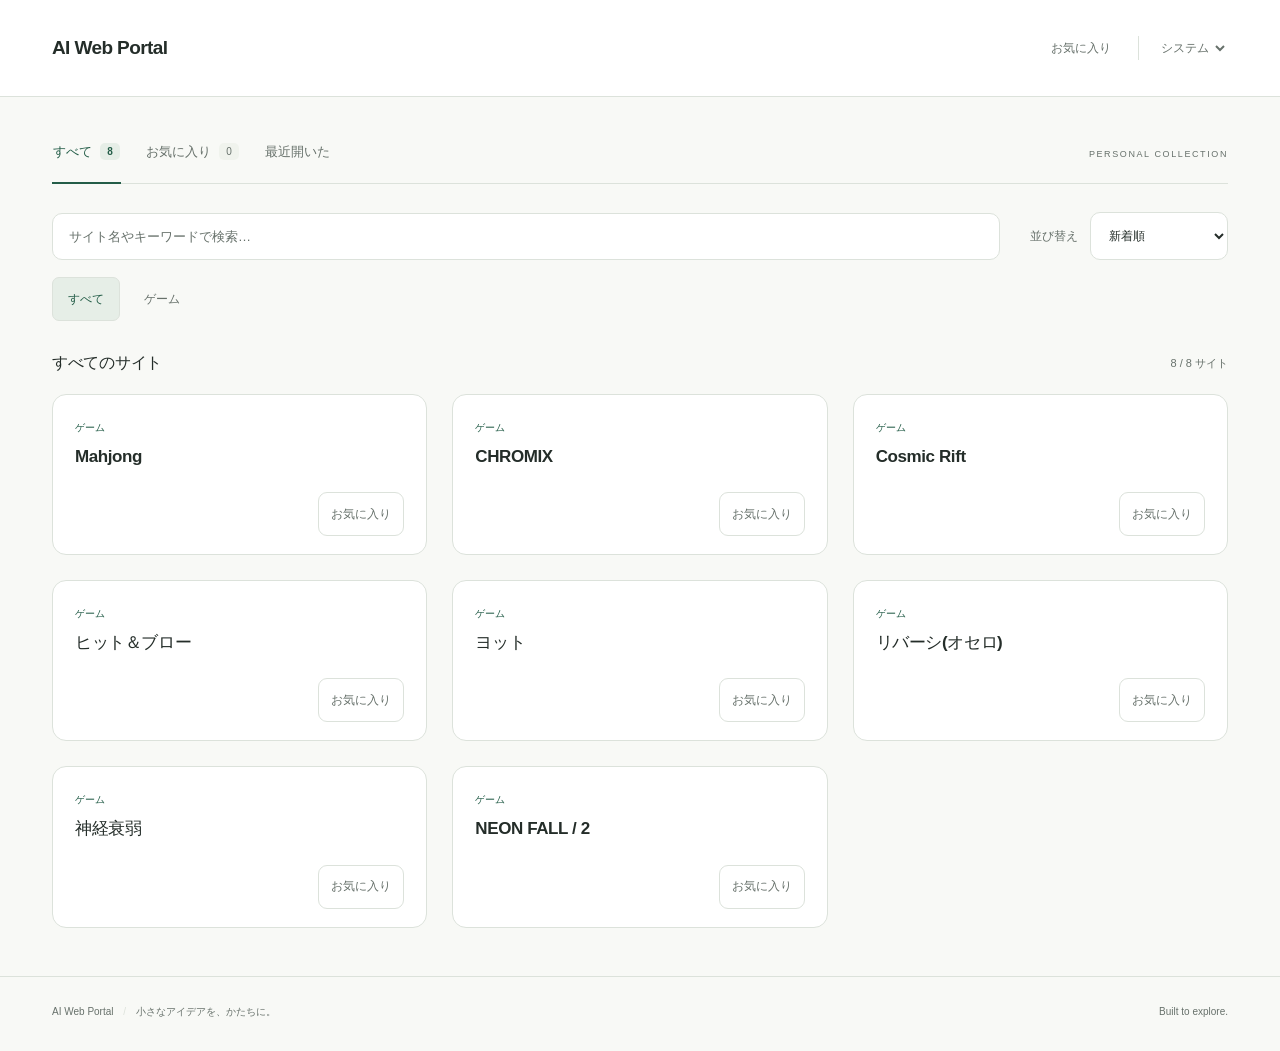
<file: index.html>
<!doctype html>
<html lang="ja">
  <head>
    <meta charset="UTF-8" />
    <meta name="viewport" content="width=device-width, initial-scale=1.0" />
    <meta name="description" content="AIでつくったWebサイト、ツール、ゲームをひとつの場所に。あなたのWebライブラリ。" />
    <meta name="color-scheme" content="light dark" />
    <title>AI Web Portal — Webライブラリ</title>
    <link rel="icon" href="data:," />
    <script>
      // First-paint read only. All writes and validated application reads live in storage.js.
      try {
        const mode = JSON.parse(localStorage.getItem('ai-web-portal:v1:theme'));
        document.documentElement.dataset.theme = ['light', 'dark'].includes(mode) ? mode : 'system';
      } catch { document.documentElement.dataset.theme = 'system'; }
    </script>
    <script type="module" crossorigin src="./assets/index-Ccn6QxGx.js"></script>
    <link rel="stylesheet" crossorigin href="./assets/index-cpfET-GO.css">
  </head>
  <body>
    <a class="skip-link" href="#main">コンテンツへ移動</a>
    <header class="site-header">
      <div class="header-inner">
        <h1 class="brand"><a href="./" aria-label="AI Web Portal ホーム">AI Web Portal</a></h1>
        <div class="header-actions">
          <button id="header-favorites" class="text-button" type="button" aria-label="お気に入りを表示">お気に入り</button>
          <span class="header-divider" aria-hidden="true"></span>
          <label class="theme-control"><span class="sr-only">カラーテーマ</span><select id="theme"><option value="system">システム</option><option value="light">ライト</option><option value="dark">ダーク</option></select></label>
        </div>
      </div>
    </header>
    <main id="main" class="main" tabindex="-1">
      <section class="library" aria-label="Webサイトライブラリ">
        <div class="library-heading">
          <nav class="view-nav" aria-label="ライブラリの表示">
            <button type="button" data-view="all" class="view-button" aria-pressed="true">すべて<span id="all-count" class="count">0</span></button>
            <button type="button" data-view="favorites" class="view-button" aria-pressed="false">お気に入り<span id="favorite-count" class="count">0</span></button>
            <button type="button" data-view="recent" class="view-button" aria-pressed="false">最近開いた</button>
          </nav>
          <span class="library-label">PERSONAL COLLECTION</span>
        </div>
        <div class="toolbar">
          <div class="search-field"><label class="sr-only" for="search">サイト名・説明を検索</label><input id="search" type="search" placeholder="サイト名やキーワードで検索…" autocomplete="off" maxlength="500" /><button id="clear-search" type="button" class="text-button" aria-label="検索文字列をクリア" hidden>クリア</button></div>
          <div class="sort-control"><label for="sort">並び替え</label><select id="sort"><option value="newest">新着順</option><option value="name-asc">名前の昇順</option><option value="name-desc">名前の降順</option><option value="recent">最近開いた順</option></select></div>
        </div>
        <div id="categories" class="categories" role="group" aria-label="カテゴリで絞り込み"></div>
        <div class="results-heading"><h2 id="results-title">すべてのサイト</h2><p id="result-count" role="status" aria-live="polite" aria-atomic="true">読み込み中…</p></div>
        <p id="storage-notice" class="notice" role="status" hidden>ブラウザへの保存が利用できません。お気に入り・履歴・テーマはこのページを開いている間だけ保持されます。</p>
        <div id="site-grid" class="site-grid" aria-label="サイト一覧" aria-busy="true"></div>
        <div id="empty-state" class="empty-state" hidden>
          <h3 id="empty-title">ライブラリは、ここから。</h3>
          <p id="empty-description">最初のサイトを追加すると、ここに表示されます。</p>
          <p id="empty-hint" class="empty-hint"><code>public/sites/サイト名/index.html</code></p>
          <button id="reset-filters" class="secondary-button" type="button" hidden>絞り込みをリセット</button>
          <button id="retry" class="secondary-button" type="button" hidden>もう一度読み込む</button>
        </div>
        <noscript><p class="notice">一覧を表示するにはJavaScriptを有効にしてください。各サイトは、それぞれのURLから直接開くこともできます。</p></noscript>
      </section>
    </main>
    <footer class="site-footer"><span>AI Web Portal<span class="footer-dot"> / </span>小さなアイデアを、かたちに。</span><span>Built to explore.</span></footer>
  </body>
</html>
</file>
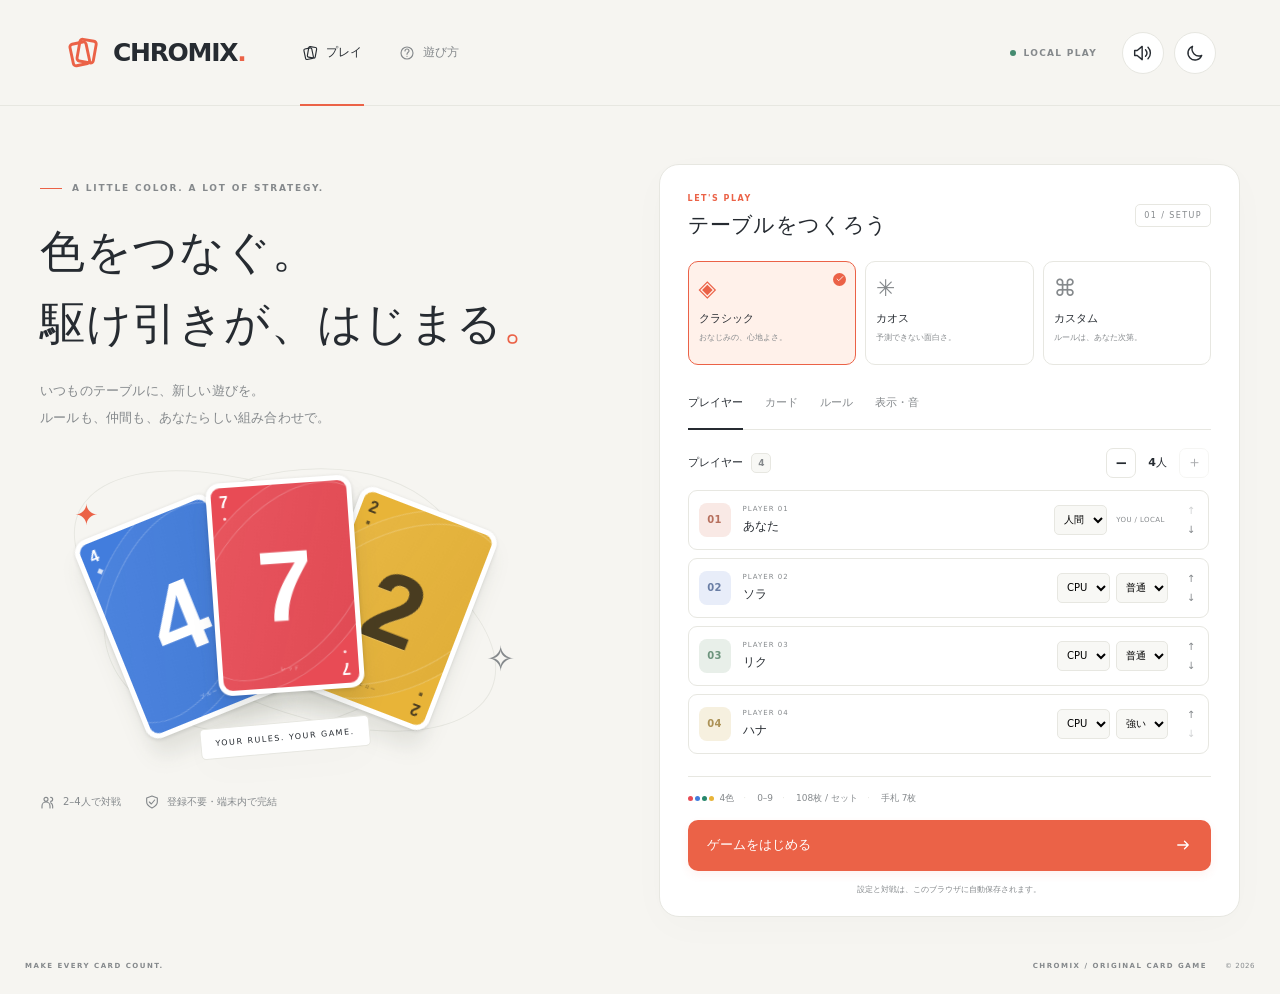
<file: sites/CHROMIX/index.html>
<!doctype html>
<html lang="ja">
<head>
  <meta charset="UTF-8">
  <meta name="viewport" content="width=device-width, initial-scale=1, viewport-fit=cover">
  <meta name="theme-color" content="#f6f5f1">
  <meta name="description" content="色をつなぐ、駆け引きがはじまる。2〜4人で遊べる、自由にカスタマイズできるオリジナルカードゲーム。">
  <title>CHROMIX — 色をつなぐ、駆け引きを楽しむ。</title>
  <link rel="icon" type="image/svg+xml" href="./assets/favicon.svg">
  <link rel="stylesheet" href="./styles.css">
  <script type="module" src="./js/ui.js"></script>
</head>
<body>
  <a class="skip-link" href="#main">メインコンテンツへ</a>
  <div id="app"></div>
  <div id="toast" role="status" aria-live="polite" aria-atomic="true"></div>
  <noscript>CHROMIXを遊ぶには、ブラウザのJavaScriptを有効にしてください。</noscript>
</body>
</html>
</file>
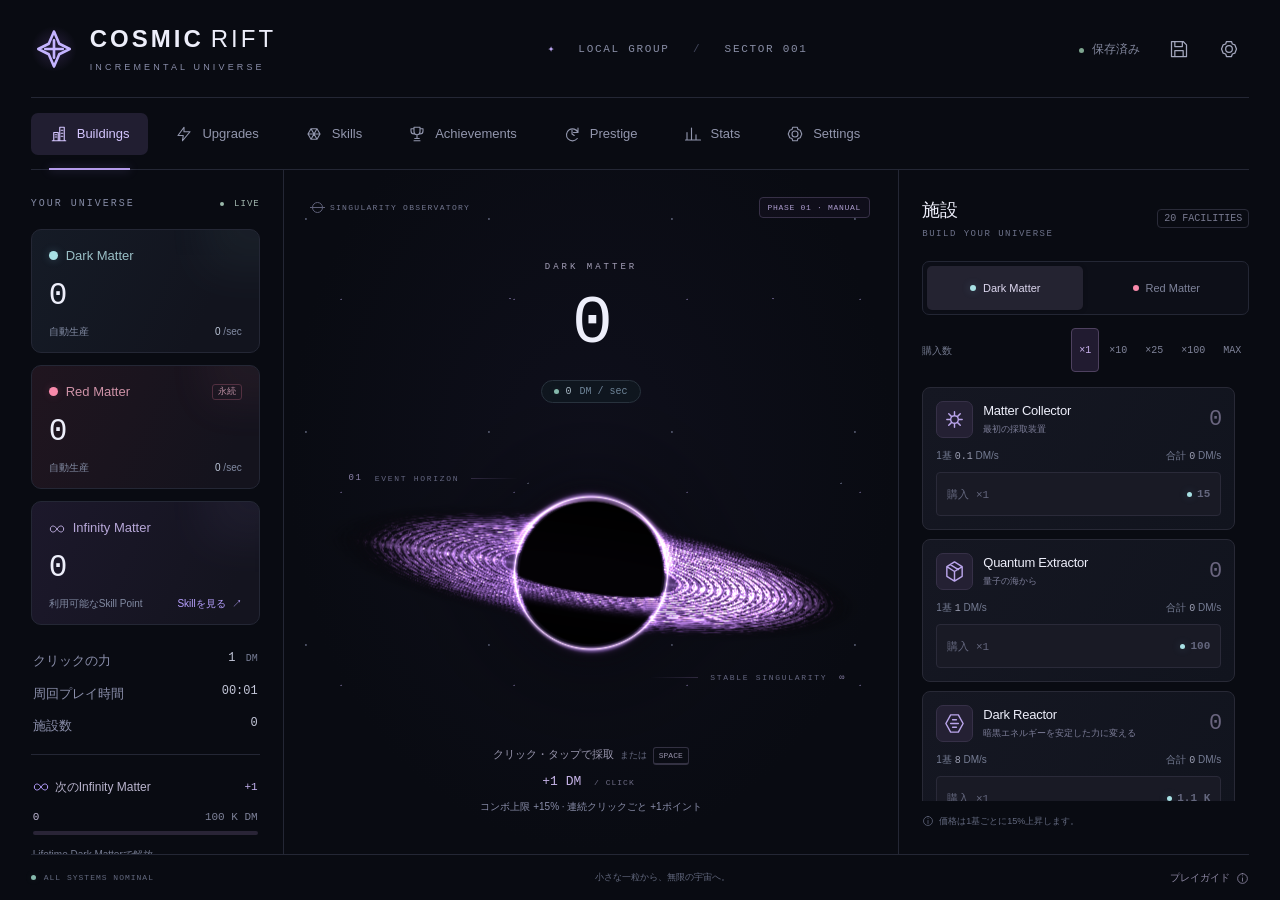
<file: sites/cosmic-rift/index.html>
<!doctype html>
<html lang="ja">
<head>
<meta charset="UTF-8"><meta name="viewport" content="width=device-width,initial-scale=1,viewport-fit=cover">
<meta name="theme-color" content="#090b12"><meta name="description" content="ブラックホールからDark Matterを採取し、銀河、次元、現実そのものを拡張する宇宙Incremental Game。">
<title>COSMIC RIFT — 宇宙の向こうへ</title>
<link rel="icon" href="./favicon.svg" type="image/svg+xml"><link rel="stylesheet" href="./styles.css?v=2.0-ui-quality">
<!-- Keep schema migrations and the facility table on the same release in browser caches. -->
<script type="importmap">{"imports":{
 "./js/rifts.mjs":"./js/rifts.mjs?v=2.0-ui-quality",
 "./js/rift-view.mjs":"./js/rift-view.mjs?v=2.0-ui-quality",
 "./js/infinite-skills.mjs":"./js/infinite-skills.mjs?v=2.0-ui-quality",
 "./js/skills-view.mjs":"./js/skills-view.mjs?v=2.0-ui-quality",
 "./js/prestige.mjs":"./js/prestige.mjs?v=2.0-ui-quality",
 "./js/research.mjs":"./js/research.mjs?v=2.0-ui-quality",
 "./js/shop-ui.mjs":"./js/shop-ui.mjs?v=2.0-ui-quality",
 "./js/upgrades-view.mjs":"./js/upgrades-view.mjs?v=2.0-ui-quality",
 "./js/config.mjs":"./js/config.mjs?v=2.0-ui-quality",
 "./js/number.mjs":"./js/number.mjs?v=2.0-ui-quality",
 "./js/engine.mjs":"./js/engine.mjs?v=2.0-ui-quality",
 "./js/save.mjs":"./js/save.mjs?v=2.0-ui-quality",
 "./js/clock.mjs":"./js/clock.mjs?v=2.0-ui-quality",
 "./js/statistics.mjs":"./js/statistics.mjs?v=2.0-ui-quality",
 "./js/icons.mjs":"./js/icons.mjs?v=2.0-ui-quality",
 "./js/scene.mjs":"./js/scene.mjs?v=2.0-ui-quality"
}}</script>
</head>
<body>
<div class="app-shell">
<header class="app-header">
 <a class="brand" href="./" aria-label="Cosmic Rift ホーム"><span class="brand-mark" data-icon="rift"></span><span>COSMIC<span class="brand-light">RIFT</span><small>INCREMENTAL UNIVERSE</small></span></a>
 <div class="header-coordinate"><span class="tiny-star">✦</span> LOCAL GROUP <span class="coordinate-divider">/</span> SECTOR <span id="sector-number">001</span></div>
 <div class="header-actions"><span class="save-status" id="save-status">自動保存 待機中</span><button id="manual-save" class="icon-button" aria-label="手動セーブ" title="手動セーブ" data-icon="save"></button><button class="icon-button" data-view="settings" aria-label="設定" title="設定" data-icon="settings"></button></div>
</header>
<nav class="navigation" aria-label="ゲームメニュー" id="navigation"></nav>
<div id="save-protection" class="save-protection" role="alert" hidden><p id="save-protection-text"></p><button class="secondary-button" data-action="export">この画面の進行をExport</button><button class="primary-button" data-action="reload-protected">保存済みデータを再読み込み</button></div>
<main class="workspace" id="workspace">
 <aside class="observatory" aria-label="主要ステータス">
  <div class="section-eyebrow">YOUR UNIVERSE <span class="live-label"><i></i> LIVE</span></div>
  <div class="resource-card dark-resource"><div class="resource-label"><span class="matter-dot"></span> Dark Matter</div><strong id="dm-value">0</strong><div class="resource-foot"><span>自動生産</span><span><b id="dps-value">0</b> /sec</span></div></div>
  <div class="resource-card red-resource"><div class="resource-label"><span class="matter-dot"></span> Red Matter <span class="permanent-tag">永続</span></div><strong id="rm-value">0</strong><div class="resource-foot"><span>自動生産</span><span><b id="rmps-value">0</b> /sec</span></div></div>
  <div class="resource-card infinity-resource"><div class="resource-label"><span data-icon="infinity"></span> Infinity Matter</div><strong id="im-value">0</strong><div class="resource-foot"><span>利用可能なSkill Point</span><button class="text-button" data-view="skills">Skillを見る <span>↗</span></button></div></div>
  <div class="telemetry"><div><span>クリックの力</span><b><span id="click-value">1</span> <small>DM</small></b></div><div><span>周回プレイ時間</span><b id="run-time">00:00</b></div><div><span>施設数</span><b id="building-total">0</b></div></div>
  <div class="infinity-goal"><div class="goal-heading"><span data-icon="infinity"></span><b>次のInfinity Matter</b><span>+1</span></div><div class="goal-values"><span id="lifetime-value">0</span><span id="infinity-goal">100 K DM</span></div><div class="progress-track" role="progressbar" aria-label="次のInfinity Matter" aria-valuemin="0" aria-valuemax="100" id="infinity-progress"><i></i></div><p>Lifetime Dark Matterで解放。<br>宇宙を再生しても進行は残ります。</p></div>
  <button class="prestige-hint" data-view="prestige"><span class="prestige-icon" data-icon="prestige"></span><span><b id="prestige-side-title">次の宇宙を、もっと速く。</b><small id="prestige-side-text">1 M DMでPrestigeを解放</small></span><span>↗</span></button>
  <div class="sidebar-bottom"><span>OBSERVATORY ONLINE</span><span>v2.0</span></div>
 </aside>
 <section class="stage" aria-label="ブラックホール観測エリア" id="stage">
  <div class="stage-topline"><span><i class="crosshair"></i> SINGULARITY OBSERVATORY</span><span class="phase-badge" id="phase">PHASE 01 · MANUAL</span></div>
  <div class="matter-readout"><span class="eyebrow">DARK MATTER</span><h1 id="main-dm">0</h1><div class="production-pill"><span class="pulse-dot"></span><span id="main-dps">0</span><span>DM / sec</span></div></div>
  <div class="blackhole-area" id="blackhole-area"><div id="fever-frame" class="fever-frame" aria-hidden="true"></div><div class="orbit-label orbit-label-top"><span>01</span> EVENT HORIZON <i></i></div><button class="blackhole-button" id="blackhole" aria-label="ブラックホールからDark Matterを採取"><canvas id="blackhole-canvas" aria-hidden="true"></canvas><span class="blackhole-focus"></span></button><div class="orbit-label orbit-label-bottom"><i></i> STABLE SINGULARITY <span>∞</span></div><div id="click-popups" aria-hidden="true"></div><button id="rift-button" class="rift-button" aria-label="Cosmic Riftを捕捉" hidden><span class="rift-shape">✧</span><span>COSMIC RIFT</span><small>タップして捕捉</small></button></div>
  <div class="interaction-guide"><span class="click-hint">クリック・タップで採取</span><span class="keyboard-hint">または <kbd>SPACE</kbd></span><div class="click-yield">+<b id="yield-value">1</b> DM <span>/ CLICK</span><span id="combo-label"></span></div></div>
  <p class="combo-spec" id="combo-spec"></p>
  <div class="active-effects" id="active-effects" aria-label="発動中の効果"></div>
  <div class="next-objective" id="next-objective"></div>
  <div class="event-log"><div class="log-title"><span data-icon="stats"></span> TRANSMISSION LOG <span class="log-line"></span></div><div id="event-log"><p><time>00:00</time><span>観測を開始。最初のDark Matterを採取しよう。</span></p></div></div>
  <div class="stage-footer"><span>THE UNIVERSE HAS NO FINISH LINE.</span><span>✧</span></div>
 </section>
 <section class="shop" id="shop" aria-label="施設とゲームメニュー"><div id="shop-content"></div></section>
</main>
<footer class="app-footer"><span><i class="pulse-dot"></i> ALL SYSTEMS NOMINAL</span><span>小さな一粒から、無限の宇宙へ。</span><button class="text-button" id="help-button">プレイガイド <span data-icon="info"></span></button></footer>
</div>
<button class="return-to-hole" id="return-to-hole" data-action="observe" hidden><span data-icon="blackhole"></span><span>ブラックホールへ</span></button>
<div class="toast-stack" id="toasts" role="status" aria-live="polite"></div>
<dialog id="game-dialog"><div class="dialog-top"><span class="eyebrow" id="dialog-eyebrow">OBSERVATORY</span><button class="icon-button" id="dialog-close" aria-label="閉じる" data-icon="close"></button></div><div id="dialog-content"></div></dialog>
<input type="file" id="import-file" accept=".json,application/json" hidden>
<script type="module" src="./js/app.mjs?v=2.0-ui-quality"></script>
<noscript><p class="noscript">このゲームを遊ぶにはJavaScriptを有効にしてください。</p></noscript>
</body></html>
</file>
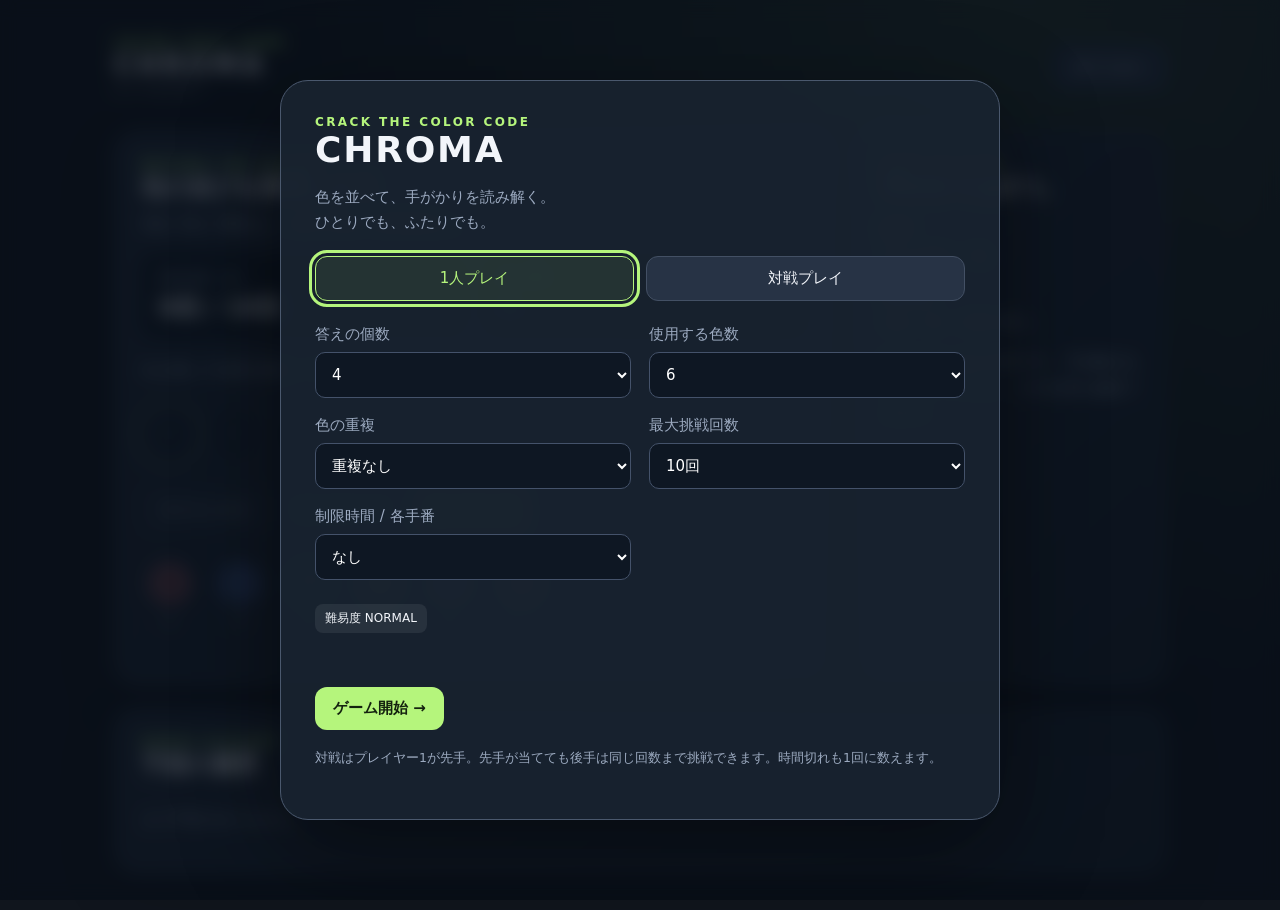
<file: sites/hit-and-blow/index.html>
<!doctype html>
<html lang="ja"><meta charset="utf-8"><meta name="viewport" content="width=device-width,initial-scale=1"><title>CHROMA — ヒット＆ブロー</title>
<style>
:root{color-scheme:dark;--bg:#10151d;--panel:#1a2230;--muted:#9caac0;--accent:#b5f57c}*{box-sizing:border-box}body{margin:0;background:radial-gradient(ellipse at 80% 0,#26352f,transparent 55%),var(--bg);color:#f2f5fa;font:15px system-ui,sans-serif;min-height:100vh}button,select{font:inherit}button{cursor:pointer;border:1px solid #435064;background:#273345;color:inherit;border-radius:12px;padding:12px 18px;transition:background .15s,transform .15s}button:hover:enabled{background:#394b61;transform:translateY(-2px)}button:disabled{opacity:.35;cursor:not-allowed}button:focus-visible,select:focus-visible{outline:3px solid var(--accent);outline-offset:3px}.primary{background:var(--accent);color:#14220f;border:0;font-weight:750}.primary:hover:enabled{background:#d0ffa8}main{max-width:1100px;margin:auto;padding:36px 24px}header{display:flex;align-items:center;justify-content:space-between;margin-bottom:32px}h1{letter-spacing:.15em;margin:0;font-size:26px}h2{margin:0 0 12px}p{line-height:1.7}.eyebrow{color:var(--accent);letter-spacing:.2em;font-size:12px;font-weight:800}.muted,small{color:var(--muted)}.layout{display:grid;grid-template-columns:1fr 310px;gap:22px}.panel{background:linear-gradient(140deg,#202a39,#18212d);border:1px solid #354053;border-radius:24px;padding:26px;box-shadow:0 16px 60px #0002}.stats{display:flex;gap:12px;flex-wrap:wrap;margin:20px 0}.stat{background:#0f1722;padding:14px 18px;border-radius:14px;flex:1;min-width:110px}.stat strong{display:block;font-size:24px;margin-top:5px}.slots{display:flex;gap:10px;flex-wrap:wrap;margin:22px 0;min-height:60px}.slot{width:56px;height:56px;border:2px dashed #566174;border-radius:50%;padding:4px;background:#101824;display:grid;place-items:center}.slot.selected{outline:2px solid var(--accent);outline-offset:4px}.chip{width:44px;height:44px;border-radius:50%;display:grid;place-items:center;background:var(--c);color:var(--ink);font-weight:800;border:2px solid #ffffff65;box-shadow:inset 0 -5px 8px #0003,0 4px 8px #0003}.palette{display:flex;gap:12px;flex-wrap:wrap;margin:22px 0}.colorbtn{padding:7px;border:0;background:transparent;display:flex;flex-direction:column;align-items:center;gap:7px;font-size:12px}.actions{display:flex;gap:10px;flex-wrap:wrap}.history{max-height:440px;overflow:auto;padding-right:4px}.row{padding:15px 0;border-bottom:1px solid #364152;display:flex;align-items:center;gap:14px;flex-wrap:wrap;animation:appear .3s ease}.row .chip{width:30px;height:30px;font-size:11px}.sequence{display:flex;gap:6px;flex-wrap:wrap}.score{margin-left:auto;font-weight:800;white-space:nowrap}.hit{color:var(--accent)}.blow{color:#8dbdff}.badge{padding:6px 10px;background:#ffffff12;border-radius:8px;font-size:12px}.overlay{position:fixed;inset:0;background:#070e18b8;backdrop-filter:blur(9px);display:flex;align-items:center;justify-content:center;padding:24px;z-index:10;overflow:auto}.dialog{width:min(720px,100%);max-height:94vh;overflow:auto;background:#192330ee;border:1px solid #4a586d;border-radius:28px;padding:34px;box-shadow:0 30px 100px #0007}.dialog h2{font-size:36px;letter-spacing:.05em}.settings{display:grid;grid-template-columns:repeat(2,1fr);gap:18px;margin:24px 0}label{display:flex;flex-direction:column;gap:8px;color:var(--muted)}select{padding:12px;border-radius:10px;background:#0e1723;color:#fff;border:1px solid #44526a}.modes{display:flex;gap:12px;margin-top:20px}.modes button{flex:1}.modes .active{border-color:var(--accent);color:var(--accent);background:#b5f57c15}.error{color:#ffb3a9;min-height:24px}.hidden{display:none!important}.pop{animation:pop .25s ease}.success{animation:glow .6s ease}.timerlow{color:#ffac9d}@keyframes pop{from{transform:translateY(16px) scale(.7);opacity:0}to{transform:none;opacity:1}}@keyframes appear{from{transform:translateY(-8px);opacity:0}to{transform:none;opacity:1}}@keyframes glow{50%{box-shadow:0 0 45px #b5f57c66}}@media(max-width:760px){main{padding:20px 14px}.layout{grid-template-columns:1fr}.dialog{padding:24px}.panel{padding:20px}.slot{width:48px;height:48px}.slot .chip{width:36px;height:36px}.settings{gap:12px}.dialog h2{font-size:28px}}@media(prefers-reduced-motion:reduce){*{animation:none!important;transition:none!important}}
</style>
<main><header><div><div class="eyebrow">COLOR LOGIC GAME</div><h1>CHROMA</h1><small>ヒット＆ブロー</small></div><button id="exit">タイトルへ</button></header><div class="layout"><section class="panel" id="board"><div class="eyebrow" id="phase">DECODE THE COLORS</div><h2 id="turn">色の並びを推理しよう</h2><div class="muted" id="summary">4個 / 6色 / 重複なし / 最大10回</div><div class="stats"><div class="stat"><small>挑戦回数 / 残り</small><strong id="attempts">—</strong></div><div class="stat"><small>残り時間</small><strong id="timer">—</strong></div></div><p id="hint" class="muted">色を選んで、隠された組み合わせを解読。</p><div class="slots" id="slots"></div><div class="actions"><button id="remove">選択色を削除</button><button id="clear">すべてクリア</button><button class="primary" id="submit">予想を確定</button></div><div class="palette" id="palette"></div><div id="feedback" aria-live="polite"></div></section><aside class="panel"><div class="eyebrow">HOW TO PLAY</div><h2>手がかりは2つ。</h2><p><b class="hit">HIT</b><br><span class="muted">色も位置も一致。</span></p><p><b class="blow">BLOW</b><br><span class="muted">色は一致、位置が違う。</span></p><p class="muted">駒の番号は色の目印です。予想欄の丸をクリックすると、その位置を編集できます。</p><div id="players"></div></aside></div><section class="panel" style="margin-top:22px"><div class="eyebrow">GUESS HISTORY</div><h2 id="historyTitle">予想の履歴</h2><div id="history" class="history"><p class="muted">ここに推理の記録が並びます。</p></div></section></main>
<div class="overlay" id="overlay"><div class="dialog" id="dialog"></div></div>
<script>
'use strict';
const COLORS=[['赤','#f16b72','#251016'],['青','#537be7','#fff'],['緑','#4cb889','#10251c'],['黄','#f0d664','#30280d'],['紫','#a67dde','#22152d'],['オレンジ','#f5a259','#33200d'],['水色','#6cd9e5','#0d2930'],['ピンク','#f3a8d4','#31142a'],['白','#ecf0f6','#27303c'],['黒','#252934','#fff']];
const $=id=>document.getElementById(id);let cfg={mode:'solo',length:4,colors:6,repeat:false,max:10,time:0};let game=null,draft=[],selected=0,phase='title',locked=false,deadline=0,interval=null,token=0;
// Count exact matches first, then intersect only the unmatched color frequencies.
function judge(answer,guess){let hit=0,a={},g={};for(let i=0;i<answer.length;i++){if(answer[i]===guess[i])hit++;else{a[answer[i]]=(a[answer[i]]||0)+1;g[guess[i]]=(g[guess[i]]||0)+1}}let blow=0;for(const c in g)blow+=Math.min(g[c],a[c]||0);return{hit,blow}}
function randomAnswer(c){let pool=Array.from({length:c.colors},(_,i)=>i),out=[];for(let i=0;i<c.length;i++){const n=Math.floor(Math.random()*pool.length);out.push(pool[n]);if(!c.repeat)pool.splice(n,1)}return out}
function chip(c,cls=''){const [name,color,ink]=COLORS[c];return `<span class="chip ${cls}" style="--c:${color};--ink:${ink}" title="${name}" aria-label="${name}">${c+1}</span>`}
function sequence(a){return `<div class="sequence">${a.map(c=>chip(c)).join('')}</div>`}
function summary(){return `${cfg.length}個 / ${cfg.colors}色 / ${cfg.repeat?'重複あり':'重複なし'} / ${cfg.max?'最大'+cfg.max+'回':'回数無制限'} / ${cfg.time?cfg.time+'秒/手番':'時間制限なし'}`}
function difficulty(){let possibilities=1;for(let i=0;i<cfg.length;i++)possibilities*=cfg.repeat?cfg.colors:Math.max(1,cfg.colors-i);let score=Math.log10(possibilities)+(cfg.repeat?.35:0)+(cfg.max?Math.max(-.6,(10-cfg.max)*.12):-.8)+(cfg.time?Math.max(0,(90-cfg.time)/100):0);return score<2.5?'EASY':score<4?'NORMAL':score<6?'HARD':'EXTREME'}
function stopTimer(){clearInterval(interval);interval=null;deadline=0}
function hideOverlay(){$('overlay').classList.add('hidden');$('board').inert=false}
function overlay(html){$('board').inert=true;$('dialog').innerHTML=html;$('overlay').classList.remove('hidden');$('dialog').querySelector('button,select')?.focus()}
function title(){token++;stopTimer();game=null;phase='title';locked=false;draft=[];render();overlay(`<div class="eyebrow">CRACK THE COLOR CODE</div><h2>CHROMA</h2><p class="muted">色を並べて、手がかりを読み解く。<br>ひとりでも、ふたりでも。</p><div class="modes"><button data-mode="solo">1人プレイ</button><button data-mode="duel">対戦プレイ</button></div><div class="settings">${selectHTML('length','答えの個数',[3,4,5,6,7,8],cfg.length)}${selectHTML('colors','使用する色数',[4,5,6,7,8,10],cfg.colors)}${selectHTML('repeat','色の重複',[[0,'重複なし'],[1,'重複あり']],+cfg.repeat)}${selectHTML('max','最大挑戦回数',[[5,'5回'],[8,'8回'],[10,'10回'],[12,'12回'],[15,'15回'],[0,'無制限']],cfg.max)}${selectHTML('time','制限時間 / 各手番',[[0,'なし'],[30,'30秒'],[60,'60秒'],[90,'90秒'],[120,'120秒']],cfg.time)}</div><div class="actions"><span class="badge" id="difficulty"></span></div><p class="error" id="error" aria-live="polite"></p><button class="primary" id="start">ゲーム開始 →</button><p class="muted"><small>対戦はプレイヤー1が先手。先手が当てても後手は同じ回数まで挑戦できます。時間切れも1回に数えます。</small></p>`);document.querySelectorAll('[data-mode]').forEach(b=>{b.onclick=()=>{cfg.mode=b.dataset.mode;updateSettings()}});document.querySelectorAll('.settings select').forEach(s=>s.onchange=()=>{cfg[s.id]=s.id==='repeat'?!!Number(s.value):Number(s.value);updateSettings()});$('start').onclick=start;updateSettings()}
function selectHTML(id,label,values,val){return `<label>${label}<select id="${id}">${values.map(v=>{const [n,text]=Array.isArray(v)?v:[v,v];return `<option value="${n}" ${n===val?'selected':''}>${text}</option>`}).join('')}</select></label>`}
function updateSettings(){document.querySelectorAll('[data-mode]').forEach(b=>b.classList.toggle('active',b.dataset.mode===cfg.mode));$('difficulty').textContent='難易度 '+difficulty();const invalid=!cfg.repeat&&cfg.length>cfg.colors;$('error').textContent=invalid?'重複なしでは、使用色数を答えの個数以上にしてください。':'';$('start').disabled=invalid}
function start(){token++;stopTimer();game={answers:[null,null],hist:[[],[]],solved:[false,false],player:0,started:0,elapsed:0};locked=false;draft=[];selected=0;if(cfg.mode==='solo'){game.answers[1]=randomAnswer(cfg);game.started=Date.now();hideOverlay();beginTurn()}else{handoff('プレイヤー1へ','相手に画面が見えないことを確認して、秘密の色を設定してください。',()=>setup(0))}}
function handoff(titleText,text,fn){stopTimer();phase='handoff';draft=[];render();$('history').innerHTML='<p class="muted">交代後に現在のプレイヤーの履歴が表示されます。</p>';overlay(`<div class="eyebrow">PASS THE SCREEN</div><h2>${titleText}</h2><p class="muted">${text}</p><button class="primary" id="ready">準備できた →</button>`);$('ready').onclick=()=>{hideOverlay();fn()}}
function setup(p){phase='setup';game.player=p;draft=[];selected=0;locked=false;render()}
function beginTurn(){phase='play';draft=[];selected=0;locked=false;render();if(cfg.time){deadline=Date.now()+cfg.time*1000;tick();interval=setInterval(tick,100)}}
function tick(){if(phase!=='play'||locked)return;const remain=Math.max(0,deadline-Date.now());$('timer').textContent=(remain/1000).toFixed(1)+'s';$('timer').classList.toggle('timerlow',remain<10000);if(remain<=0)resolveGuess(true)}
function editable(){return !locked&&(phase==='setup'||phase==='play')}
function add(c){if(!editable())return;if(phase==='play'&&deadline&&Date.now()>=deadline){resolveGuess(true);return}if(!cfg.repeat&&draft.some((v,i)=>v===c&&i!==selected))return;draft[selected]=c;const next=draft.findIndex(v=>v===undefined);selected=next>=0?next:Math.min(cfg.length-1,selected+1);renderEditor(true)}
function renderEditor(animate=false){$('slots').innerHTML=Array.from({length:cfg.length},(_,i)=>`<button class="slot ${i===selected?'selected':''}" data-slot="${i}" aria-label="${i+1}番目${draft[i]===undefined?' 未選択':' '+COLORS[draft[i]][0]}">${draft[i]===undefined?'<span class="muted">'+(i+1)+'</span>':chip(draft[i],animate?'pop':'')}</button>`).join('');document.querySelectorAll('[data-slot]').forEach(b=>{b.disabled=!editable();b.onclick=()=>{selected=Number(b.dataset.slot);renderEditor()}});$('palette').innerHTML=COLORS.slice(0,cfg.colors).map((c,i)=>`<button class="colorbtn" data-color="${i}" ${!editable()||(!cfg.repeat&&draft.some((v,j)=>v===i&&j!==selected))?'disabled':''}>${chip(i)}<span>${c[0]}</span></button>`).join('');document.querySelectorAll('[data-color]').forEach(b=>b.onclick=()=>add(Number(b.dataset.color)));$('submit').disabled=!editable()||Array.from({length:cfg.length},(_,i)=>draft[i]).some(v=>v===undefined);$('remove').disabled=!editable()||draft[selected]===undefined;$('clear').disabled=!editable()||!draft.some(v=>v!==undefined);$('submit').textContent=phase==='setup'?'秘密の色を決定':'予想を確定'}
function render(){const p=game?.player||0;$('summary').textContent=summary();$('phase').textContent=phase==='setup'?'SET YOUR SECRET':'DECODE THE COLORS';$('turn').textContent=phase==='setup'?`プレイヤー${p+1}：秘密の色を設定`:phase==='play'?(cfg.mode==='duel'?`プレイヤー${p+1}の手番`:'隠された色を推理しよう'):phase==='result'?'ゲーム終了':'色の並びを推理しよう';$('hint').textContent=phase==='setup'?'相手が当てる答えを作成します。決定すると画面から隠れます。':'丸を選んで位置を指定 → 下の色をクリック。すべて埋めたら確定。';const n=game?.hist[p].length||0;$('attempts').textContent=`${n}回 / ${cfg.max?Math.max(0,cfg.max-n)+'回':'∞'}`;$('timer').textContent=phase==='play'&&cfg.time?cfg.time+'s':'—';$('timer').classList.remove('timerlow');$('feedback').innerHTML='';$('players').innerHTML=cfg.mode==='duel'&&game?`<p class="muted">P1：${game.hist[0].length}回　P2：${game.hist[1].length}回</p>`:'';renderEditor();renderHistory()}
function renderHistory(){const p=game?.player||0;$('historyTitle').textContent=cfg.mode==='duel'?`プレイヤー${p+1}の予想履歴`:'予想の履歴';const hist=game?.hist[p]||[];$('history').innerHTML=hist.length?hist.map((r,i)=>`<div class="row"><small>${i+1}回目</small>${r.timeout?'<span class="muted">時間切れ（失敗）</span>':sequence(r.guess)}<div class="score">${r.timeout?'—':`<span class="hit">${r.hit} HIT</span>　<span class="blow">${r.blow} BLOW</span>`}</div></div>`).reverse().join(''):'<p class="muted">まだ予想がありません。</p>';$('history').scrollTop=0}
function submit(){if(!editable()||Array.from({length:cfg.length},(_,i)=>draft[i]).some(v=>v===undefined))return;if(phase==='setup'){game.answers[game.player]=draft.slice();if(game.player===0)handoff('設定完了。プレイヤー2へ','秘密の色を隠しました。プレイヤー1は画面から目を離してください。',()=>setup(1));else handoff('両者の設定が完了','プレイヤー1へ交代してください。準備できたら第1ラウンドを開始します。',()=>{game.player=0;game.started=Date.now();beginTurn()});return}resolveGuess(!!deadline&&Date.now()>=deadline)}
function resolveGuess(timeout){if(phase!=='play'||locked)return;locked=true;stopTimer();hideOverlay();const p=game.player;const r=timeout?{timeout:true,guess:[]}:{...judge(game.answers[1-p],draft),guess:draft.slice(),timeout:false};game.hist[p].push(r);game.solved[p]=r.hit===cfg.length;renderEditor();renderHistory();$('feedback').innerHTML=timeout?'<p class="error">時間切れ。この手番は失敗です。</p>':`<p class="pop score"><span class="hit">${r.hit} HIT</span>　<span class="blow">${r.blow} BLOW</span>${game.solved[p]?'　✦ 正解！':''}</p>`;if(game.solved[p])$('board').classList.add('success');const current=token;setTimeout(()=>{if(current!==token)return;$('board').classList.remove('success');if(cfg.mode==='solo'){if(game.solved[0]||(cfg.max&&game.hist[0].length>=cfg.max))finish();else beginTurn();return}if(p===1&&(game.solved.some(Boolean)||(cfg.max&&game.hist[1].length>=cfg.max))){finish();return}game.player=1-p;handoff(`プレイヤー${game.player+1}へ`,game.solved[0]?'先手が正解しました。後手にも同じ回数の挑戦があります。':'画面を交代してください。準備完了から制限時間が始まります。',beginTurn)},700)}
function finish(){stopTimer();phase='result';locked=true;game.elapsed=Date.now()-game.started;render();let text;if(cfg.mode==='solo')text=`<div class="eyebrow">${game.solved[0]?'CODE CRACKED':'GAME OVER'}</div><h2>${game.solved[0]?'CLEAR ✦':'FAILED'}</h2><p>正解</p>${sequence(game.answers[1])}<p>挑戦回数：${game.hist[0].length}回<br>経過時間：${formatTime(game.elapsed)}</p>`;else{const winner=game.solved[0]===game.solved[1]?'引き分け':`プレイヤー${game.solved[0]?1:2}の勝ち`;text=`<div class="eyebrow">MATCH RESULT</div><h2>${winner}</h2><p>プレイヤー1の秘密（プレイヤー2が推理）</p>${sequence(game.answers[0])}<p>プレイヤー2の秘密（プレイヤー1が推理）</p>${sequence(game.answers[1])}<p>P1：${game.hist[0].length}回 / P2：${game.hist[1].length}回<br>経過時間：${formatTime(game.elapsed)}</p>`}overlay(text+`<p class="muted">${summary()}</p><div class="actions"><button class="primary" id="again">同じ設定でもう一度</button><button id="change">設定を変更して遊ぶ</button><button id="back">タイトルへ戻る</button></div>`);$('again').onclick=start;$('change').onclick=title;$('back').onclick=title}
function formatTime(ms){let s=Math.floor(ms/1000);return `${Math.floor(s/60)}分${s%60}秒`}
$('submit').onclick=submit;$('remove').onclick=()=>{if(editable()){delete draft[selected];renderEditor()}};$('clear').onclick=()=>{if(editable()){draft=[];selected=0;renderEditor()}};$('exit').onclick=()=>{if(phase==='title'||phase==='result'){title();return}overlay('<h2>ゲームを終了？</h2><p class="muted">現在のゲームの記録は破棄されます。制限時間はこの確認中も進みます。</p><div class="actions"><button id="cancel">続ける</button><button id="quit">タイトルへ戻る</button></div>');$('cancel').onclick=hideOverlay;$('quit').onclick=title};document.addEventListener('keydown',e=>{if(!$('overlay').classList.contains('hidden')||!editable())return;if(e.key==='Enter'){e.preventDefault();submit()}else if(e.key==='Backspace'){e.preventDefault();delete draft[selected];renderEditor()}});title();
</script></html>
</file>
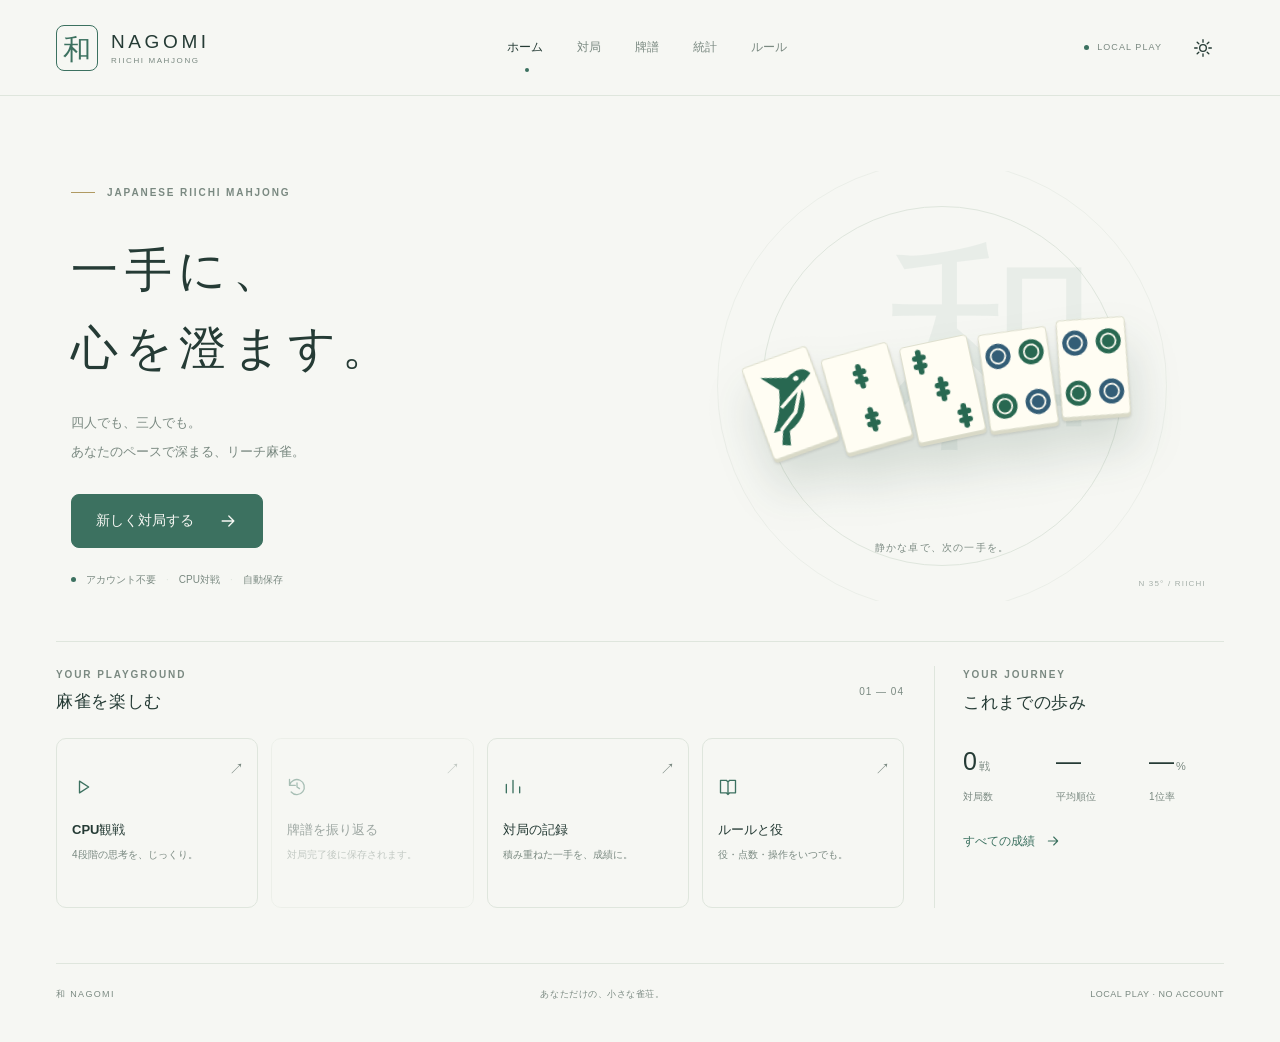
<file: sites/Mahjong/index.html>
<!doctype html>
<html lang="ja">
<head>
  <meta charset="UTF-8"><meta name="viewport" content="width=device-width, initial-scale=1, viewport-fit=cover">
  <meta name="theme-color" content="#142c28"><meta name="description" content="和 NAGOMI — ブラウザだけで楽しむリーチ麻雀。四麻・三麻、CPU対戦、牌譜と統計。">
  <title>和 NAGOMI — リーチ麻雀</title>
  <link rel="stylesheet" href="./assets/styles.css">
</head>
<body><div id="app"></div><dialog id="modal" aria-label="メニュー"></dialog><div id="toast" role="status" aria-live="polite"></div><script type="module" src="./assets/main.js"></script></body>
</html>
</file>
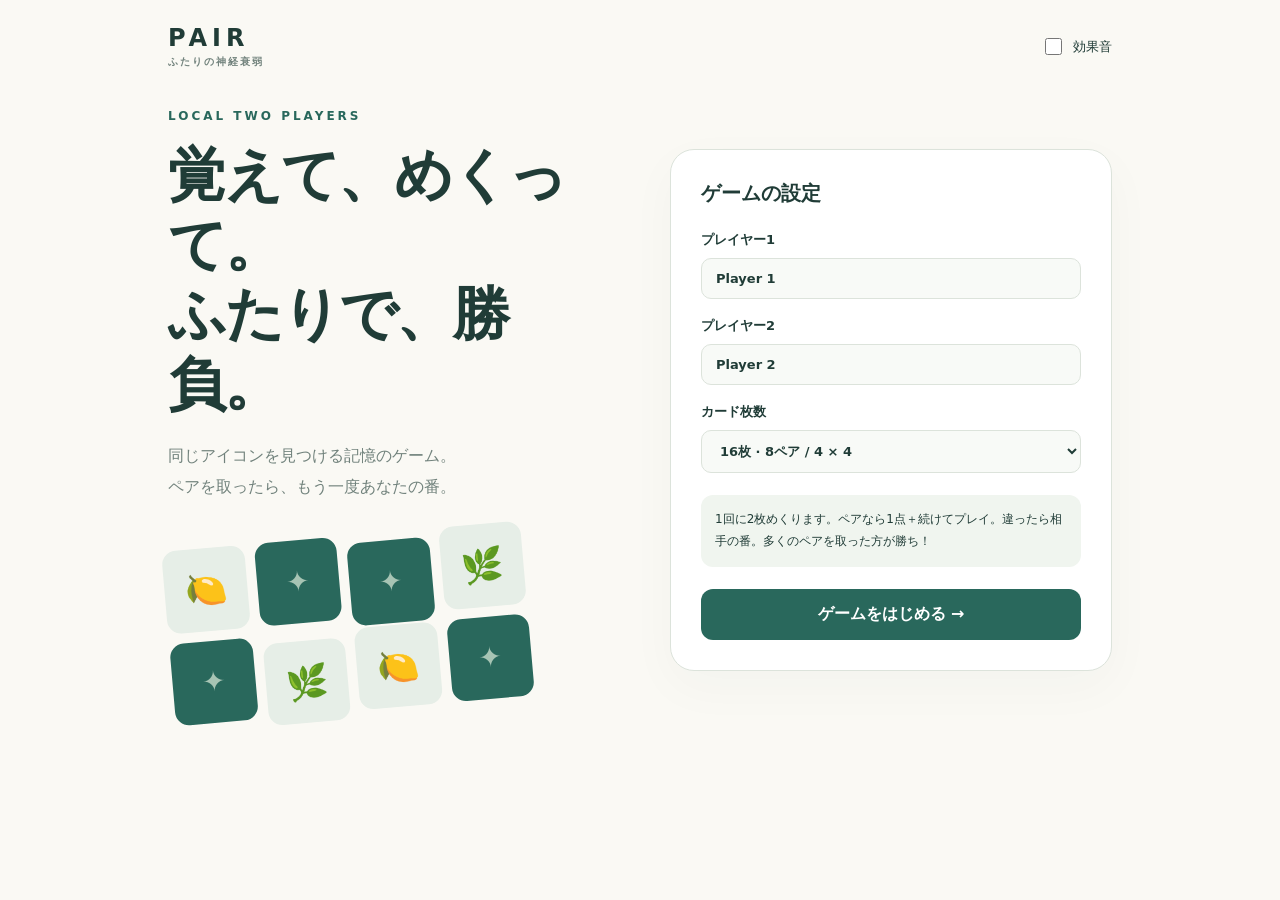
<file: sites/memory-pairs/index.html>
<!doctype html>
<html lang="ja">
<head>
<meta charset="utf-8"><meta name="viewport" content="width=device-width,initial-scale=1">
<meta name="color-scheme" content="light dark">
<title>PAIR — ふたりの神経衰弱</title>
<script>
// Share the portal preference; otherwise follow the operating system.
function syncTheme(){
  let theme='system';
  try{const saved=JSON.parse(localStorage.getItem('ai-web-portal:v1:theme'));if(saved==='light'||saved==='dark')theme=saved}catch{}
  document.documentElement.dataset.theme=theme;
}
syncTheme();
window.addEventListener('storage',event=>{if(event.key==='ai-web-portal:v1:theme'||event.key===null)syncTheme()});
window.addEventListener('pageshow',syncTheme);
</script>
<meta name="description" content="1台で遊ぶ2人用神経衰弱。外部通信なしで遊べます。">
<link rel="icon" href="data:image/svg+xml,%3Csvg xmlns='http://www.w3.org/2000/svg' viewBox='0 0 64 64'%3E%3Crect width='64' height='64' rx='16' fill='%23204c46'/%3E%3Ctext x='32' y='45' text-anchor='middle' font-size='40' fill='white'%3E✦%3C/text%3E%3C/svg%3E">
<style>
:root{color-scheme:light;--ink:#203c37;--muted:#71827c;--green:#29685c;--p1:#277769;--p2:#ac673d;--paper:#faf9f4;--line:#dce3db;--surface:#fff;--primary:#29685c;--card-back:#29685c;--sample:#e6eee7;--field:#f8faf7;--soft:#f0f5ef;--player:#edf1eb;--card-line:#dce5da;--matched1:#e7f1e9;--matched2:#faf0e7;--result:#f1f5ee;--backdrop:#18382e88;--shadow:#203c3708;--dialog-shadow:#143d3733}*{box-sizing:border-box}body{margin:0;background:var(--paper);color:var(--ink);font-family:system-ui,-apple-system,"Segoe UI",sans-serif}button,input,select{font:inherit}button{cursor:pointer}button:focus-visible,input:focus-visible,select:focus-visible{outline:3px solid #cfaa57;outline-offset:4px}button:disabled{cursor:default}button.primary{background:var(--primary);color:white;border:0;border-radius:12px;padding:15px 24px;font-weight:750}button.secondary{background:var(--surface);border:1px solid var(--line);border-radius:12px;padding:12px 18px;color:var(--ink)}button:hover:not(:disabled){filter:brightness(.97)}[hidden]{display:none!important}.shell{max-width:1000px;margin:auto;padding:24px 28px}header{display:flex;align-items:center;justify-content:space-between;gap:16px;margin-bottom:26px}.brand{font-size:24px;letter-spacing:5px;font-weight:850}.brand small{display:block;font-size:10px;letter-spacing:2px;color:var(--muted);margin-top:3px}.sound{font-size:13px;display:flex;align-items:center;gap:8px}.sound input{accent-color:var(--green);width:17px;height:17px}.intro{display:grid;grid-template-columns:1fr 1fr;gap:60px;align-items:center;min-height:70vh}.eyebrow{font-size:12px;letter-spacing:3px;font-weight:750;color:var(--green)}h1{font-size:clamp(36px,5vw,58px);line-height:1.2;letter-spacing:-2px;margin:18px 0 22px}p{line-height:1.9;color:var(--muted)}.decoration{display:grid;grid-template-columns:repeat(4,1fr);gap:10px;max-width:360px;margin-top:34px;transform:rotate(-5deg)}.sample{aspect-ratio:1;border-radius:14px;display:grid;place-items:center;background:var(--sample);font-size:34px} .sample.back{background:var(--card-back);color:#a7c4b4;font-size:28px}.sample:nth-child(3n){transform:translateY(8px)}.panel{background:var(--surface);border:1px solid var(--line);padding:30px;border-radius:24px;box-shadow:0 16px 50px var(--shadow)}.panel h2{font-size:20px;margin:0 0 24px}.field{display:block;margin:18px 0;font-size:13px;font-weight:700}.field input,.field select{display:block;width:100%;margin-top:9px;background:var(--field);border:1px solid var(--line);padding:12px 14px;border-radius:10px;color:var(--ink)}.rule{font-size:12px;line-height:1.8;background:var(--soft);padding:14px;border-radius:12px;margin:22px 0}.wide{width:100%}.players{display:grid;grid-template-columns:1fr 1fr;gap:16px}.player{border:2px solid transparent;background:var(--player);border-radius:16px;padding:16px 20px;display:flex;justify-content:space-between;align-items:center;transition:.3s;min-width:0}.player[data-player="1"]{--accent:var(--p2)}.player[data-player="0"]{--accent:var(--p1)}.player.active{border-color:var(--accent);background:var(--surface);box-shadow:0 4px 18px var(--shadow)}.player.winner{transform:scale(1.025);box-shadow:0 0 25px #d1b75e66}.player .name{font-weight:750;overflow-wrap:anywhere}.tag{color:var(--accent);font-size:11px;font-weight:750;display:block;margin-bottom:4px}.points{font-size:30px;font-weight:800;white-space:nowrap;margin-left:12px}.points small{font-size:12px;font-weight:500;margin-left:5px}.statusbar{display:flex;justify-content:space-between;align-items:center;margin:22px 0 18px;gap:14px;flex-wrap:wrap}.status{font-size:14px;font-weight:700;overflow-wrap:anywhere}.stats{display:flex;gap:16px;color:var(--muted);font-size:12px}.stats b{color:var(--ink);font-variant-numeric:tabular-nums}.board{display:grid;grid-template-columns:repeat(var(--cols),minmax(0,1fr));gap:clamp(5px,1.3vw,12px);width:min(100%,var(--board-width));margin:auto}.card{position:relative;aspect-ratio:1/.95;padding:0;border:0;background:none;border-radius:12px;perspective:900px;min-width:0;-webkit-tap-highlight-color:transparent}.inner{position:absolute;inset:0;transform-style:preserve-3d;transition:transform .38s cubic-bezier(.2,.7,.2,1)}.card.flipped .inner{transform:rotateY(180deg)}.face{position:absolute;inset:0;display:grid;place-items:center;border-radius:clamp(7px,1.3vw,13px);backface-visibility:hidden;-webkit-backface-visibility:hidden}.backface{background:var(--card-back);color:#a9c7b8;box-shadow:0 3px 0 #1d4f45}.backface:before{content:"";position:absolute;inset:8px;border:1px solid #ffffff24;border-radius:7px}.backface span{font-size:clamp(15px,3vw,29px)}.frontface{transform:rotateY(180deg);background:var(--surface);border:1px solid var(--card-line);font-size:clamp(22px,4.6vw,47px);box-shadow:0 2px 5px var(--shadow)}.card.matched .frontface{background:var(--matched1);border:2px solid var(--p1)}.card.owner1 .frontface{background:var(--matched2);border-color:var(--p2)}.card.matched .frontface:after{content:"✓";position:absolute;right:5px;top:3px;font-size:12px;color:var(--p1)}.card.owner1 .frontface:after{color:var(--p2)}.card.success{animation:pop .5s ease}.board.finished .card{animation:glow .8s ease}.gamefooter{display:flex;align-items:center;justify-content:space-between;gap:16px;margin-top:24px;color:var(--muted);font-size:12px}.gamefooter button{font-size:12px}.legend{display:flex;gap:14px}.dot{display:inline-block;width:8px;height:8px;border-radius:50%;background:var(--p1);margin-right:5px}.dot.two{background:var(--p2)}dialog{background:var(--surface);border:1px solid var(--line);border-radius:24px;padding:32px;max-width:460px;width:calc(100% - 32px);color:var(--ink);box-shadow:0 24px 100px var(--dialog-shadow)}dialog::backdrop{background:var(--backdrop);backdrop-filter:blur(5px)}.result{text-align:center}.result h2{font-size:30px;overflow-wrap:anywhere;margin:14px 0 24px}.resulticon{font-size:45px}.resultscores{display:grid;grid-template-columns:1fr 1fr;gap:12px}.resultscore{background:var(--result);padding:16px 8px;border-radius:14px;overflow-wrap:anywhere}.resultscore strong{display:block;font-size:30px;margin-top:8px}.resultmeta{font-size:13px;color:var(--muted);margin:20px 0}.actions{display:grid;gap:10px}.subtle{background:none;border:0;padding:10px;color:var(--muted);font-size:13px}@keyframes pop{50%{transform:scale(1.06);filter:drop-shadow(0 0 8px #b5d990)}}@keyframes glow{50%{filter:drop-shadow(0 0 10px #d8ba60);transform:scale(1.025)}}@media(max-width:700px){.shell{padding:18px 16px}.intro{grid-template-columns:1fr;gap:26px;min-height:0}.decoration{display:none}h1{font-size:38px;margin-bottom:14px}.intro p{margin-bottom:0}.panel{padding:23px}.player{padding:12px}.points{font-size:24px}.stats{gap:10px}.gamefooter{align-items:flex-start}.legend{flex-direction:column;gap:5px}header{margin-bottom:20px}}@media(prefers-reduced-motion:reduce){.inner{transition-duration:.01ms}.card.success,.board.finished .card{animation:none}.player{transition:none}}

/* Retain green card backs and distinguish each player’s matched pairs. */
:root[data-theme="dark"]{color-scheme:dark;--ink:#e5eee8;--muted:#a9bbaf;--green:#91d5b9;--p1:#7ed6b8;--p2:#f0b183;--paper:#121b17;--line:#3c5143;--surface:#1e2e25;--primary:#29685c;--card-back:#29685c;--sample:#2b4132;--field:#15231b;--soft:#273c2e;--player:#23352a;--card-line:#4c6453;--matched1:#244c3b;--matched2:#503b2a;--result:#293d30;--backdrop:#060e0ac9;--shadow:#00000024;--dialog-shadow:#00000070}
@media(prefers-color-scheme:dark){:root:not([data-theme="light"]):not([data-theme="dark"]){color-scheme:dark;--ink:#e5eee8;--muted:#a9bbaf;--green:#91d5b9;--p1:#7ed6b8;--p2:#f0b183;--paper:#121b17;--line:#3c5143;--surface:#1e2e25;--primary:#29685c;--card-back:#29685c;--sample:#2b4132;--field:#15231b;--soft:#273c2e;--player:#23352a;--card-line:#4c6453;--matched1:#244c3b;--matched2:#503b2a;--result:#293d30;--backdrop:#060e0ac9;--shadow:#00000024;--dialog-shadow:#00000070}}
</style>
</head>
<body>
<main class="shell">
<header><div class="brand">PAIR<small>ふたりの神経衰弱</small></div><label class="sound"><input id="sound" type="checkbox">効果音</label></header>
<section id="title" class="intro">
<div><div class="eyebrow">LOCAL TWO PLAYERS</div><h1>覚えて、めくって。<br>ふたりで、勝負。</h1><p>同じアイコンを見つける記憶のゲーム。<br>ペアを取ったら、もう一度あなたの番。</p><div class="decoration" aria-hidden="true"><div class="sample">🍋</div><div class="sample back">✦</div><div class="sample back">✦</div><div class="sample">🌿</div><div class="sample back">✦</div><div class="sample">🌿</div><div class="sample">🍋</div><div class="sample back">✦</div></div></div>
<form id="setup" class="panel"><h2>ゲームの設定</h2><label class="field">プレイヤー1<input id="name1" maxlength="24" value="Player 1" autocomplete="off"></label><label class="field">プレイヤー2<input id="name2" maxlength="24" value="Player 2" autocomplete="off"></label><label class="field">カード枚数<select id="count"><option value="8">8枚 · 4ペア / 4 × 2</option><option value="12">12枚 · 6ペア / 4 × 3</option><option value="16" selected>16枚 · 8ペア / 4 × 4</option><option value="20">20枚 · 10ペア / 5 × 4</option><option value="24">24枚 · 12ペア / 6 × 4</option><option value="30">30枚 · 15ペア / 6 × 5</option><option value="36">36枚 · 18ペア / 6 × 6</option><option value="48">48枚 · 24ペア / 8 × 6</option></select></label><div class="rule">1回に2枚めくります。ペアなら1点＋続けてプレイ。違ったら相手の番。多くのペアを取った方が勝ち！</div><button class="primary wide" type="submit">ゲームをはじめる →</button></form>
</section>
<section id="game" hidden aria-label="ゲーム盤面">
<div class="players"><div class="player" data-player="0"><div><span class="tag">PLAYER 1</span><span class="name" id="p1name"></span></div><div class="points"><span id="score1">0</span><small>ペア</small></div></div><div class="player" data-player="1"><div><span class="tag">PLAYER 2</span><span class="name" id="p2name"></span></div><div class="points"><span id="score2">0</span><small>ペア</small></div></div></div>
<div class="statusbar"><div id="status" class="status" role="status" aria-live="polite"></div><div class="stats"><span>残り <b id="remaining">0</b> ペア</span><span><b id="cardsCount">0</b> 枚</span><span><b id="moves">0</b> 手</span><span>⏱ <b id="time">00:00</b></span></div></div>
<div class="board" id="board" aria-label="カード"></div><div class="gamefooter"><div class="legend"><span><i class="dot"></i>Player 1 の取得カード</span><span><i class="dot two"></i>Player 2 の取得カード</span></div><button id="leave" class="secondary">ゲームを終了する</button></div>
</section>
</main>
<dialog id="result" class="result" aria-labelledby="resultTitle"><div class="eyebrow">GAME COMPLETE</div><div class="resulticon" id="resultIcon">🏆</div><h2 id="resultTitle"></h2><div class="resultscores"><div class="resultscore"><span id="rName1"></span><strong id="rScore1"></strong>ペア</div><div class="resultscore"><span id="rName2"></span><strong id="rScore2"></strong>ペア</div></div><div id="resultMeta" class="resultmeta"></div><div class="actions"><button id="again" class="primary">同じ設定でもう一度遊ぶ</button><button id="change" class="secondary">設定を変更して遊ぶ</button><button id="home" class="subtle">タイトルへ戻る</button></div></dialog>
<dialog id="confirm" aria-labelledby="confirmTitle"><h2 id="confirmTitle">ゲームを終了しますか？</h2><p>進行中の得点はリセットされます。</p><div class="actions"><button id="cancelLeave" class="primary">ゲームを続ける</button><button id="confirmLeave" class="secondary">終了してタイトルへ</button></div></dialog>
<script>
'use strict';
// 状態管理と表示処理を分け、すべての遅延処理をゲームごとに破棄する。
const $=id=>document.getElementById(id);
const LAYOUT={8:[4,2],12:[4,3],16:[4,4],20:[5,4],24:[6,4],30:[6,5],36:[6,6],48:[8,6]};
const ICONS=['🐱','🐶','🐼','🦊','🐸','🐵','🐧','🦋','🐢','🐬','🍎','🍋','🍇','🍓','🍒','🍉','🥑','🥕','🍄','🍩','🍕','🍦','🌻','🌷','🌵','🌿','⭐','🌙','☀️','🌈','🔥','❄️','🚀','🚲','⚽','🎸','🎈','💎','🔔','🎁'];
let state=null,settings=null,timers=new Set(),clock=null,audio=null;
const FLIP=400;
function later(fn,ms){const id=setTimeout(()=>{timers.delete(id);fn();},ms);timers.add(id);}
function clearTasks(){timers.forEach(clearTimeout);timers.clear();clearInterval(clock);}
function shuffle(items){const a=[...items];for(let i=a.length-1;i>0;i--){const j=Math.floor(Math.random()*(i+1));[a[i],a[j]]=[a[j],a[i]];}return a;}
function formatTime(ms){const n=Math.floor(ms/1000);return `${String(Math.floor(n/60)).padStart(2,'0')}:${String(n%60).padStart(2,'0')}`;}
function tone(kind){if(!$('sound').checked)return;try{audio??=new(window.AudioContext||window.webkitAudioContext)();audio.resume().catch(()=>{});const notes=kind==='win'?[523,659,784,1047]:kind==='pair'?[659,880]:[420];notes.forEach((freq,i)=>{const o=audio.createOscillator(),g=audio.createGain(),t=audio.currentTime+i*.11;o.type='sine';o.frequency.value=freq;g.gain.setValueAtTime(0,t);g.gain.linearRampToValueAtTime(.055,t+.01);g.gain.exponentialRampToValueAtTime(.001,t+.16);o.connect(g);g.connect(audio.destination);o.start(t);o.stop(t+.18);});}catch{}}
function setStatus(text){$('status').textContent=text;}
function updateScores(){state.scores.forEach((n,i)=>$('score'+(i+1)).textContent=n);$('remaining').textContent=state.count/2-state.scores[0]-state.scores[1];$('moves').textContent=state.moves;document.querySelectorAll('.player').forEach((el,i)=>el.classList.toggle('active',i===state.turn));}
function setCard(index,faceUp){const c=state.cards[index];c.open=faceUp;const el=$('board').children[index];el.classList.toggle('flipped',faceUp);el.setAttribute('aria-label',faceUp?`カード${index+1}：${c.icon}${c.owner!==null?'、取得済み':''}`:`カード${index+1}：裏向き`);el.setAttribute('aria-pressed',String(faceUp));}
function syncControls(){[...$('board').children].forEach((el,i)=>el.disabled=state.locked||state.ended||state.cards[i].open||state.cards[i].owner!==null);}
function start(config){clearTasks();settings={...config,names:[...config.names]};$('result').close();$('confirm').close();const symbols=shuffle(ICONS).slice(0,config.count/2);state={names:[...config.names],count:config.count,cards:shuffle(symbols.flatMap(icon=>[{icon,open:false,owner:null},{icon,open:false,owner:null}])),scores:[0,0],turn:0,selected:[],moves:0,locked:false,ended:false,start:performance.now(),elapsed:0};$('title').hidden=true;$('game').hidden=false;$('board').classList.remove('finished');document.querySelectorAll('.player').forEach(el=>el.classList.remove('winner'));state.names.forEach((name,i)=>$('p'+(i+1)+'name').textContent=name);$('cardsCount').textContent=state.count;$('board').style.setProperty('--cols',LAYOUT[state.count][0]);$('board').style.setProperty('--board-width',Math.min(820,LAYOUT[state.count][0]*116)+'px');$('board').replaceChildren();state.cards.forEach((c,i)=>{const el=document.createElement('button');el.type='button';el.className='card';el.setAttribute('aria-label',`カード${i+1}：裏向き`);el.setAttribute('aria-pressed','false');el.innerHTML='<span class="inner"><span class="face backface" aria-hidden="true"><span>✦</span></span><span class="face frontface" aria-hidden="true"></span></span>';// 裏向きの間はDOMにもアイコンを置かない。
el.addEventListener('click',()=>choose(i));$('board').append(el);});updateScores();setStatus(`${state.names[0]} の番 · 1枚目をめくってください`);$('time').textContent='00:00';clock=setInterval(()=>{if(state&&!state.ended)$('time').textContent=formatTime(performance.now()-state.start);},250);syncControls();$('board').children[0].focus();}
function choose(index){if(!state||state.ended||state.locked)return;const card=state.cards[index];if(card.open||card.owner!==null||state.selected.length>=2)return;$('board').children[index].querySelector('.frontface').textContent=card.icon;setCard(index,true);tone('flip');state.selected.push(index);if(state.selected.length===1){setStatus(`${state.names[state.turn]} の番 · 2枚目をめくってください`);syncControls();return;}state.locked=true;state.moves++;updateScores();syncControls();setStatus('2枚のカードを確認中…');later(judge,FLIP);}
function judge(){const [a,b]=state.selected;const matched=state.cards[a].icon===state.cards[b].icon;if(matched){state.scores[state.turn]++;[a,b].forEach(i=>{state.cards[i].owner=state.turn;const el=$('board').children[i];el.classList.add('matched','success','owner'+state.turn);setCard(i,true);});tone('pair');updateScores();const complete=state.scores[0]+state.scores[1]===state.count/2;if(complete){finish();return;}setStatus(`ペア成立！ ${state.names[state.turn]} が続けてプレイ`);later(()=>{[a,b].forEach(i=>$('board').children[i].classList.remove('success'));state.selected=[];state.locked=false;syncControls();focusNext();},500);}else{setStatus('ペアではありません · 次は相手の番');later(()=>{[a,b].forEach(i=>setCard(i,false));later(()=>{[a,b].forEach(i=>$('board').children[i].querySelector('.frontface').textContent='');state.selected=[];state.turn=1-state.turn;state.locked=false;updateScores();setStatus(`${state.names[state.turn]} の番 · 1枚目をめくってください`);syncControls();focusNext();},FLIP);},1000);}}
function focusNext(){const next=[...$('board').children].find(el=>!el.disabled);if(next)next.focus({preventScroll:true});}
function finish(){state.ended=true;state.locked=true;state.elapsed=performance.now()-state.start;clearInterval(clock);$('time').textContent=formatTime(state.elapsed);syncControls();const winner=state.scores[0]===state.scores[1]?-1:state.scores[0]>state.scores[1]?0:1;setStatus(winner<0?'全ペア取得！ 引き分けです':`全ペア取得！ ${state.names[winner]} の勝利！`);$('board').classList.add('finished');if(winner>=0)document.querySelectorAll('.player')[winner].classList.add('winner');tone('win');later(()=>{$('resultTitle').textContent=winner<0?'引き分け':`${state.names[winner]} の勝利！`;$('resultIcon').textContent=winner<0?'🤝':'🏆';state.names.forEach((name,i)=>{$('rName'+(i+1)).textContent=name;$('rScore'+(i+1)).textContent=state.scores[i];});$('resultMeta').textContent=`${state.count}枚 / ${state.moves}手 / プレイ時間 ${formatTime(state.elapsed)}`;$('result').showModal();},1100);}
function title(focusSettings=false){clearTasks();state=null;$('result').close();$('confirm').close();$('game').hidden=true;$('title').hidden=false;if(settings){$('name1').value=settings.names[0];$('name2').value=settings.names[1];$('count').value=settings.count;}(focusSettings?$('name1'):$('setup').querySelector('button')).focus();}
$('setup').addEventListener('submit',e=>{e.preventDefault();const count=Number($('count').value);if(!Number.isInteger(count)||count%2||!LAYOUT[count])return;start({names:[$('name1').value.trim()||'Player 1',$('name2').value.trim()||'Player 2'],count});});
$('again').onclick=()=>start(settings);$('change').onclick=()=>title(true);$('home').onclick=()=>title();$('leave').onclick=()=>$('confirm').showModal();$('cancelLeave').onclick=()=>$('confirm').close();$('confirmLeave').onclick=()=>title();$('result').addEventListener('cancel',e=>e.preventDefault());
</script>
</body>
</html>
</file>
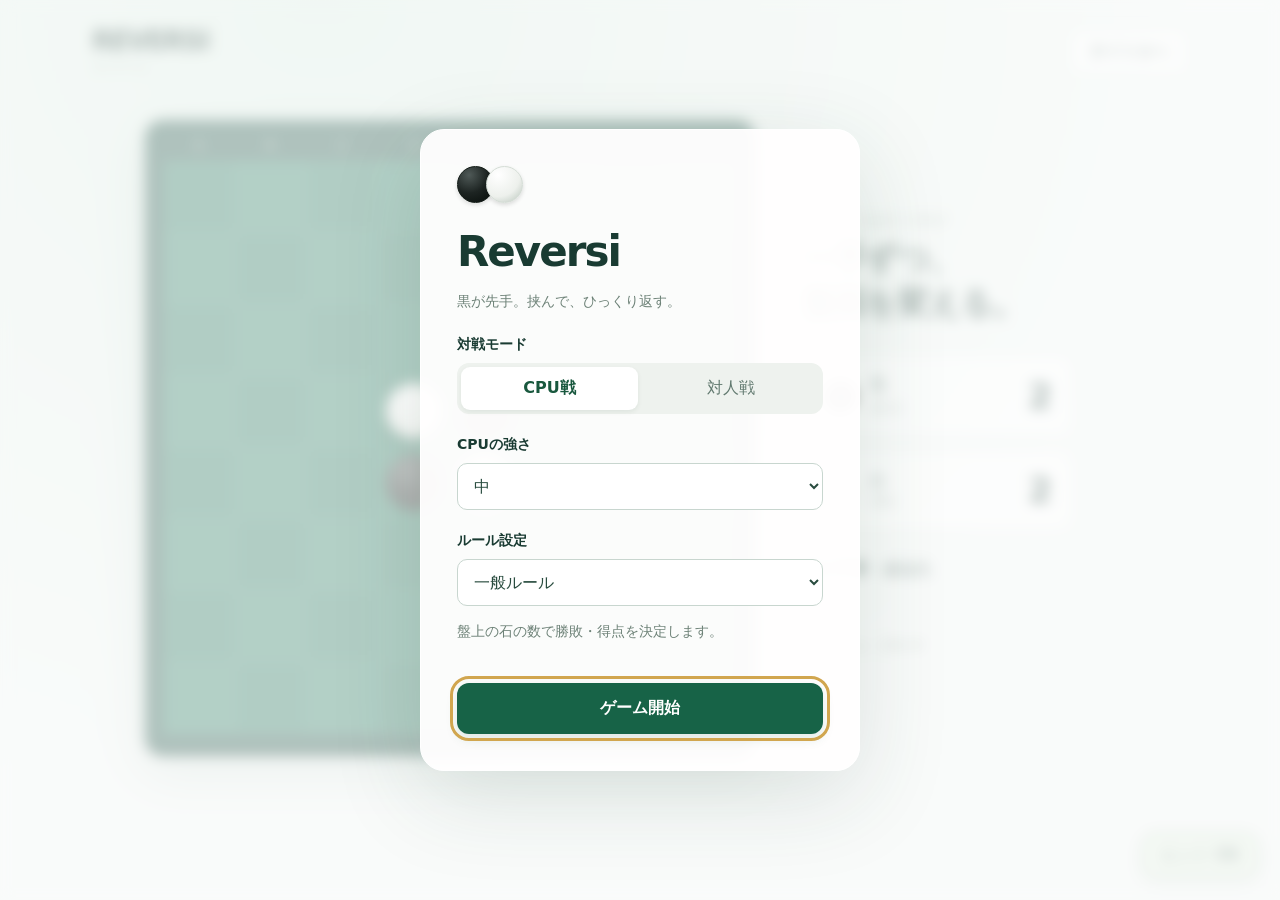
<file: sites/reversi/index.html>
<!doctype html>
<html lang="ja"><head><meta charset="UTF-8"><meta name="viewport" content="width=device-width,initial-scale=1"><meta name="description" content="オフラインで遊べる、CPU4段階・ローカル対戦対応のリバーシ。"><meta name="color-scheme" content="light dark"><title>Reversi — リバーシ</title>
<script>
// Share the portal preference; otherwise follow the operating system.
function syncTheme(){
  let theme='system';
  try{const saved=JSON.parse(localStorage.getItem('ai-web-portal:v1:theme'));if(saved==='light'||saved==='dark')theme=saved}catch{}
  document.documentElement.dataset.theme=theme;
}
syncTheme();
window.addEventListener('storage',event=>{if(event.key==='ai-web-portal:v1:theme'||event.key===null)syncTheme()});
window.addEventListener('pageshow',syncTheme);
</script>
<link rel="icon" href="data:image/svg+xml,%3Csvg xmlns='http://www.w3.org/2000/svg' viewBox='0 0 64 64'%3E%3Crect width='64' height='64' rx='14' fill='%230e624b'/%3E%3Ccircle cx='32' cy='32' r='22' fill='%23151b1a'/%3E%3C/svg%3E">
<style>
:root{color-scheme:light;--ink:#193b32;--paper:#eef3f1;--glow:#d5e8de;--muted:#61796f;--secondary-text:#294c3f;--border:#c8d6cf;--quiet:#ffffff90;--eyebrow:#71877d;--card-border:#d3ddd6;--card:#ffffff7a;--active-border:#377e5a;--active-ring:#377e5a16;--surface:#fff;--detail:#6d8277;--hint-bg:#e0eddf;--hint-border:#62926a;--overlay:#ffffffa8;--dialog:#fffefef2;--dialog-border:#fff;--shadow:#254b3425;--segmented:#eef2ee;--selected:#19583e;--result:#edf2ed;--gather-clear:#eef3f100;--gather:#eef3f1f0;font-family:system-ui,-apple-system,"Noto Sans JP",sans-serif;color:var(--ink);background:var(--paper);font-size:16px;--green:#146c52;--line:#ffffff19}*{box-sizing:border-box}body{margin:0;min-height:100vh;background:radial-gradient(ellipse at 25% 0%,var(--glow),transparent 65%),var(--paper)}button,select{font:inherit}button{cursor:pointer}button:focus-visible,select:focus-visible{outline:3px solid #d1a64f;outline-offset:4px}button:disabled{cursor:default}header{max-width:1160px;margin:auto;padding:26px 32px;display:flex;align-items:center;justify-content:space-between} .brand{font-weight:800;letter-spacing:-1px;font-size:26px}.brand small{display:block;letter-spacing:3px;font-size:12px;font-weight:500;color:var(--muted);margin-top:3px}.quiet{border:1px solid var(--border);background:var(--quiet);color:var(--secondary-text);border-radius:12px;padding:11px 18px}main{max-width:1050px;margin:18px auto 35px;padding:0 30px;display:grid;grid-template-columns:minmax(300px,610px) 270px;gap:48px;align-items:center}.board-shell{padding:18px;border-radius:18px;background:#154d3e;box-shadow:0 22px 50px #164b3328,0 4px 0 #0a372b;position:relative}.board{display:grid;grid-template-columns:repeat(8,1fr);aspect-ratio:1;border:1px solid var(--line);position:relative}.cell{padding:0;position:relative;background:#20755a;border:0;border-right:1px solid var(--line);border-bottom:1px solid var(--line);display:flex;align-items:center;justify-content:center;perspective:650px;min-width:0}.cell:nth-child(16n+1),.cell:nth-child(16n+3),.cell:nth-child(16n+5),.cell:nth-child(16n+7),.cell:nth-child(16n+10),.cell:nth-child(16n+12),.cell:nth-child(16n+14),.cell:nth-child(16n+16){background:#1c6e54}.cell.legal:hover{background:#39886a}.stone{width:79%;height:79%;border-radius:50%;position:relative;transform-style:preserve-3d;transition:transform .52s cubic-bezier(.3,.05,.25,1);pointer-events:none}.face{position:absolute;inset:0;border-radius:50%;backface-visibility:hidden;box-shadow:0 3px 5px #0005}.black{background:radial-gradient(circle at 32% 23%,#4f5957,#1d2422 50%,#080e0b 95%);border:1px solid #121b16}.white{background:radial-gradient(circle at 32% 23%,#fff,#edf0ec 60%,#b7c4ba);border:1px solid #d5ddd6}.face.white{transform:rotateY(180deg)}.stone.is-white{transform:rotateY(180deg)}.placed{animation:place .3s ease-out}@keyframes place{from{scale:.65;opacity:.2}to{scale:1;opacity:1}}.marker{width:18%;height:18%;border-radius:50%;background:#d8edb456;box-shadow:0 0 0 1px #ddedc330;pointer-events:none}.last:after{content:"";position:absolute;bottom:9%;width:5px;height:5px;border-radius:50%;background:#e9c87c}.coordinates{display:flex;justify-content:space-around;color:#bed4c6;font-size:12px;padding:0 0 8px}.side .eyebrow{font-size:12px;letter-spacing:2px;color:var(--eyebrow)}.side h1{font-size:32px;letter-spacing:-1px;margin:10px 0 28px}.score-card{padding:20px;border:1px solid var(--card-border);border-radius:16px;background:var(--card);display:flex;gap:14px;align-items:center;margin-bottom:12px;transition:.25s}.score-card.active{border-color:var(--active-border);box-shadow:0 0 0 2px var(--active-ring);background:var(--surface)}.chip{width:32px;height:32px;border-radius:50%;box-shadow:0 2px 4px #0002;flex:none}.score-card strong{font-size:34px;margin-left:auto;font-variant-numeric:tabular-nums}.score-card small{display:block;font-size:12px;color:var(--muted);margin-top:3px}.status{min-height:65px;margin:24px 0 14px;font-weight:650;line-height:1.7}.sub{font-size:13px;color:var(--detail);line-height:1.8}.hint{position:fixed;right:22px;bottom:22px;z-index:5;box-shadow:0 5px 20px #23473315}.hint[aria-pressed="true"]{background:var(--hint-bg);border-color:var(--hint-border)}.overlay{position:fixed;inset:0;z-index:20;background:var(--overlay);backdrop-filter:blur(7px);display:flex;align-items:center;justify-content:center;padding:22px;overflow:auto}.overlay[hidden]{display:none}.dialog{width:440px;max-width:100%;padding:36px;background:var(--dialog);border:1px solid var(--dialog-border);border-radius:24px;box-shadow:0 25px 90px var(--shadow)}.dialog .logo{display:flex;gap:0;margin-bottom:24px}.logo .chip{width:37px;height:37px}.logo .chip+ .chip{margin-left:-8px}.dialog h2{font-size:42px;letter-spacing:-2px;margin:0 0 4px}.dialog p{color:var(--detail);line-height:1.7;font-size:14px}.field{margin-top:22px}.field>label{display:block;font-size:14px;font-weight:650;margin-bottom:9px}.segmented{display:flex;padding:4px;background:var(--segmented);border-radius:12px;gap:4px}.segmented button{flex:1;border:0;background:transparent;border-radius:9px;padding:11px;color:var(--muted)}.segmented button[aria-pressed="true"]{background:var(--surface);color:var(--selected);box-shadow:0 2px 5px #133c2012;font-weight:700}select{width:100%;padding:12px;border:1px solid var(--border);border-radius:10px;background:var(--surface);color:var(--secondary-text)}.primary{background:#176347;color:white;border:0;border-radius:12px;padding:15px;width:100%;font-weight:700;margin-top:25px;box-shadow:0 5px 12px #17634721}.primary:hover{background:#104e36}.result-scores{display:flex;gap:12px;margin:26px 0 18px}.result-scores>div{flex:1;text-align:center;background:var(--result);border-radius:14px;padding:18px 8px}.result-scores strong{font-size:40px;display:block}.result-scores small{font-size:12px;display:block;line-height:1.7}.dialog .secondary{width:100%;margin-top:10px}.result-title{font-size:34px!important;letter-spacing:-1px!important}.toast{position:fixed;top:24px;left:50%;transform:translateX(-50%);background:#183d2f;color:white;padding:14px 22px;border-radius:12px;z-index:30;box-shadow:0 6px 20px #0002;max-width:90%;text-align:center}.toast[hidden]{display:none}.gather-stage{position:fixed;inset:0;pointer-events:none;z-index:10;background:var(--gather-clear);transition:background .8s}.gather-stage.settled{background:var(--gather)}.flying{position:fixed;border-radius:50%;box-shadow:0 3px 8px #0003;z-index:2}.gather-label{position:absolute;left:50%;transform:translateX(-50%);font-size:18px;font-weight:700;opacity:0;transition:opacity .5s;white-space:nowrap}.settled .gather-label{opacity:1}.thinking:after{content:"";display:inline-block;width:6px;height:6px;border-radius:50%;background:#438f68;margin-left:9px;animation:pulse 1s infinite}@keyframes pulse{50%{opacity:.2}}@media(max-width:800px){header{padding:18px 22px}main{margin:8px auto 80px;padding:0 18px;max-width:610px;grid-template-columns:1fr;gap:24px}.side{display:grid;grid-template-columns:1fr 1fr;gap:12px}.side .eyebrow,.side h1{display:none}.score-card{padding:12px;margin:0}.score-card strong{font-size:28px}.status{grid-column:1/-1;margin:0;min-height:28px;text-align:center}.sub{grid-column:1/-1;text-align:center}.board-shell{padding:12px}.hint{bottom:14px;right:14px}.dialog{padding:26px}.overlay{align-items:safe center}}@media(prefers-reduced-motion:reduce){.stone{transition-duration:.18s}.placed{animation:none}}

/* Preserve the green board and black/white stones in both themes. */
:root[data-theme="dark"]{color-scheme:dark;--ink:#e3eee8;--paper:#111b17;--glow:#203e30;--muted:#a8bdb0;--secondary-text:#d6e7dc;--border:#465e4e;--quiet:#273c32;--eyebrow:#a4bfae;--card-border:#3b5243;--card:#1c2c24;--active-border:#88c6a0;--active-ring:#88c6a026;--surface:#2b4335;--detail:#b0c5b7;--hint-bg:#31503b;--hint-border:#88bd96;--overlay:#08120dc4;--dialog:#1b2b23fa;--dialog-border:#3b5444;--shadow:#00000070;--segmented:#122219;--selected:#a4e2bc;--result:#273e30;--gather-clear:#111b1700;--gather:#111b17f0}
@media(prefers-color-scheme:dark){:root:not([data-theme="light"]):not([data-theme="dark"]){color-scheme:dark;--ink:#e3eee8;--paper:#111b17;--glow:#203e30;--muted:#a8bdb0;--secondary-text:#d6e7dc;--border:#465e4e;--quiet:#273c32;--eyebrow:#a4bfae;--card-border:#3b5243;--card:#1c2c24;--active-border:#88c6a0;--active-ring:#88c6a026;--surface:#2b4335;--detail:#b0c5b7;--hint-bg:#31503b;--hint-border:#88bd96;--overlay:#08120dc4;--dialog:#1b2b23fa;--dialog-border:#3b5444;--shadow:#00000070;--segmented:#122219;--selected:#a4e2bc;--result:#273e30;--gather-clear:#111b1700;--gather:#111b17f0}}
</style></head><body>
<header><div class="brand">REVERSI<small>リバーシ</small></div><button class="quiet" id="home">タイトルへ</button></header>
<main><section class="board-shell" aria-label="リバーシ盤"><div class="coordinates" aria-hidden="true"><span>A</span><span>B</span><span>C</span><span>D</span><span>E</span><span>F</span><span>G</span><span>H</span></div><div class="board" id="board"></div></section><aside class="side"><div class="eyebrow">BLACK GOES FIRST</div><h1>一手ずつ、<br>盤面を変える。</h1><div class="score-card" id="blackCard"><span class="chip black"></span><div>黒<small id="blackName">あなた</small></div><strong id="blackCount">2</strong></div><div class="score-card" id="whiteCard"><span class="chip white"></span><div>白<small id="whiteName">CPU</small></div><strong id="whiteCount">2</strong></div><div class="status" id="status" role="status" aria-live="polite">黒の手番です</div><div class="sub" id="gameInfo">一般ルール · CPU 中</div></aside></main>
<button class="quiet hint" id="hint" aria-pressed="true">ヒント ON</button>
<div class="overlay" id="title"><section class="dialog" role="dialog" aria-modal="true" aria-labelledby="titleHeading"><div class="logo" aria-hidden="true"><span class="chip black"></span><span class="chip white"></span></div><h2 id="titleHeading">Reversi</h2><p>黒が先手。挟んで、ひっくり返す。</p><div class="field"><label>対戦モード</label><div class="segmented" id="modes"><button data-mode="cpu" aria-pressed="true">CPU戦</button><button data-mode="local" aria-pressed="false">対人戦</button></div></div><div class="field" id="difficultyField"><label for="difficulty">CPUの強さ</label><select id="difficulty"><option value="weak">弱</option><option value="medium" selected>中</option><option value="strong">強</option><option value="expert">最強</option></select></div><div class="field"><label for="rule">ルール設定</label><select id="rule"><option value="normal">一般ルール</option><option value="tournament">大会ルール</option></select><p id="ruleHelp">盤上の石の数で勝敗・得点を決定します。</p></div><button class="primary" id="start">ゲーム開始</button></section></div>
<div class="overlay" id="result" hidden><section class="dialog" role="dialog" aria-modal="true" aria-labelledby="resultHeading"><div class="eyebrow">GAME OVER</div><h2 class="result-title" id="resultHeading"></h2><div class="result-scores" id="resultScores"></div><p id="resultInfo"></p><button class="primary" id="again">もう一度遊ぶ</button><button class="quiet secondary" id="back">タイトルへ戻る</button></section></div><div class="toast" id="toast" role="status" hidden></div>
<script>
'use strict';
// Pure rules shared by the UI and an inline Blob worker. Black=1, white=-1.
function engineFactory(){
 const dirs=[[-1,-1],[-1,0],[-1,1],[0,-1],[0,1],[1,-1],[1,0],[1,1]],corners=[0,7,56,63];
 function initial(){let b=Array(64).fill(0);b[27]=b[36]=-1;b[28]=b[35]=1;return b}
 function flips(b,i,p){if(b[i])return [];let all=[],r=i>>3,c=i%8;for(const [dr,dc] of dirs){let y=r+dr,x=c+dc,run=[];while(y>=0&&y<8&&x>=0&&x<8&&b[y*8+x]===-p){run.push(y*8+x);y+=dr;x+=dc}if(run.length&&y>=0&&y<8&&x>=0&&x<8&&b[y*8+x]===p)all.push(...run)}return all}
 function moves(b,p){let out=[];for(let i=0;i<64;i++)if(!b[i]){let f=flips(b,i,p);if(f.length)out.push({i,f})}return out}
 function apply(b,m,p){let n=b.slice();n[m.i]=p;for(let i of m.f)n[i]=p;return n}
 function counts(b){let black=0,white=0;for(let v of b){if(v===1)black++;if(v===-1)white++}return {black,white,empty:64-black-white}}
 function scores(b,rule){let c=counts(b),winner=Math.sign(c.black-c.white);return {...c,winner,blackScore:c.black+(rule==='tournament'&&winner===1?c.empty:0),whiteScore:c.white+(rule==='tournament'&&winner===-1?c.empty:0)}}
 // Conservative stable-disc estimate: corners and uninterrupted same-color edge runs.
 function stable(b,p){let set=new Set();for(let k of corners)if(b[k]===p){set.add(k);let r=k>>3,c=k%8;for(let [dr,dc] of [[r===0?1:-1,0],[0,c===0?1:-1]]){let y=r+dr,x=c+dc;while(y>=0&&y<8&&x>=0&&x<8&&b[y*8+x]===p){set.add(y*8+x);y+=dr;x+=dc}}}return set.size}
 function evaluate(b,p){let c=counts(b),progress=(64-c.empty)/64,score=0,front=0;for(let i=0;i<64;i++){let v=b[i]*p;if(!v)continue;let r=i>>3,col=i%8;score+=v*((r===0||r===7||col===0||col===7)?7:1);if(dirs.some(([dr,dc])=>r+dr>=0&&r+dr<8&&col+dc>=0&&col+dc<8&&!b[(r+dr)*8+col+dc]))front+=v}
 for(let k of corners){score+=b[k]*p*145;if(!b[k]){let r=k>>3,c0=k%8,dr=r===0?1:-1,dc=c0===0?1:-1;score-=45*p*(b[k+dr*8]+b[k+dc]);score-=85*p*b[k+dr*8+dc]}}
 let my=moves(b,p).length,opp=moves(b,-p).length;score+=16*(my-opp)-front*(1-progress)*10+22*(stable(b,p)-stable(b,-p));score+=(c.black-c.white)*p*(c.empty<14?14:progress*3-2);if(!opp&&my)score+=65;return score}
 function choose(b,p,level,budget=1650){let ms=moves(b,p);if(!ms.length)return {move:null,depth:0};if(level==='weak')return {move:ms[Math.floor(Math.random()*ms.length)].i,depth:0};let start=performance.now(),deadline=start+budget,nodes=0,completed=0,best=ms[0].i;const timeout={};
 function terminal(board,player){let c=counts(board);return (c.black-c.white)*player*10000}
 function ordered(board,player,list){return list.map(m=>({...m,rank:evaluate(apply(board,m,player),player)})).sort((a,b)=>b.rank-a.rank)}
 function search(board,player,depth,alpha,beta){if((++nodes&127)===0&&performance.now()>deadline)throw timeout;let list=moves(board,player);if(!list.length){if(!moves(board,-player).length)return terminal(board,player);return -search(board,-player,depth,-beta,-alpha)}if(depth<=0)return evaluate(board,player);let value=-Infinity;for(let m of ordered(board,player,list)){value=Math.max(value,-search(apply(board,m,player),-player,depth-1,-beta,-alpha));alpha=Math.max(alpha,value);if(alpha>=beta)break}return value}
 if(level==='medium'){let ranked=ms.map(m=>{let n=apply(b,m,p),replies=moves(n,-p);let value=evaluate(n,p)+m.f.length*3;if(replies.length)value-=Math.max(...replies.map(o=>evaluate(apply(n,o,-p),-p)))*.35;return {i:m.i,value}}).sort((a,b)=>b.value-a.value);return {move:ranked[0].i,depth:2}}
 let empty=counts(b).empty,maxDepth=level==='strong'?4:(empty<=12?empty:8);let list=ordered(b,p,ms);
 for(let depth=1;depth<=maxDepth;depth++){let candidate=best,value=-Infinity,alpha=-Infinity;try{for(let m of list){if(performance.now()>deadline)throw timeout;let s=-search(apply(b,m,p),-p,depth-1,-Infinity,-alpha);if(s>value){value=s;candidate=m.i}alpha=Math.max(alpha,s)}best=candidate;completed=depth;list.sort((a,z)=>(z.i===best)-(a.i===best))}catch(e){if(e!==timeout)throw e;break}}
 return {move:best,depth:completed,nodes,ms:performance.now()-start,exact:completed>=empty}}
 return {initial,flips,moves,apply,counts,scores,choose};
}
const E=engineFactory(),$=id=>document.getElementById(id),names={weak:'弱',medium:'中',strong:'強',expert:'最強'};
let board=E.initial(),turn=1,phase='title',mode='cpu',difficulty='medium',rule='normal',hint=true,last=-1,epoch=0,worker=null,stage=null,toastTimer;
const cells=Array.from({length:64},(_,i)=>{let el=document.createElement('button');el.className='cell';el.setAttribute('aria-label',`${String.fromCharCode(65+i%8)}${(i>>3)+1}`);el.onclick=()=>humanMove(i);$('board').append(el);return el});
function stone(p){let el=document.createElement('span');el.className='stone'+(p===-1?' is-white':'');el.innerHTML='<span class="face black"></span><span class="face white"></span>';return el}
function render(){let legal=new Set(phase==='play'?E.moves(board,turn).map(m=>m.i):[]);cells.forEach((el,i)=>{let s=el.querySelector('.stone');if(board[i]){if(!s){s=stone(board[i]);el.replaceChildren(s)}if(phase!=='animating')s.classList.toggle('is-white',board[i]===-1)}else{el.replaceChildren();if(hint&&legal.has(i)){let mark=document.createElement('span');mark.className='marker';el.append(mark)}}el.classList.toggle('legal',legal.has(i)&&hint);el.classList.toggle('last',i===last);el.disabled=phase!=='play'||(mode==='cpu'&&turn===-1);el.setAttribute('aria-label',`${String.fromCharCode(65+i%8)}${(i>>3)+1} ${board[i]===1?'黒':board[i]===-1?'白':hint&&legal.has(i)?'着手可能':'空き'}`)});let c=E.counts(board);$('blackCount').textContent=c.black;$('whiteCount').textContent=c.white;$('blackCard').classList.toggle('active',turn===1&&['play','thinking','animating'].includes(phase));$('whiteCard').classList.toggle('active',turn===-1&&['play','thinking','animating'].includes(phase));$('blackName').textContent=mode==='cpu'?'あなた':'プレイヤー1';$('whiteName').textContent=mode==='cpu'?'CPU':'プレイヤー2';$('gameInfo').textContent=`${rule==='normal'?'一般ルール':'大会ルール'} · ${mode==='cpu'?'CPU '+names[difficulty]:'ローカル対人戦'}`;$('status').classList.toggle('thinking',phase==='thinking');$('status').textContent=phase==='thinking'?'CPU思考中…':phase==='finished'?'対局終了':`${turn===1?'黒':'白'}の手番${mode==='cpu'&&turn===1?' · あなた':''}`}
const wait=ms=>new Promise(resolve=>setTimeout(resolve,ms));
function cancel(){epoch++;if(worker){worker.terminate();worker=null}if(stage){stage.remove();stage=null}clearTimeout(toastTimer);$('toast').hidden=true}
function toast(text){$('toast').textContent=text;$('toast').hidden=false;clearTimeout(toastTimer);toastTimer=setTimeout(()=>$('toast').hidden=true,1900)}
function start(){cancel();cells.forEach(el=>el.replaceChildren());board=E.initial();turn=1;last=-1;difficulty=$('difficulty').value;rule=$('rule').value;phase='play';$('title').hidden=true;$('result').hidden=true;render();$('hint').focus()}
function title(){cancel();phase='title';cells.forEach(el=>el.replaceChildren());board=E.initial();last=-1;turn=1;render();$('result').hidden=true;$('title').hidden=false;$('start').focus()}
function humanMove(i){if(phase!=='play'||(mode==='cpu'&&turn===-1))return;let f=E.flips(board,i,turn);if(!f.length){toast('相手の石を挟めるマスに置いてください');return}play({i,f})}
async function play(m){let token=epoch,p=turn;phase='animating';render();board=E.apply(board,m,p);last=m.i;cells[m.i].replaceChildren(stone(p));cells[m.i].firstChild.classList.add('placed');await wait(110);if(token!==epoch)return;let animations=[];for(let i of m.f){let s=cells[i].querySelector('.stone'),distance=Math.max(Math.abs((i>>3)-(m.i>>3)),Math.abs(i%8-m.i%8));animations.push((async()=>{await wait((distance-1)*45);if(token===epoch)s.classList.toggle('is-white',p===-1)})())}await Promise.all(animations);await wait(550);if(token!==epoch)return;turn=-p;advance(token)}
async function advance(token){let c=E.counts(board);if(!c.empty||!c.black||!c.white||(!E.moves(board,turn).length&&!E.moves(board,-turn).length)){finish();return}if(!E.moves(board,turn).length){phase='passing';render();toast(`${turn===1?'黒':'白'}は置ける場所がないためパス`);await wait(1400);if(token!==epoch)return;turn=-turn}phase='play';render();if(mode==='cpu'&&turn===-1)cpuTurn(token)}
async function cpuTurn(token){phase='thinking';render();let started=performance.now(),answer;
 try{answer=await new Promise((resolve,reject)=>{let source=`const E=(${engineFactory.toString()})();onmessage=e=>{try{postMessage(E.choose(e.data.board,e.data.turn,e.data.level,e.data.budget))}catch(err){postMessage({error:String(err)})}}`;let url=URL.createObjectURL(new Blob([source],{type:'text/javascript'}));try{worker=new Worker(url)}finally{URL.revokeObjectURL(url)}let current=worker;current.onmessage=e=>{current.terminate();if(worker===current)worker=null;e.data.error?reject(Error(e.data.error)):resolve(e.data)};current.onerror=()=>{current.terminate();if(worker===current)worker=null;reject(Error('worker'))};current.postMessage({board,turn,level:difficulty,budget:difficulty==='strong'?650:1650})})}catch(e){if(token!==epoch)return;await wait(50);answer=E.choose(board,turn,difficulty==='weak'?'weak':'medium',100)}
 await wait(Math.max(0,480-performance.now()+started));if(token!==epoch||phase!=='thinking')return;let f=E.flips(board,answer.move,turn);if(f.length)play({i:answer.move,f});else advance(token)}
async function finish(){phase='finished';render();const token=epoch,final=E.scores(board,rule);await wait(900);if(token!==epoch)return;stage=document.createElement('div');stage.className='gather-stage';document.body.append(stage);let w=innerWidth,h=innerHeight,size=Math.min(39,(w-44)/16,(h-140)/10),gap=size*.18,cols=16,gridW=cols*(size+gap)-gap;let tally={1:0,'-1':0},fliers=[];for(let i=0;i<64;i++)if(board[i]){let p=board[i],rect=cells[i].querySelector('.stone').getBoundingClientRect(),n=tally[p]++,x=(w-gridW)/2+(n%cols)*(size+gap),y=(p===1?h*.19:h*.56)+Math.floor(n/cols)*(size+gap),el=document.createElement('div');el.className='flying '+(p===1?'black':'white');Object.assign(el.style,{left:rect.left+'px',top:rect.top+'px',width:rect.width+'px',height:rect.height+'px'});stage.append(el);cells[i].querySelector('.stone').style.visibility='hidden';fliers.push(el.animate([{transform:'translate(0,0)',width:rect.width+'px',height:rect.height+'px'},{transform:`translate(${x-rect.left}px,${y-rect.top}px)`,width:size+'px',height:size+'px'}],{duration:1100,delay:n*8,easing:'cubic-bezier(.25,.1,.15,1)',fill:'forwards'}).finished)}for(let p of [1,-1]){let el=document.createElement('div');el.className='gather-label';el.style.top=(p===1?h*.19-40:h*.56-40)+'px';el.textContent=`${p===1?'黒':'白'} · ${p===1?final.black:final.white}石`;stage.append(el)}stage.classList.add('settled');await Promise.all(fliers);await wait(1350);if(token!==epoch)return;$('resultHeading').textContent=final.winner===0?'引き分け':`${final.winner===1?'黒':'白'}の勝ち`;$('resultScores').replaceChildren();for(let [label,count,score,p] of [['黒',final.black,final.blackScore,1],['白',final.white,final.whiteScore,-1]]){let d=document.createElement('div');d.innerHTML=`${label}<strong>${score}</strong><small>${rule==='tournament'&&final.winner===p&&final.empty?`盤上${count}石 + 空き${final.empty}マス<br>= ${score}点`:`盤上${count}石`}</small>`;$('resultScores').append(d)}$('resultInfo').textContent=`${rule==='normal'?'一般ルール':'大会ルール'} · ${mode==='cpu'?'CPU戦 / 難易度 '+names[difficulty]:'ローカル対人戦'}${rule==='tournament'&&final.winner===0&&final.empty?' · 引き分けのため空きマスの加算なし':''}`;$('result').hidden=false;$('again').focus()}
$('modes').onclick=e=>{let value=e.target.dataset.mode;if(!value)return;mode=value;for(let b of $('modes').children)b.setAttribute('aria-pressed',String(b.dataset.mode===mode));$('difficultyField').hidden=mode==='local'};$('rule').onchange=()=>$('ruleHelp').textContent=$('rule').value==='normal'?'盤上の石の数で勝敗・得点を決定します。':'盤上の石数で勝者を決め、残った空きマスを勝者の得点に加えます。';$('hint').onclick=()=>{hint=!hint;$('hint').setAttribute('aria-pressed',String(hint));$('hint').textContent='ヒント '+(hint?'ON':'OFF');render()};$('start').onclick=start;$('again').onclick=start;$('home').onclick=title;$('back').onclick=title;
// Keep keyboard focus inside the currently visible modal.
document.addEventListener('keydown',e=>{if(e.key!=='Tab')return;let modal=!$('title').hidden?$('title'):!$('result').hidden?$('result'):null;if(!modal)return;let list=[...modal.querySelectorAll('button,select')].filter(el=>el.getClientRects().length);let first=list[0],last=list.at(-1);if(e.shiftKey&&(document.activeElement===first||!modal.contains(document.activeElement))){e.preventDefault();last.focus()}else if(!e.shiftKey&&(document.activeElement===last||!modal.contains(document.activeElement))){e.preventDefault();first.focus()}});
render();$('start').focus();
</script></body></html>
</file>
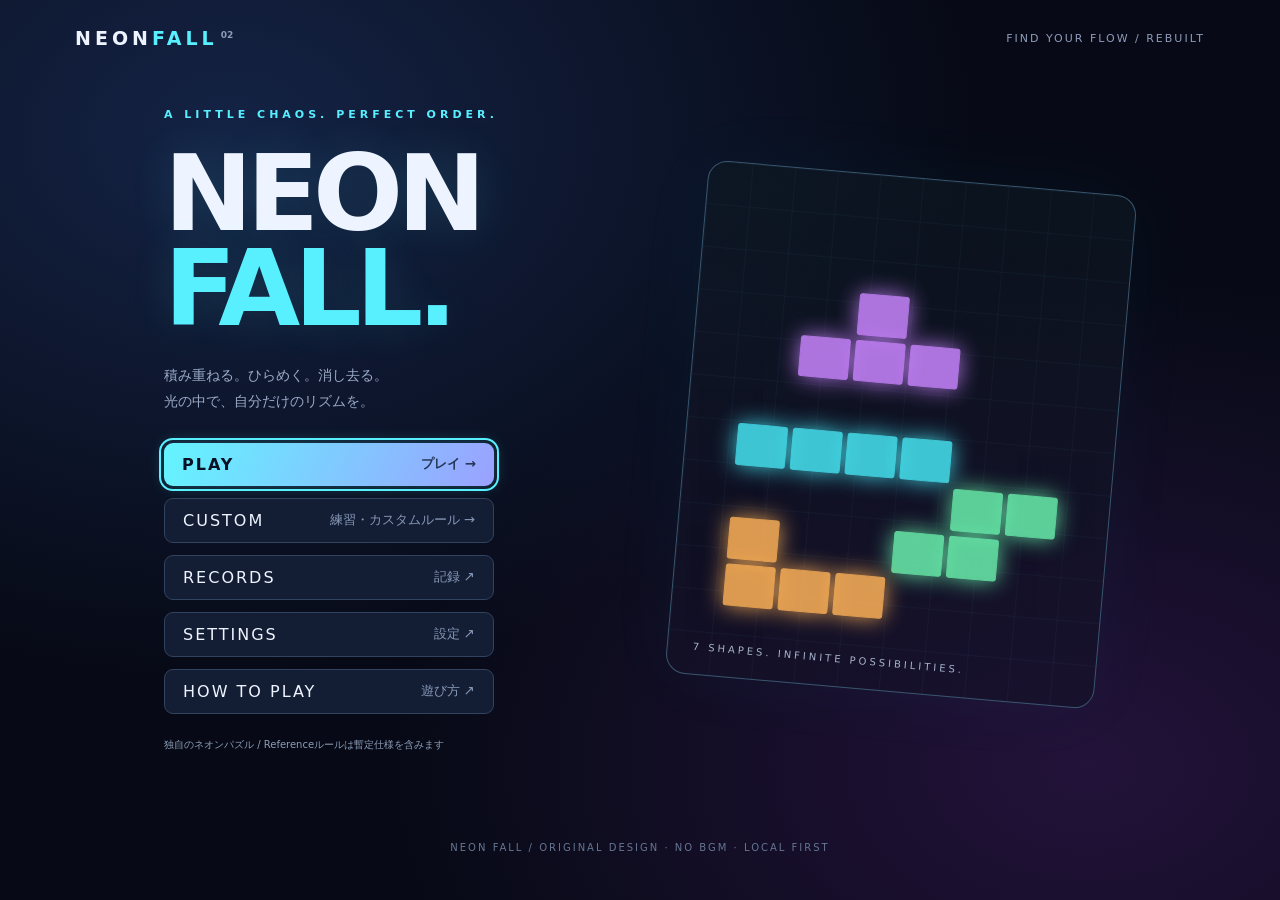
<file: sites/tetris/index.html>
<!doctype html>
<html lang="ja">
  <head>
    <meta charset="UTF-8" />
    <meta
      name="viewport"
      content="width=device-width,initial-scale=1,viewport-fit=cover"
    />
    <meta name="theme-color" content="#080b19" />
    <meta
      name="description"
      content="NEON FALL — original neon puzzle. Marathon, Sprint, Ultra and guided practice."
    />
    <title>NEON FALL / 2</title>
    <script type="module" crossorigin src="./assets/index-BV7kly1Z.js"></script>
    <link rel="stylesheet" crossorigin href="./assets/index-N0wkBAMF.css">
  </head>
  <body>
    <header>
      <a class="wordmark" href="#" id="brand"
        >NEON<span>FALL</span><sup> 02</sup></a
      >
      <div class="tag">FIND YOUR FLOW / REBUILT</div>
    </header>
    <div id="storageNote" class="storage-note" role="status" hidden>
      保存が利用できません。記録・設定はこのタブ内のみ保持されます。
    </div>
    <main>
      <section id="bigbang" class="screen" hidden>
        <button class="back quiet" data-page="modes">← 基本モード</button>
        <div class="eyebrow">CHAIN THE PUZZLES</div>
        <h2>BIG BANG</h2>
        <p class="info">
          10ステージをシャッフル。専用ミノが繰り返し出現し、1ライン以上消す限り同じ盤面を継続。消せなかったときだけ次ステージへ進みます。HOLD禁止。
        </p>
        <div id="bigbangCards" class="cards"></div>
        <p class="info" id="bigbangCatalog"></p>
        <ol id="bigbangStageList" class="info"></ol>
        <h3>BIG BANG RECORDS</h3>
        <label
          >記録の形式
          <select id="bigbangRecordFormat"></select
        ></label>
        <p class="info" id="bigbangBest"></p>
        <div id="bigbangHistory"></div>
        <p class="info">
          BIG BANGの記録は端末内に別保存します。従来の履歴JSONには含まれません。
        </p>
      </section>
      <section id="tower" class="screen" hidden>
        <button class="back quiet" data-page="modes">← 基本モード</button>
        <div class="eyebrow">FIFTY FLOORS / ONE CLIMBER</div>
        <h2>TETRI TOWER</h2>
        <p class="info">
          50階をソロ攻略。5階クリアで次区間が解放。中断・失敗・再読み込み後は、解放済みチェックポイントから空盤面で再開します。通常フロアは盤面・HOLD・NEXTを継続。ボス/PC専用盤面の間は通常盤面を退避し、次の通常フロアで復元します。
        </p>
        <div class="tower-select">
          <label
            >難易度
            <select id="towerDifficulty"></select></label
          ><label
            >開始地点
            <select id="towerCheckpoint"></select></label
          ><button id="towerStart" class="primary">登る →</button>
        </div>
        <p id="towerRecords" class="info"></p>
        <ol
          id="towerMap"
          class="tower-map"
          aria-label="Tetri Tower 全50階のミッション"
        ></ol>
      </section>
      <section id="home" class="screen">
        <div class="hero">
          <div>
            <div class="eyebrow">A LITTLE CHAOS. PERFECT ORDER.</div>
            <h1>NEON<br /><span>FALL.</span></h1>
            <p class="lead">
              積み重ねる。ひらめく。消し去る。<br />光の中で、自分だけのリズムを。
            </p>
            <div class="menu">
              <button class="primary" data-page="modes">
                PLAY <small>プレイ →</small></button
              ><button data-page="practice">
                CUSTOM <small>練習・カスタムルール →</small></button
              ><button data-page="records">RECORDS <small>記録 ↗</small></button
              ><button data-page="settings">
                SETTINGS <small>設定 ↗</small></button
              ><button data-page="help">
                HOW TO PLAY <small>遊び方 ↗</small>
              </button>
            </div>
            <p class="reference-note">
              独自のネオンパズル / Referenceルールは暫定仕様を含みます
            </p>
          </div>
          <div class="art" aria-hidden="true">
            <div class="tiles" id="artTiles"></div>
            <div class="artnote">7 SHAPES. INFINITE POSSIBILITIES.</div>
          </div>
        </div>
      </section>
      <section id="modes" class="screen" hidden>
        <button class="back quiet" data-page="home">← MAIN MENU</button>
        <div class="eyebrow">CHOOSE YOUR PACE</div>
        <h2>基本モード</h2>
        <p class="info">ゲームルール固定。操作・音・表示設定は変更できます。</p>
        <div class="cards" id="modeCards"></div>
      </section>
      <section id="practice" class="screen" hidden>
        <button class="back quiet" data-page="home">← MAIN MENU</button>
        <div class="eyebrow">ONE MOVE CLOSER</div>
        <h2>カスタムモード</h2>
        <p class="info">
          回転の仕上げを繰り返すガイド付きドリル。表示された手順で回転し、固定してください。
        </p>
        <details class="panel custom-rules">
          <summary>カスタムルール設定</summary>
          <p class="info">
            この画面の練習・カスタムプレイ専用。基本モードには適用されません。Lock
            Delayは固定です。
          </p>
          <div id="customRules"></div>
        </details>
        <button id="customPlay" class="primary">CUSTOM RULE PLAY →</button>
        <div class="cards" id="practiceCards"></div>
      </section>
      <section id="settings" class="screen" hidden>
        <button class="back quiet" id="settingsBack">← BACK</button>
        <div class="eyebrow">MAKE IT YOURS</div>
        <h2>SETTINGS</h2>
        <div class="tabs" role="tablist" aria-label="設定カテゴリ">
          <button
            id="basicTab"
            class="primary"
            role="tab"
            aria-selected="true"
            aria-controls="basicSettings"
          >
            基本設定</button
          ><button
            id="advancedTab"
            role="tab"
            aria-selected="false"
            aria-controls="advancedSettings"
          >
            詳細設定
          </button>
        </div>
        <p class="info">
          操作・音・表示設定は自動保存。ゲームルール設定はカスタムモード画面に集約されています。
        </p>
        <div id="basicSettings" role="tabpanel" aria-labelledby="basicTab">
          <div class="setting">
            <label for="controlPreset">操作プリセット</label
            ><select id="controlPreset">
              <option value="default">DEFAULT</option>
              <option value="wasd">WASD</option>
              <option value="custom">CUSTOM</option>
            </select>
          </div>
          <div id="keySettings"></div>
          <p id="keyNotice" class="info" role="status"></p>
          <button id="cancelBinding" hidden>キャンセル</button>
          <div id="basicOptions"></div>
        </div>
        <div
          id="advancedSettings"
          role="tabpanel"
          aria-labelledby="advancedTab"
          hidden
        ></div>
        <button id="resetSettings" class="danger">RESET SETTINGS</button>
      </section>
      <section id="records" class="screen" hidden>
        <button class="back quiet" data-page="home">← MAIN MENU</button>
        <div class="eyebrow">YOUR PERSONAL BEST</div>
        <h2>RECORDS</h2>
        <label
          >ルール
          <select id="recordPreset">
            <option value="reference">
              BASIC / FIXED（過去のREFERENCE含む）
            </option>
            <option value="custom">CUSTOM</option>
          </select></label
        >
        <button class="quiet" data-page="bigbang">BIG BANG RECORDS →</button>
        <div id="recordGrid" class="records"></div>
        <h3>PLAY HISTORY</h3>
        <div class="table-wrap">
          <table>
            <thead>
              <tr>
                <th>日時</th>
                <th>モード</th>
                <th>ルール</th>
                <th>スコア</th>
                <th>時間</th>
                <th>ライン</th>
                <th>終了</th>
              </tr>
            </thead>
            <tbody id="history"></tbody>
          </table>
        </div>
        <div class="toolbar">
          <button id="export">JSON EXPORT</button
          ><label class="file-button"
            >JSON IMPORT
            <input id="import" type="file" accept="application/json,.json"
          /></label>
        </div>
        <p id="recordMessage" class="info" role="status"></p>
      </section>
      <section id="help" class="screen" hidden>
        <button class="back quiet" data-page="home">← MAIN MENU</button>
        <div class="eyebrow">GET INTO THE FLOW</div>
        <h2>HOW TO PLAY</h2>
        <dl class="instructions">
          <dt>01 — ラインをそろえる</dt>
          <dd>
            横10マスを埋めると消去。7-Bagで7種類が1個ずつ。SRS回転、5
            NEXT、HOLD、Ghostを活用しましょう。
          </dd>
          <dt>02 — キーボード</dt>
          <dd>
            ← →：移動 / ↓：Soft Drop / Space：Hard Drop<br />Z：左回転 /
            X・↑：右回転 / A：180°回転（WASDではQ） / C・Shift：HOLD /
            Esc：Pause<br />設定から複数キーを自由に割り当て可能。長押しは独自DAS/ARR。次ミノ前の回転・HOLDは予約されます。180°回転は独自キック仕様です。回転の同時予約は最後の方向を優先、HOLD→回転の順に適用。長押し回転は1回です。
          </dd>
          <dt>03 — タッチ</dt>
          <dd>
            盤面左/右半分をタップして左/右回転。横スワイプで移動、下へゆっくりドラッグでSoft
            Drop。初期設定は上フリックでHard
            Drop。設定で高速下フリックにも変更可能。HOLD枠と画面ボタンも使えます。
          </dd>
          <dt>04 — モード</dt>
          <dd>
            MARATHONは150ライン、SPRINTは40ライン、ULTRAは180秒。ENDLESSは5ラインごとに加速し固定猶予も短縮。TETRI
            TOWERは全50階。BIG
            BANGは固定パズルの連続スコアアタック（HOLD禁止）。CUSTOMはフリー・回転・全消し練習とカスタムルール。
          </dd>
          <dt>05 — ボーナスと暫定仕様</dt>
          <dd>
            TetrisとT-Spin系消去を続けるとB2B。連続消去でCombo、全消しでPerfect
            Clear。通常100/300/500/800×Level、T-Spin 400/800/1200/1600、Mini
            100/200/400。PC 800/1200/1800/2000を加算。Lock
            500ms（EndlessはLv6以降段階的に短縮）・最大15リセット、ARE
            120ms・追加ライン消去待機0ms。これらは公式未確認の暫定値です。
          </dd>
          <dt>06 — 保存</dt>
          <dd>
            設定と履歴は端末内IndexedDBへ保存。CUSTOMルール記録は別集計。記録はJSONでバックアップできます。タブ非表示・フォーカス喪失時は自動Pause。
          </dd>
        </dl>
      </section>
      <section id="game" hidden>
        <div id="bigbangHud" class="tower-hud" hidden>
          <strong id="bigbangStatus"></strong><span id="bigbangProgress"></span>
          <small id="bigbangPieces"></small>
        </div>
        <div id="towerHud" class="tower-hud" hidden>
          <strong id="towerFloor"></strong><span id="towerMission"></span>
          <div id="towerProgress" role="status"></div>
          <small id="towerLimit"></small>
        </div>
        <div class="game-top">
          <b id="modeLabel"></b><button id="pauseBtn">Ⅱ PAUSE</button>
        </div>
        <div class="arena">
          <aside class="side">
            <button class="panel hold" id="holdBtn">
              <span class="panel-label" id="holdLabel">HOLD</span
              ><canvas id="hold" class="mini" aria-label="HOLDミノ"></canvas>
            </button>
            <div class="panel">
              <div class="stat">
                <span>SCORE</span><strong class="accent" id="score">0</strong>
              </div>
              <div class="stat">
                <span>TIME</span><strong class="time" id="time">0:00</strong>
              </div>
              <div class="stat">
                <span>LINES</span><strong id="lines">0</strong>
              </div>
              <div class="stat" id="levelStat">
                <span>LEVEL</span><strong id="level">1</strong>
              </div>
            </div>
            <div id="detailStats" class="panel info"></div>
          </aside>
          <div class="board-wrap">
            <canvas
              id="board"
              tabindex="-1"
              class="board"
              aria-label="テトリス盤面 10列20行"
            ></canvas>
            <div id="toast" class="toast" role="status"></div>
            <div id="countdown" class="countdown" hidden></div>
          </div>
          <aside class="side">
            <div class="panel next">
              <div class="panel-label" id="nextLabel">NEXT / 5</div>
              <canvas id="next0" class="mini"></canvas
              ><canvas id="next1" class="mini"></canvas
              ><canvas id="next2" class="mini"></canvas
              ><canvas id="next3" class="mini"></canvas
              ><canvas id="next4" class="mini"></canvas>
            </div>
            <div class="info" id="ruleBadge"></div>
          </aside>
        </div>
        <div class="touchbar" id="touchbar">
          <button data-action="hold" aria-label="ホールド">H</button
          ><button data-action="ccw" aria-label="左回転">↶</button
          ><button data-action="left" aria-label="左移動">←</button
          ><button data-action="soft" aria-label="ソフトドロップ">↓</button
          ><button data-action="right" aria-label="右移動">→</button
          ><button data-action="cw" aria-label="右回転">↷</button
          ><button data-action="half" aria-label="180度回転">180°</button
          ><button data-action="hard" aria-label="ハードドロップ">⤓</button>
        </div>
        <div class="game-help" id="gameHelp"></div>
        <div class="practice-tools" id="practiceTools" hidden>
          <button id="resetDrill">盤面をリセット</button
          ><button id="nextDrill">次のドリル →</button>
        </div>
      </section>
    </main>
    <footer>NEON FALL / ORIGINAL DESIGN · NO BGM · LOCAL FIRST</footer>
    <div
      class="modal"
      id="overlay"
      hidden
      role="dialog"
      aria-modal="true"
      aria-labelledby="dialogTitle"
    >
      <div class="dialog" tabindex="-1">
        <div class="eyebrow" id="dialogEyebrow"></div>
        <h2 id="dialogTitle"></h2>
        <div id="resultBody"></div>
        <div class="menu" id="pauseMenu">
          <button class="primary" id="resume">RESUME</button
          ><button id="restart">RESTART</button
          ><button id="inGameSettings">SETTINGS</button
          ><button id="quit">MAIN MENU</button>
        </div>
        <div class="menu" id="quitMenu" hidden>
          <button id="cancelQuit" class="primary">キャンセル</button>
          <button id="confirmQuit" class="danger">終了する</button>
        </div>
        <div class="menu" id="resultMenu" hidden>
          <button class="primary" id="retry">RETRY</button
          ><button id="resultHome">MAIN MENU</button>
        </div>
      </div>
    </div>
  </body>
</html>
</file>
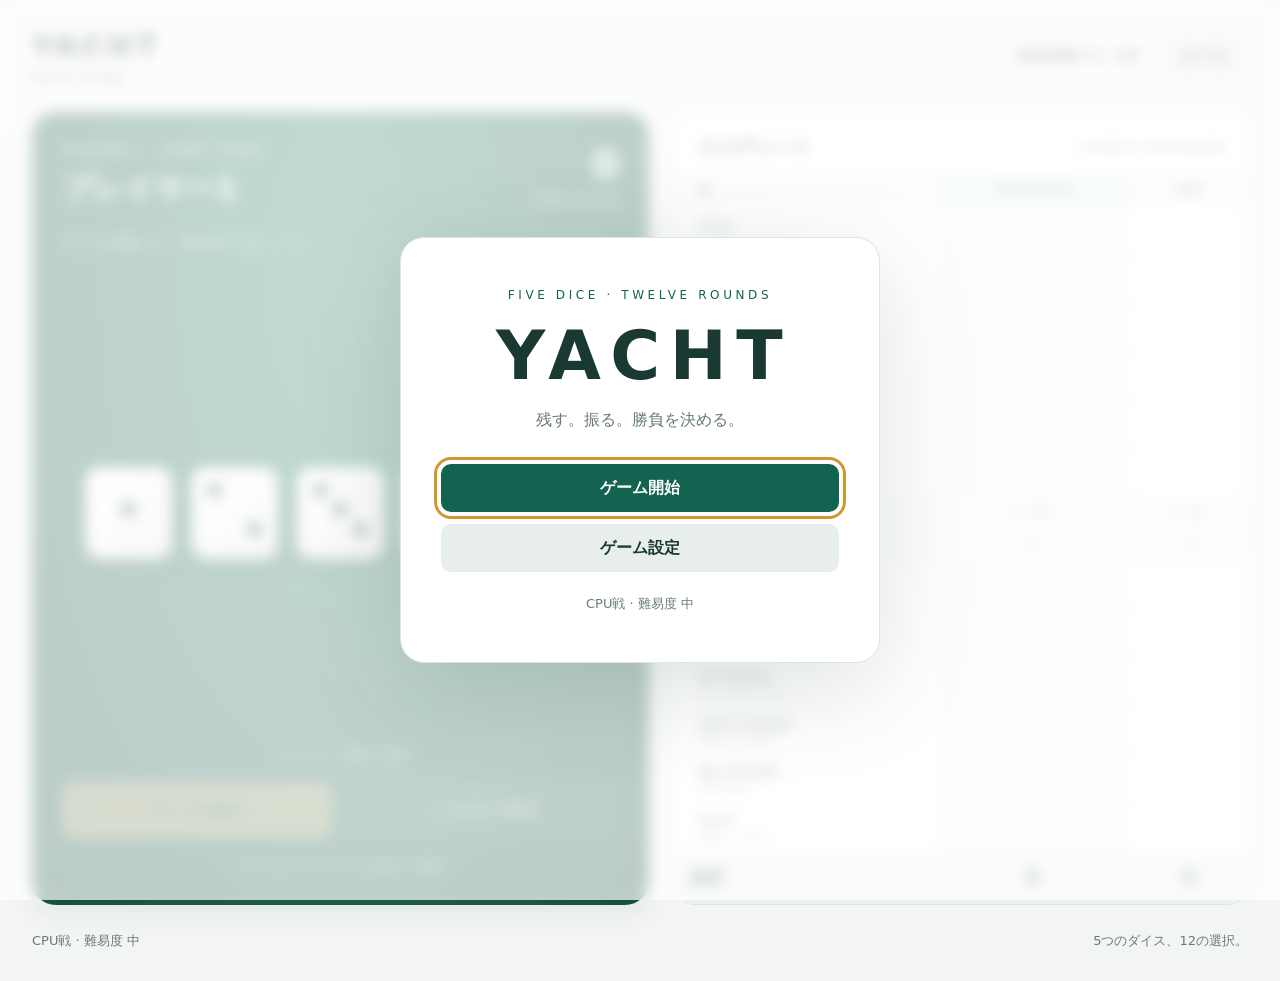
<file: sites/yacht/index.html>
<!doctype html>
<html lang="ja"><head><meta charset="utf-8"><meta name="viewport" content="width=device-width,initial-scale=1"><meta name="color-scheme" content="light dark"><title>YACHT — Dice Club</title>
<script>
// Share the portal preference; otherwise follow the operating system.
function syncTheme(){
  let theme='system';
  try{const saved=JSON.parse(localStorage.getItem('ai-web-portal:v1:theme'));if(saved==='light'||saved==='dark')theme=saved}catch{}
  document.documentElement.dataset.theme=theme;
}
syncTheme();
window.addEventListener('storage',event=>{if(event.key==='ai-web-portal:v1:theme'||event.key===null)syncTheme()});
window.addEventListener('pageshow',syncTheme);
</script>
<style>
[hidden]{display:none!important}:root{color-scheme:light;--ink:#193932;--green:#12634f;--gold:#f4ce76;--paper:#f3f5f4;--muted:#687b75;--surface:#fff;--secondary:#e7eeeb;--border:#dce5df;--line:#edf1ee;--head:#f5f8f6;--active-head:#e7f4ec;--active-cell:#f4faf6;--candidate:#e6f2eb;--zero-bg:#eff2ef;--zero-text:#72837b;--dash:#bcc8c0;--role:#84928b;--subtotal-text:#647c6f;--subtotal-bg:#f7f9f7;--grand:#edf4ef;--overlay:#ffffffb8;--modal-shadow:#153c3225;--field-border:#ccd9d0;--field:#f8faf8;--rank:#f0f5f1;--primary:#12634f}*{box-sizing:border-box}body{margin:0;background:var(--paper);color:var(--ink);font:16px/1.5 system-ui,-apple-system,"Segoe UI",sans-serif}button,input,select{font:inherit}button{cursor:pointer;border:0;border-radius:10px;padding:12px 20px;font-weight:700;transition:background .2s,transform .2s}button:focus-visible,input:focus-visible,select:focus-visible{outline:3px solid #d3972e;outline-offset:4px}button:disabled{cursor:default;opacity:.42}button.primary{background:var(--primary);color:white}button.secondary{background:var(--secondary);color:var(--ink)}button:hover:not(:disabled){filter:brightness(1.07)}header{max-width:1320px;margin:auto;padding:25px 32px;display:flex;align-items:center;justify-content:space-between}.brand{font-size:29px;font-weight:900;letter-spacing:.16em}.brand small{font-size:12px;letter-spacing:.2em;color:var(--muted);display:block}.top-right{display:flex;align-items:center;gap:20px}.round{letter-spacing:.1em;font-size:14px;font-weight:700}main{max-width:1320px;padding:0 32px 30px;margin:auto;display:grid;grid-template-columns:minmax(0,1fr) minmax(420px,.93fr);gap:26px}.table{background:radial-gradient(ellipse at 50% 20%,#237b63,#104738);color:white;border-radius:24px;padding:30px;box-shadow:inset 0 0 0 8px #ffffff08,0 12px 25px #163f3110;min-height:550px;display:flex;flex-direction:column;position:relative;overflow:hidden}.eyebrow{font-size:12px;letter-spacing:.18em;font-weight:700;color:#b1d5c6}.turnhead{display:flex;justify-content:space-between;gap:15px}.turnhead h1{font-size:30px;margin:6px 0;overflow-wrap:anywhere}.total{text-align:right;white-space:nowrap}.total strong{font-size:38px;display:block;line-height:1.2}.total span{color:#b1d5c6;font-size:13px}.status{min-height:48px;color:#d1e6dc;margin:14px 0 0;font-size:15px}.dice-zone{margin:auto 0;padding:44px 0 48px;position:relative}.dice-row{height:86px;position:relative;margin:auto;max-width:510px}.die{position:absolute;width:17%;height:86px;padding:0;background:transparent;transition:left .42s cubic-bezier(.2,.8,.2,1);border-radius:15px;color:var(--ink);opacity:1!important}.face{width:100%;aspect-ratio:1;max-height:86px;background:linear-gradient(140deg,#fff,#e7eee8);border:3px solid transparent;border-radius:15px;box-shadow:0 7px 0 #cad6cf,0 12px 18px #032b3660;display:grid;grid-template-columns:repeat(3,1fr);grid-template-rows:repeat(3,1fr);padding:15%;gap:9%;transition:transform .18s,border-color .18s}.pip{border-radius:50%;background:#234c3f;opacity:0}.pip.on{opacity:1}.held .face{border-color:var(--gold);transform:translateY(-13px);box-shadow:0 7px 0 #c59e4c,0 15px 24px #032b3660}.hold-label{display:block;color:var(--gold);font-size:12px;letter-spacing:.1em;margin-top:16px;opacity:0}.held .hold-label{opacity:1}.rolling .face{animation:toss .42s ease-in-out infinite}@keyframes toss{0%,100%{transform:translateY(0) rotate(-7deg)}50%{transform:translateY(-24px) rotate(12deg)}}.roll-dots{text-align:center;color:#b1d5c6;font-size:14px;margin:0 0 16px}.roll-dots b{color:var(--gold);letter-spacing:8px;margin-right:10px}.actions{display:flex;gap:12px}.actions button{flex:1;padding:15px 8px}.table .primary{background:var(--gold);color:#244334}.table .secondary{background:#ffffff16;color:white;border:1px solid #ffffff30}.tip{text-align:center;color:#9fc2b4;font-size:13px;margin:18px 0 0}.side{background:var(--surface);border:1px solid var(--border);border-radius:20px;overflow:hidden}.sheethead{padding:20px 22px 12px;display:flex;justify-content:space-between;align-items:center}.sheethead h2{font-size:19px;margin:0}.sheethead span{font-size:12px;color:var(--muted)}.sheetwrap{overflow-x:auto}table{border-collapse:collapse;width:100%;font-size:14px}th,td{padding:7px 12px;text-align:center;border-bottom:1px solid var(--line)}th:first-child,td:first-child{text-align:left;padding-left:22px}thead th{background:var(--head);color:var(--muted);font-size:13px;max-width:125px;overflow-wrap:anywhere}th.active{color:var(--green);background:var(--active-head)}td.active{background:var(--active-cell)}td button{padding:3px 5px;min-width:44px;border-radius:6px;background:var(--candidate);color:var(--green);font-size:15px}td button.zero{background:var(--zero-bg);color:var(--zero-text)}td button:disabled{opacity:.7}td.used{font-weight:700}.dash{color:var(--dash)}.role-sub{font-size:11px;color:var(--role);display:block;line-height:1.1}.subtotal{font-size:12px;color:var(--subtotal-text);background:var(--subtotal-bg)}.grand{font-weight:800;font-size:19px;background:var(--grand)}.grand td{padding:12px}.under{grid-column:1/-1;color:var(--muted);font-size:13px;display:flex;justify-content:space-between;gap:15px}.overlay{position:fixed;inset:0;background:var(--overlay);backdrop-filter:blur(7px);z-index:10;display:flex;align-items:center;justify-content:center;padding:20px;overflow:auto}.overlay[hidden]{display:none}.modal{width:min(480px,100%);background:var(--surface);box-shadow:0 25px 100px var(--modal-shadow);border:1px solid var(--border);border-radius:24px;padding:36px;max-height:94dvh;overflow:auto}.titlecard{text-align:center;padding:48px 40px}.titlecard h1{font-size:68px;letter-spacing:.14em;margin:8px -8px 8px 0;line-height:1.3}.titlecard .kicker{font-size:12px;letter-spacing:.3em;color:var(--green)}.titlecard p{color:var(--muted);margin:8px 0 32px}.stack{display:grid;gap:12px}.setting-title{margin:0 0 22px;font-size:24px}label{display:block;font-size:14px;font-weight:700;margin-bottom:16px}input,select{display:block;width:100%;border:1px solid var(--field-border);background:var(--field);color:var(--ink);border-radius:8px;padding:11px;margin-top:6px}fieldset{padding:0;border:0;margin:0}.setting-note{font-size:13px;color:var(--muted);margin:0 0 22px}.result-modal{width:min(820px,100%)}.result-title{font-size:30px;margin:8px 0 24px}.rank-row{display:flex;gap:16px;align-items:center;border-radius:12px;background:var(--rank);padding:16px;margin:10px 0}.rank-row strong{font-size:25px;margin-left:auto}.rank-row .name{overflow-wrap:anywhere}.rank-row small{display:block;color:var(--muted)}.rank{font-size:23px;color:var(--green);font-weight:800}.result-actions{display:flex;flex-wrap:wrap;gap:10px;margin-top:25px}details{margin-top:22px}summary{cursor:pointer;font-weight:700}.rules{font-size:14px;color:var(--muted)}@media(max-width:1000px){main{grid-template-columns:1fr}.table{min-height:440px}.side{width:100%}.under{flex-wrap:wrap}}@media(max-width:550px){header{padding:18px}main{padding:0 12px 20px;gap:16px}.table{padding:24px 18px;min-height:420px}.brand{font-size:24px}.top-right{gap:8px}.round{font-size:12px}.top-right button{padding:9px}.die{height:65px}.dice-row{height:65px}.face{border-radius:12px}.turnhead h1{font-size:25px}.modal{padding:26px}.titlecard h1{font-size:53px}th,td{padding:7px 6px}th:first-child,td:first-child{padding-left:12px}.role-sub{max-width:105px}.sheethead span{display:none}.result-actions button{width:100%}}@media(prefers-reduced-motion:reduce){.die{transition-duration:.08s}.rolling .face{animation:none}}

/* Keep the ivory dice and green felt recognizable in both themes. */
:root[data-theme="dark"]{color-scheme:dark;--ink:#e3eee8;--green:#8ad7b4;--paper:#111b17;--muted:#a5b9ae;--surface:#1b2922;--secondary:#2b3e33;--border:#3b5143;--line:#304338;--head:#22342a;--active-head:#2d4939;--active-cell:#223b2d;--candidate:#345841;--zero-bg:#304137;--zero-text:#b3c3b8;--dash:#849c8d;--role:#a3b8ab;--subtotal-text:#b5cbbc;--subtotal-bg:#1e3025;--grand:#2b4434;--overlay:#08120dcc;--modal-shadow:#00000070;--field-border:#496151;--field:#14231b;--rank:#273c2f;--primary:#176b51}
@media(prefers-color-scheme:dark){:root:not([data-theme="light"]):not([data-theme="dark"]){color-scheme:dark;--ink:#e3eee8;--green:#8ad7b4;--paper:#111b17;--muted:#a5b9ae;--surface:#1b2922;--secondary:#2b3e33;--border:#3b5143;--line:#304338;--head:#22342a;--active-head:#2d4939;--active-cell:#223b2d;--candidate:#345841;--zero-bg:#304137;--zero-text:#b3c3b8;--dash:#849c8d;--role:#a3b8ab;--subtotal-text:#b5cbbc;--subtotal-bg:#1e3025;--grand:#2b4434;--overlay:#08120dcc;--modal-shadow:#00000070;--field-border:#496151;--field:#14231b;--rank:#273c2f;--primary:#176b51}}
</style></head><body>
<header><div class="brand">YACHT<small>DICE CLUB</small></div><div class="top-right"><span class="round" id="round">ROUND 1 / 12</span><button class="secondary" id="rulesBtn">ルール</button></div></header>
<main id="board"><section class="table"><div class="turnhead"><div><div class="eyebrow" id="turnLabel">YOUR TURN</div><h1 id="playerName">プレイヤー1</h1></div><div class="total"><strong id="total">0</strong><span>TOTAL SCORE</span></div></div><p class="status" id="status" aria-live="polite"></p><div class="dice-zone"><div class="dice-row" id="dice"></div></div><div class="roll-dots" id="rollCount"></div><div class="actions"><button class="primary" id="rollBtn">ダイスを振る</button><button class="secondary" id="confirmBtn">この出目で確定</button></div><p class="tip">ダイスをクリックしてHOLD・解除</p></section><section class="side"><div class="sheethead"><h2>スコアシート</h2><span>緑の数字は今回の得点候補</span></div><div class="sheetwrap" id="sheet"></div></section><div class="under"><span id="modeLabel">CPU戦 · 中</span><span id="lastMove">5つのダイス、12の選択。</span></div></main>
<div class="overlay" id="titleOverlay"><div class="modal titlecard"><div class="kicker">FIVE DICE · TWELVE ROUNDS</div><h1>YACHT</h1><p>残す。振る。勝負を決める。</p><div class="stack"><button class="primary" id="startBtn">ゲーム開始</button><button class="secondary" id="settingsBtn">ゲーム設定</button></div><p id="titleSummary" style="font-size:13px;margin:22px 0 0"></p></div></div>
<div class="overlay" id="settingsOverlay" hidden><form class="modal" id="settingsForm"><h2 class="setting-title">ゲーム設定</h2><label>ゲームモード<select id="mode"><option value="cpu">CPU戦</option><option value="local">ローカル対人戦</option></select></label><label id="difficultyField">CPU難易度<select id="difficulty"><option value="0">弱</option><option value="1" selected>中</option><option value="2">強</option><option value="3">最強</option></select></label><label id="countField" hidden>プレイヤー人数<select id="count"><option>2</option><option>3</option><option>4</option></select></label><fieldset id="names"></fieldset><p class="setting-note" id="difficultyNote"></p><div class="stack"><button class="primary" type="submit">この設定で遊ぶ</button><button class="secondary" type="button" id="settingsBack">戻る</button></div></form></div>
<div class="overlay" id="resultOverlay" hidden><div class="modal result-modal"><div class="eyebrow" style="color:var(--green)">FINAL SCORE</div><h2 class="result-title" id="resultTitle">スコア集計中…</h2><p id="resultMode"></p><div id="ranking" aria-live="polite"></div><details id="resultDetails" hidden><summary>各役の最終スコア</summary><div class="sheetwrap" id="resultSheet"></div></details><div class="result-actions" id="resultActions" hidden><button class="primary" id="againBtn">同じ設定でもう一度</button><button class="secondary" id="changeBtn">設定を変更して遊ぶ</button><button class="secondary" id="titleBtn">タイトルへ戻る</button></div></div></div>
<div class="overlay" id="rulesOverlay" hidden><div class="modal"><h2 class="setting-title">遊び方</h2><div class="rules"><p>各ターンは最大3回。残すダイスをHOLDして振り直し、出目を確定したらスコアシートの未使用役を選びます。条件を満たさない役には0点を記入できます。</p><p>Ones〜Sixes：指定の目の合計。上段63点以上で35点ボーナス。</p><p>Choice：全ダイスの合計。Four of a Kind：同じ目4個以上で全合計。Full House：3個＋別の目2個で全合計（5個同一は不可）。</p><p>Little Straight：4連続以上で15点。Big Straight：5連続で30点。Yacht：5個同一で50点。</p><p>全員が1ターン終えると1ラウンド。12ラウンドの合計点で競います。同点首位は引き分けです。</p></div><button class="primary" id="closeRules">閉じる</button></div></div>
<script>
'use strict';
const $=id=>document.getElementById(id), levels=['弱','中','強','最強'];
const roles=['Ones','Twos','Threes','Fours','Fives','Sixes','Choice','Four of a Kind','Full House','Little Straight','Big Straight','Yacht'];
const descriptions=['1の合計','2の合計','3の合計','4の合計','5の合計','6の合計','すべての目の合計','同じ目4個以上','同じ目3個＋2個','4個以上の連続','5個の連続','5個すべて同じ'];
const scoreFns=Array.from({length:6},(_,i)=>(d,c)=>c[i+1]*(i+1)).concat([(d,c,s)=>s,(d,c,s)=>Math.max(...c)>=4?s:0,(d,c,s)=>c.includes(3)&&c.includes(2)?s:0,(d,c)=>[1,2,3].some(n=>[0,1,2,3].every(k=>c[n+k]))?15:0,(d,c)=>[1,2].some(n=>[0,1,2,3,4].every(k=>c[n+k]))?30:0,(d,c)=>c.includes(5)?50:0]);
function scores(d){const c=Array(7).fill(0);d.forEach(v=>c[v]++);const s=d.reduce((a,b)=>a+b,0);return scoreFns.map(f=>f(d,c,s));}
function upper(p){return p.scores.slice(0,6).reduce((a,b)=>a+(b??0),0)}function bonus(p){return upper(p)>=63?35:0}function total(p){return p.scores.reduce((a,b)=>a+(b??0),0)+bonus(p)}
let config={mode:'cpu',difficulty:1,count:2,names:['プレイヤー1','プレイヤー2','プレイヤー3','プレイヤー4']};
let players=[],current=0,round=1,rolls=0,phase='title',busy=false,dice=[],token=0;
const pause=ms=>new Promise(r=>setTimeout(r,ms));const randomDie=()=>1+Math.floor(Math.random()*6);
function freshPlayers(){return Array.from({length:config.mode==='cpu'?2:config.count},(_,i)=>({name:config.mode==='cpu'&&i===1?'CPU':config.names[i],cpu:config.mode==='cpu'&&i===1,scores:Array(12).fill(null)}))}
function initDice(){dice=Array.from({length:5},(_,i)=>({id:i,value:i+1,held:false}));$('dice').innerHTML='';dice.forEach(d=>{const b=document.createElement('button');b.className='die';b.id='die'+d.id;b.innerHTML='<span class="face">'+Array(9).fill('<i class="pip"></i>').join('')+'</span><span class="hold-label">HOLD</span>';b.addEventListener('click',()=>{if(!humanCanHold())return;d.held=!d.held;renderDice()});$('dice').appendChild(b)});renderDice()}
const pipMap={1:[4],2:[0,8],3:[0,4,8],4:[0,2,6,8],5:[0,2,4,6,8],6:[0,2,3,5,6,8]};
function humanCanHold(){return !busy&&phase==='rolling'&&rolls>0&&rolls<3&&!players[current].cpu}
function renderDice(){dice.forEach((d,i)=>{const b=$('die'+d.id);b.style.left=(i*20.75)+'%';b.classList.toggle('held',d.held);b.disabled=!humanCanHold();b.setAttribute('aria-label',d.value+'のダイス'+(d.held?'、HOLD中':''));b.setAttribute('aria-pressed',d.held);b.querySelectorAll('.pip').forEach((p,j)=>p.classList.toggle('on',pipMap[d.value].includes(j)))})}
function sheetHTML(final=false){const candidates=scores(dice.map(d=>d.value));let html='<table><thead><tr><th>役</th>'+players.map((p,i)=>'<th class="'+(!final&&i===current?'active':'')+'">'+escapeHTML(p.name)+'</th>').join('')+'</tr></thead><tbody>';roles.forEach((r,k)=>{html+='<tr><td>'+r+'<span class="role-sub">'+descriptions[k]+'</span></td>';players.forEach((p,i)=>{let content='<span class="dash">—</span>';if(p.scores[k]!==null)content=p.scores[k];else if(!final&&i===current&&rolls>0){const enabled=phase==='choose'&&!busy&&!p.cpu;content='<button data-role="'+k+'" '+(enabled?'':'disabled')+' class="'+(candidates[k]===0?'zero':'')+'" aria-label="'+r+'に'+candidates[k]+'点を記入">'+candidates[k]+'</button>'}html+='<td class="'+(p.scores[k]!==null?'used ':'')+(!final&&i===current?'active':'')+'">'+content+'</td>'});html+='</tr>';if(k===5){html+='<tr class="subtotal"><td>上段小計</td>'+players.map(p=>'<td>'+upper(p)+' / 63</td>').join('')+'</tr><tr class="subtotal"><td>ボーナス</td>'+players.map(p=>'<td>'+bonus(p)+'</td>').join('')+'</tr>'}});return html+'<tr class="grand"><td>合計</td>'+players.map(p=>'<td>'+total(p)+'</td>').join('')+'</tr></tbody></table>'}
function escapeHTML(s){return String(s).replace(/[&<>"']/g,c=>({'&':'&amp;','<':'&lt;','>':'&gt;','"':'&quot;',"'":'&#39;'}[c]))}
function modeText(){return config.mode==='cpu'?'CPU戦 · 難易度 '+levels[config.difficulty]:'ローカル対人戦 · '+config.count+'人'}
function render(){const p=players[current];$('round').textContent='ROUND '+round+' / 12';$('playerName').textContent=p.name;$('total').textContent=total(p);$('turnLabel').textContent=p.cpu?'CPU TURN':'PLAYER '+(current+1)+' · YOUR TURN';$('modeLabel').textContent=modeText();$('sheet').innerHTML=sheetHTML();$('rollCount').innerHTML='<b>'+'●'.repeat(rolls)+'○'.repeat(3-rolls)+'</b>残り '+(3-rolls)+' 回';$('rollBtn').disabled=busy||phase!=='rolling'||p.cpu||rolls>=3||dice.every(d=>d.held);$('rollBtn').textContent=rolls?'振り直す':'ダイスを振る';$('confirmBtn').disabled=busy||phase!=='rolling'||p.cpu||!rolls;renderDice()}
function setStatus(s){$('status').textContent=s}
function start(){token++;['titleOverlay','settingsOverlay','resultOverlay'].forEach(id=>$(id).hidden=true);$('board').inert=false;players=freshPlayers();current=0;round=1;busy=false;$('lastMove').textContent='5つのダイス、12の選択。';initDice();beginTurn()}
function beginTurn(){rolls=0;phase='rolling';dice.forEach(d=>d.held=false);busy=false;render();setStatus(players[current].cpu?'CPU思考中…':players[current].name+'の手番です。まずはダイスを振りましょう。');if(players[current].cpu)cpuTurn(token)}
async function rollDice(cpu=false){if(busy||phase!=='rolling'||rolls>=3||players[current].cpu!==cpu||dice.every(d=>d.held))return false;busy=true;rolls++;render();setStatus('ダイスを振っています…');const moving=dice.filter(d=>!d.held);moving.forEach(d=>$('die'+d.id).classList.add('rolling'));await pause(cpu?310:480);moving.forEach(d=>{d.value=randomDie();$('die'+d.id).classList.remove('rolling')});renderDice();setStatus('出目を小さい順に整列中…');await pause(cpu?130:200);dice.sort((a,b)=>a.value-b.value||a.id-b.id);renderDice();await pause(440);busy=false;if(rolls===3)phase='choose';render();setStatus(cpu?'CPU思考中…':phase==='choose'?'スコアシートから記入する役を選んでください。':'残すダイスをHOLD。振り直すか、この出目で確定できます。');return true}
function lockDice(){if(busy||phase!=='rolling'||players[current].cpu||!rolls)return;phase='choose';render();setStatus('スコアシートから記入する役を選んでください。')}
async function commit(k,cpu=false){const p=players[current];if(busy||phase!=='choose'||p.cpu!==cpu||p.scores[k]!==null||!rolls)return;busy=true;phase='scoring';const v=scores(dice.map(d=>d.value))[k];p.scores[k]=v;$('lastMove').textContent=p.name+' · '+roles[k]+' に '+v+'点';setStatus(roles[k]+' に '+v+'点を記入しました。');render();await pause(650);if(players.every(p=>p.scores.every(s=>s!==null))){await finish();return}current++;if(current>=players.length){current=0;round++}beginTurn()}
// CPU utilities: opportunity cost reserves difficult categories; upper marginal value tracks the 63-point target.
const opportunity=[2,5,8,11,14,17,22,17,18,13,23,18];
function utility(s,k,p,level){if(level===0)return s;if(level===1)return s+(k<6&&upper(p)<63?s*.12:0);let u=s-opportunity[k]*.72;if(k<6){const remaining=p.scores.slice(0,6).reduce((a,v,j)=>a+(v===null?(j+1)*3:0),0);const projected=upper(p)+remaining;const marginal=upper(p)>=63?0:Math.max(.15,1-Math.abs(projected-63)/45);u+=s*.65*marginal;if(upper(p)<63&&upper(p)+s>=63)u+=19;if(s===0)u-=(k+1)*.35}if(s===0&&k>=6)u-=k===6?6:0;return u}
function chooseRole(d,p,level){const a=scores(d);const choices=a.map((s,k)=>({k,u:utility(s,k,p,level)})).filter(x=>p.scores[x.k]===null);if(level===0&&Math.random()<.35)return choices[Math.floor(Math.random()*choices.length)].k;return choices.sort((a,b)=>b.u-a.u)[0].k}
function weakHold(d){return d.map(()=>Math.random()<.43)}
function mediumHold(d,p){const c=Array(7).fill(0);d.forEach(v=>c[v]++);let n=1;for(let i=2;i<=6;i++)if(c[i]>c[n]||(c[i]===c[n]&&i>n))n=i;const values=new Set(d);if((p.scores[9]===null||p.scores[10]===null)&&values.size>=4){let best=[];for(let start=1;start<=3;start++){const a=d.filter((v,i)=>v>=start&&v<start+4&&d.indexOf(v)===i);if(a.length>best.length)best=a}if(best.length>=3)return d.map((v,i)=>best.includes(v)&&d.indexOf(v)===i)}if(c[n]>=2)return d.map(v=>v===n);return d.map(v=>v>=5&& (p.scores[v-1]===null||p.scores[6]===null))}
// Enumerate unordered reroll outcomes with their exact multinomial probabilities.
const outcomeCache=new Map();function outcomes(n){if(outcomeCache.has(n))return outcomeCache.get(n);const result=[];const fac=[1,1,2,6,24,120];function gen(a,min){if(a.length===n){const c=Array(7).fill(0);a.forEach(v=>c[v]++);result.push({d:a.slice(),prob:fac[n]/c.reduce((v,k)=>v*fac[k],1)/6**n});return}for(let v=min;v<=6;v++){a.push(v);gen(a,v);a.pop()}}gen([],1);outcomeCache.set(n,result);return result}
function holds(d){const out=[],seen=new Set();for(let mask=0;mask<32;mask++){const kept=d.filter((v,i)=>mask>>i&1),key=kept.join('');if(!seen.has(key)){seen.add(key);out.push({kept,mask})}}return out}
async function searchHold(d,p,depth){const memo=new Map(),terminal=new Map();const start=performance.now();let expired=false;function leaf(a){const key=a.join('');if(terminal.has(key))return terminal.get(key);const s=scores(a);let v=-Infinity;for(let k=0;k<12;k++)if(p.scores[k]===null)v=Math.max(v,utility(s[k],k,p,3));terminal.set(key,v);return v}
function bestOne(a){const key=a.join('');if(memo.has(key))return memo.get(key);let best=leaf(a);for(const h of holds(a)){if(h.kept.length===5)continue;let ev=0;for(const o of outcomes(5-h.kept.length))ev+=o.prob*leaf(h.kept.concat(o.d).sort((a,b)=>a-b));if(ev>best)best=ev}memo.set(key,best);return best}
const candidates=holds(d);let best={value:leaf(d),mask:31};for(const h of candidates){if(h.kept.length===5)continue;let ev=0;for(const o of outcomes(5-h.kept.length)){const a=h.kept.concat(o.d).sort((a,b)=>a-b);ev+=o.prob*(depth>1?bestOne(a):leaf(a));if(performance.now()-start>1450){expired=true;break}}if(expired)break;if(ev>best.value+.001)best={value:ev,mask:h.mask};await pause(0)}if(expired&&best.mask===31){return mediumHold(d,p)}return d.map((v,i)=>Boolean(best.mask>>i&1))}
const cpuStrategies=[async(d,p)=>weakHold(d),async(d,p)=>mediumHold(d,p),async(d,p,left)=>searchHold(d,p,1),async(d,p,left)=>searchHold(d,p,left)];
async function cpuTurn(t){await pause(450);if(t!==token)return;await rollDice(true);while(t===token&&rolls<3){setStatus('CPU思考中…');const keep=await cpuStrategies[config.difficulty](dice.map(d=>d.value),players[current],3-rolls);if(t!==token)return;dice.forEach((d,i)=>d.held=keep[i]);renderDice();setStatus('CPUが残すダイスを選びました。');await pause(360);if(keep.every(Boolean))break;await rollDice(true)}if(t!==token)return;phase='choose';render();setStatus('CPUが役を選んでいます…');await pause(350);await commit(chooseRole(dice.map(d=>d.value),players[current],config.difficulty),true)}
async function finish(){phase='ended';busy=true;render();$('board').inert=true;$('resultOverlay').hidden=false;$('resultTitle').textContent='スコア集計中…';$('resultMode').textContent=modeText();$('ranking').innerHTML='';$('resultActions').hidden=true;$('resultDetails').hidden=true;for(const p of players){const row=document.createElement('div');row.className='rank-row';row.innerHTML='<span class="name">'+escapeHTML(p.name)+'<small>役の得点を集計中…</small></span><strong>0</strong>';$('ranking').appendChild(row);const base=total(p)-bonus(p);for(let j=1;j<=12;j++){row.querySelector('strong').textContent=Math.round(base*j/12);await pause(25)}row.querySelector('small').textContent=bonus(p)?'上段ボーナス +35':'上段ボーナスなし';await pause(250);row.querySelector('strong').textContent=total(p);await pause(230)}const ranked=players.slice().sort((a,b)=>total(b)-total(a));const winners=ranked.filter(p=>total(p)===total(ranked[0]));$('resultTitle').textContent=winners.length>1?'引き分け！ '+winners.map(p=>p.name).join('・'):ranked[0].name+' の勝利！';$('ranking').innerHTML=ranked.map(p=>'<div class="rank-row"><span class="rank">'+(1+ranked.filter(q=>total(q)>total(p)).length)+'位</span><span class="name">'+escapeHTML(p.name)+'<small>上段 '+upper(p)+' / 63 · '+(bonus(p)?'ボーナス +35':'ボーナスなし')+'</small></span><strong>'+total(p)+'<small>POINTS</small></strong></div>').join('');$('resultSheet').innerHTML=sheetHTML(true);$('resultDetails').hidden=false;$('resultActions').hidden=false;busy=false;$('againBtn').focus()}
function showSettings(){['titleOverlay','resultOverlay'].forEach(id=>$(id).hidden=true);$('settingsOverlay').hidden=false;$('mode').value=config.mode;$('difficulty').value=config.difficulty;$('count').value=config.count;updateSettings();$('mode').focus()}
function updateSettings(){document.querySelectorAll('#names input').forEach((el,i)=>config.names[i]=el.value);const cpu=$('mode').value==='cpu';$('difficultyField').hidden=!cpu;$('countField').hidden=cpu;$('names').innerHTML=Array.from({length:cpu?1:Number($('count').value)},(_,i)=>'<label>プレイヤー'+(i+1)+'の名前<input maxlength="20" data-player="'+i+'" value="'+escapeHTML(config.names[i])+'" placeholder="プレイヤー'+(i+1)+'"></label>').join('');$('difficultyNote').textContent=cpu?['ランダムな判断が多い、気軽な相手です。','同じ目やストレートを狙う、基本的な相手です。','振り直しの期待値と、未使用役・ボーナスを考慮します。','最大2回先の振り直しを確率で比較します。思考は約2秒以内を目標に制限します。'][$('difficulty').value]:'1台の画面で、順番にダイスを操作します。'}
function title(){token++;phase='title';busy=false;$('resultOverlay').hidden=true;$('settingsOverlay').hidden=true;$('titleOverlay').hidden=false;$('board').inert=true;players=freshPlayers();current=0;round=1;rolls=0;initDice();render();setStatus('ダイスを振って、役を作りましょう。');$('titleSummary').textContent=modeText();$('startBtn').focus()}
$('rollBtn').onclick=()=>rollDice();$('confirmBtn').onclick=lockDice;$('sheet').onclick=e=>{const b=e.target.closest('button[data-role]');if(b&&!b.disabled)commit(Number(b.dataset.role))};$('startBtn').onclick=start;$('settingsBtn').onclick=showSettings;$('againBtn').onclick=start;$('changeBtn').onclick=showSettings;$('titleBtn').onclick=title;$('settingsBack').onclick=title;['mode','count','difficulty'].forEach(id=>$(id).onchange=updateSettings);$('settingsForm').onsubmit=e=>{e.preventDefault();config.mode=$('mode').value;config.difficulty=Number($('difficulty').value);config.count=Number($('count').value);document.querySelectorAll('#names input').forEach((el,i)=>config.names[i]=el.value.trim()||'プレイヤー'+(i+1));start()};$('rulesBtn').onclick=()=>{$('rulesOverlay').hidden=false;$('closeRules').focus()};$('closeRules').onclick=()=>{$('rulesOverlay').hidden=true;$('rulesBtn').focus()};
// Keep keyboard navigation within the active modal.
document.addEventListener('keydown',e=>{if(e.key!=='Tab')return;const overlays=[...document.querySelectorAll('.overlay')].filter(el=>!el.hidden);if(!overlays.length)return;const modal=overlays.at(-1),items=[...modal.querySelectorAll('button,input,select,summary')].filter(el=>!el.disabled&&el.getClientRects().length);if(!items.length){e.preventDefault();return}const first=items[0],last=items.at(-1);if(e.shiftKey&&(document.activeElement===first||!modal.contains(document.activeElement))){e.preventDefault();last.focus()}else if(!e.shiftKey&&(document.activeElement===last||!modal.contains(document.activeElement))){e.preventDefault();first.focus()}});
title();
</script></body></html>
</file>
<file: assets/index-cpfET-GO.css>
:root{--lightningcss-light:initial;--lightningcss-dark: ;color-scheme:light;--bg:#f8f9f6;--surface:#fff;--surface-soft:#f0f3ed;--text:#242d29;--muted:#67716b;--border:#dce2db;--accent:#245d48;--accent-soft:#e6eee7;--hover:#eef2ed;--image-bg:#edf2ee;--shadow:0 8px 28px #203c2910;--radius:14px;background:var(--bg);color:var(--text);font-synthesis:none;text-rendering:optimizelegibility;-webkit-font-smoothing:antialiased;font-family:Inter,Noto Sans JP,-apple-system,BlinkMacSystemFont,Segoe UI,sans-serif}:root[data-theme=dark]{--lightningcss-light: ;--lightningcss-dark:initial;color-scheme:dark;--bg:#151b18;--surface:#1c2420;--surface-soft:#202c25;--text:#e7ede7;--muted:#a6b2a9;--border:#344238;--accent:#a1d1b2;--accent-soft:#293d30;--hover:#28362d;--image-bg:#26372c;--shadow:0 8px 28px #0002}@media (prefers-color-scheme:dark){:root:not([data-theme=light]):not([data-theme=dark]){--lightningcss-light: ;--lightningcss-dark:initial;color-scheme:dark;--bg:#151b18;--surface:#1c2420;--surface-soft:#202c25;--text:#e7ede7;--muted:#a6b2a9;--border:#344238;--accent:#a1d1b2;--accent-soft:#293d30;--hover:#28362d;--image-bg:#26372c;--shadow:0 8px 28px #0002}}*{box-sizing:border-box}body{min-width:280px;margin:0}button,input,select{font:inherit;color:inherit}button,select,a{-webkit-tap-highlight-color:transparent}button,select{cursor:pointer}button{border:0}a{color:inherit;text-decoration:none}button,a,input,select{touch-action:manipulation}:focus-visible{outline:3px solid var(--accent);outline-offset:4px}[hidden]{display:none!important}.sr-only{clip:rect(0, 0, 0, 0);white-space:nowrap;border:0;width:1px;height:1px;margin:-1px;padding:0;position:absolute;overflow:hidden}.skip-link{background:var(--surface);z-index:10;border-radius:8px;padding:14px;position:fixed;top:12px;left:12px;transform:translateY(-150%)}.skip-link:focus{transform:translateY(0)}.site-header{background:var(--surface);border-bottom:1px solid var(--border)}.header-inner,.main,.site-footer{max-width:1280px;margin-inline:auto;padding-inline:52px}.header-inner{justify-content:space-between;align-items:center;gap:24px;min-height:96px;display:flex}.brand{letter-spacing:-.6px;margin:0;font-size:19px;font-weight:700}.header-actions{align-items:center;gap:15px;display:flex}.text-button{min-height:44px;color:var(--muted);white-space:nowrap;background:0 0;border-radius:9px;justify-content:center;align-items:center;padding:10px 12px;font-size:12px;display:inline-flex}.text-button:hover{background:var(--hover);color:var(--accent)}.text-button[aria-pressed=true]{color:var(--accent);background:var(--accent-soft)}.header-divider{background:var(--border);width:1px;height:24px}.theme-control{color:var(--muted);align-items:center;gap:5px;display:flex}.theme-control select{background:var(--surface);border:0;max-width:110px;min-height:44px;padding:10px 3px;font-size:12px}.main{padding-block:28px 48px}.library{scroll-margin-top:20px}.library-heading{border-bottom:1px solid var(--border);justify-content:space-between;align-items:center;gap:20px;display:flex}.view-nav{gap:24px;display:flex}.view-button{min-height:58px;color:var(--muted);white-space:nowrap;background:0 0;align-items:center;gap:8px;padding:12px 1px 17px;font-size:13px;display:inline-flex;position:relative}.view-button:after{content:"";background:0 0;height:2px;position:absolute;bottom:-1px;left:0;right:0}.view-button[aria-pressed=true]{color:var(--accent);font-weight:650}.view-button[aria-pressed=true]:after{background:var(--accent)}.count{background:var(--surface-soft);border-radius:5px;min-width:20px;padding:3px 6px;font-size:10px}.view-button[aria-pressed=true] .count{background:var(--accent-soft)}.library-label{color:var(--muted);letter-spacing:1.6px;font-size:9px}.toolbar{justify-content:space-between;align-items:center;gap:30px;margin-top:28px;display:flex}.search-field{background:var(--surface);border:1px solid var(--border);border-radius:10px;flex:1;align-items:center;min-width:0;display:flex}.search-field:focus-within{border-color:var(--accent);box-shadow:0 0 0 2px var(--accent-soft)}.search-field input{background:0 0;border:0;outline:none;width:100%;min-width:0;padding:15px 16px;font-size:13px}.search-field input::-webkit-search-cancel-button{display:none}.search-field input::placeholder{color:var(--muted)}.search-field button{margin-right:3px}.sort-control{align-items:center;gap:12px;font-size:12px;display:flex}.sort-control label{color:var(--muted)}.sort-control select{border:1px solid var(--border);background:var(--surface);border-radius:10px;max-width:100%;min-height:48px;padding:10px 30px 10px 14px}.categories{flex-wrap:wrap;gap:8px;margin-block:17px 32px;display:flex}.category-button{min-height:44px;color:var(--muted);overflow-wrap:anywhere;background:0 0;border:1px solid #0000;border-radius:7px;max-width:100%;padding:9px 15px;font-size:12px}.category-button:hover{background:var(--hover)}.category-button[aria-pressed=true]{background:var(--accent-soft);color:var(--accent);border-color:var(--border);font-weight:650}.results-heading{justify-content:space-between;align-items:center;gap:15px;margin-bottom:20px;display:flex}.results-heading h2{letter-spacing:-.3px;margin:0;font-size:16px;font-weight:650}.results-heading p{color:var(--muted);margin:0;font-size:11px}.site-grid{grid-template-columns:repeat(3,minmax(0,1fr));gap:25px;display:grid}.site-card{border:1px solid var(--border);border-radius:var(--radius);background:var(--surface);flex-direction:column;min-width:0;transition:transform .18s,box-shadow .18s,border-color .18s;display:flex}.site-card:hover{box-shadow:var(--shadow);border-color:var(--muted);transform:translateY(-4px)}.card-link{border-radius:var(--radius);flex-direction:column;flex:1;display:flex;overflow:hidden}.card-image{aspect-ratio:8/5;background:var(--image-bg);border-bottom:1px solid var(--border);position:relative;overflow:hidden}.card-image img{object-fit:cover;width:100%;height:100%;display:block}.new-badge{color:#fff;letter-spacing:1px;background:#245d48;border-radius:5px;margin-right:8px;padding:5px 8px;font-size:9px;font-weight:700;display:inline-block}.favorite-button{border:1px solid var(--border);align-self:flex-end;margin:0 22px 18px}.card-content{padding:22px}.card-category{color:var(--accent);overflow-wrap:anywhere;font-size:10px;font-weight:550;line-height:1.4}.card-content h3{letter-spacing:-.4px;overflow-wrap:anywhere;justify-content:space-between;align-items:start;gap:12px;margin:8px 0 0;font-size:17px;font-weight:650;line-height:1.6;display:flex}.card-content p{color:var(--muted);-webkit-line-clamp:2;overflow-wrap:anywhere;-webkit-box-orient:vertical;margin:10px 0 0;font-size:12px;line-height:1.9;display:-webkit-box;overflow:hidden}.empty-state{text-align:center;border:1px dashed var(--border);border-radius:var(--radius);background:var(--surface);padding:52px 20px 57px}.empty-state h3{letter-spacing:-.6px;margin:0 0 12px;font-size:20px;font-weight:600}.empty-state p{color:var(--muted);max-width:540px;margin:0 auto;font-size:12px;line-height:1.9}.empty-state .empty-hint{margin-top:23px}.empty-hint code{border:1px solid var(--border);background:var(--bg);overflow-wrap:anywhere;border-radius:6px;max-width:100%;padding:7px 13px;font-family:SFMono-Regular,Consolas,monospace;font-size:11px;display:inline-block}.secondary-button{min-height:44px;color:var(--accent);background:var(--accent-soft);border:1px solid var(--border);border-radius:8px;margin-top:22px;padding:10px 18px;font-size:12px}.secondary-button:hover{background:var(--hover)}.notice{border:1px solid var(--border);background:var(--accent-soft);border-radius:8px;margin-block:0 20px;padding:14px 18px;font-size:12px;line-height:1.8}.site-footer{border-top:1px solid var(--border);color:var(--muted);justify-content:space-between;gap:20px;padding-block:26px 30px;font-size:10px;line-height:1.8;display:flex}.footer-dot{color:var(--border);padding-inline:7px}@media (width<=1000px){.header-inner,.main,.site-footer{padding-inline:32px}.site-grid{grid-template-columns:repeat(2,minmax(0,1fr));gap:20px}.library-label{display:none}}@media (width<=640px){.header-inner,.main,.site-footer{padding-inline:20px}.header-inner{gap:10px;min-height:80px}.brand{white-space:nowrap;font-size:15px}.header-actions{gap:3px}.header-divider{display:none}.theme-control select{width:77px;font-size:10px}.main{padding-block:18px 32px}.header-actions .text-button{padding-inline:7px;font-size:11px}.view-nav{justify-content:space-between;gap:8px;width:100%}.view-button{gap:6px;min-height:54px;font-size:11px}.count{min-width:17px;padding:3px 5px;font-size:9px}.toolbar{flex-wrap:wrap;gap:14px;margin-top:22px}.search-field{flex-basis:100%}.search-field input{padding-block:14px;font-size:16px}.search-field input::placeholder{font-size:12px}.sort-control{margin-left:auto}.sort-control select{min-height:44px;font-size:11px}.categories{gap:5px;margin-block:14px 26px}.category-button{padding:9px 12px;font-size:11px}.results-heading{margin-bottom:16px}.results-heading h2{font-size:14px}.results-heading p{font-size:10px}.site-grid{grid-template-columns:minmax(0,1fr);gap:20px}.card-content{padding:19px}.empty-state{padding:33px 16px 38px}.empty-state h3{font-size:18px}.empty-state p{font-size:11px}.empty-hint code{padding-inline:9px;font-size:10px}.site-footer{flex-wrap:wrap;gap:6px;padding-block:22px;font-size:9px}}@media (width<=360px){.header-inner,.main,.site-footer{padding-inline:14px}.brand{font-size:13px}.view-button{gap:4px;font-size:10px}}@media (prefers-reduced-motion:reduce){*,:before,:after{scroll-behavior:auto!important;transition:none!important;animation:none!important}.site-card:hover{transform:none}}
</file>
<file: sites/CHROMIX/styles.css>
:root {
  --bg:#f6f5f1;
  --surface:#fff;
  --surface-alt:#f8f8f5;
  --ink:#262b31;
  --muted:#85898c;
  --line:#e7e7e1;
  --accent:#eb6247;
  --accent-soft:#fff1ea;
  --table:#efefe8;
  --shadow:0 10px 40px #34392d05;
  --radius:20px;
  color-scheme:light;
  font-family:Inter,"Noto Sans JP","Hiragino Kaku Gothic ProN","Yu Gothic",Meiryo,system-ui,sans-serif;
  font-synthesis:none
}
:root[data-theme=dark] {
  --bg:#191d22;
  --surface:#22272d;
  --surface-alt:#292f35;
  --ink:#eef0ed;
  --muted:#a0a7ad;
  --line:#373d42;
  --accent:#f28065;
  --accent-soft:#422e2a;
  --table:#242e2e;
  --shadow:0 12px 40px #0002;
  color-scheme:dark
}
* {
  box-sizing:border-box
}
body {
  margin:0;
  background:var(--bg);
  color:var(--ink);
  min-width:300px;
  -webkit-tap-highlight-color:transparent
}
button,input,select {
  font:inherit
}
button,a,input,select {
  -webkit-tap-highlight-color:transparent
}
button {
  cursor:pointer;
  color:inherit
}
button:disabled {
  cursor:default;
  opacity:.38
}
button {
  border:0;
  background:none
}
button,select,input {
  touch-action:manipulation
}
button:not(:disabled),a,input,select {
  transition:background .18s,color .18s,border-color .18s,box-shadow .18s,transform .18s
}
button:focus-visible,a:focus-visible,input:focus-visible,select:focus-visible {
  outline:3px solid var(--accent);
  outline-offset:4px
}
button:active:not(:disabled) {
  transform:translateY(1px)
}
a {
  color:inherit;
  text-decoration:none
}
svg {
  width:20px;
  height:20px;
  flex-shrink:0;
  vertical-align:middle
}
h1,h2,h3,p {
  margin:0
}
strong {
  font-weight:650
}
small {
  font-size:11px
}
button.primary,.primary {
  display:inline-flex;
  align-items:center;
  justify-content:center;
  gap:12px;
  min-height:48px;
  border-radius:10px;
  background:var(--accent);
  color:white;
  font-size:13px;
  font-weight:650;
  padding:12px 20px;
  box-shadow:0 4px 10px #eb624713
}
.primary:hover:not(:disabled) {
  background:#d85137;
  box-shadow:0 5px 16px #eb62472b
}
.secondary {
  display:inline-flex;
  align-items:center;
  justify-content:center;
  gap:7px;
  min-height:44px;
  border:1px solid var(--line);
  border-radius:9px;
  padding:9px 14px;
  background:var(--surface);
  font-size:12px;
  font-weight:600
}
.secondary:hover:not(:disabled) {
  background:var(--surface-alt);
  border-color:var(--muted)
}
.secondary svg {
  width:16px
}
.full {
  width:100%
}
.text-button {
  min-height:44px;
  color:var(--muted);
  font-size:12px
}
.icon-button {
  width:42px;
  height:42px;
  border:1px solid var(--line);
  border-radius:50%;
  display:inline-flex;
  align-items:center;
  justify-content:center;
  background:var(--surface)
}
.icon-button:hover {
  background:var(--surface-alt);
  color:var(--accent)
}
.eyebrow {
  font-size:9px;
  letter-spacing:1.8px;
  font-weight:700;
  line-height:1.6
}
.header {
  height:106px;
  max-width:1480px;
  margin:auto;
  padding:0 5%;
  display:flex;
  align-items:center;
  gap:55px;
  border-bottom:1px solid var(--line)
}
.brand {
  font-weight:850;
  font-size:25px;
  letter-spacing:-1.3px;
  display:flex;
  align-items:center;
  gap:12px
}
.brand-dot {
  color:var(--accent)
}
.brand-icon {
  display:flex;
  width:37px;
  height:39px;
  align-items:center;
  justify-content:center;
  color:var(--accent)
}
.brand-icon svg {
  width:33px;
  height:33px;
  stroke-width:2.1
}
.header-nav {
  display:flex;
  align-self:stretch;
  gap:33px
}
.nav-link {
  position:relative;
  display:flex;
  align-items:center;
  gap:8px;
  font-size:12px;
  font-weight:600;
  color:var(--muted);
  padding:0 2px
}
.nav-link.active {
  color:var(--ink)
}
.nav-link.active:after {
  content:"";
  height:2px;
  background:var(--accent);
  position:absolute;
  bottom:-1px;
  left:0;
  right:0
}
.nav-link svg {
  width:16px
}
.header-actions {
  margin-left:auto;
  display:flex;
  align-items:center;
  gap:10px
}
.local-badge {
  font-size:9px;
  letter-spacing:1.3px;
  margin-right:15px;
  color:var(--muted);
  font-weight:650;
  display:flex;
  align-items:center;
  gap:8px
}
.local-badge i {
  width:6px;
  height:6px;
  background:#458b70;
  border-radius:50%
}
.lobby {
  max-width:1310px;
  margin:0 auto;
  padding:58px 40px 30px;
  display:grid;
  grid-template-columns:1fr 1.06fr;
  gap:70px
}
.intro {
  padding:17px 0 0
}
.intro>.eyebrow {
  display:flex;
  align-items:center;
  gap:10px;
  color:var(--muted)
}
.intro>.eyebrow>span {
  width:22px;
  height:1px;
  background:var(--accent)
}
.intro h1 {
  font-size:clamp(33px,3.5vw,48px);
  font-weight:750;
  line-height:1.6;
  letter-spacing:.6px;
  margin-top:21px
}
.accent {
  color:var(--accent)
}
.intro-copy {
  font-size:13px;
  color:var(--muted);
  line-height:2.1;
  margin-top:17px;
  letter-spacing:.2px
}
.mobile-break {
  display:none
}
.hero-art {
  height:335px;
  position:relative;
  max-width:490px;
  margin:12px 0 8px;
  isolation:isolate
}
.hero-card {
  position:absolute;
  width:146px;
  height:213px;
  top:60px;
  left:50%;
  filter:drop-shadow(0 18px 10px #3034261b);
  transition:transform .5s
}
.hero-card .card-face {
  width:100%;
  height:100%;
  border-radius:14px
}
.hero-blue {
  transform:translateX(-123%) rotate(-22deg);
  top:67px;
  z-index:1
}
.hero-yellow {
  transform:translateX(25%) rotate(21deg);
  top:59px;
  z-index:2
}
.hero-red {
  transform:translateX(-50%) rotate(-4deg);
  top:36px;
  z-index:3
}
.hero-art:hover .hero-blue {
  transform:translateX(-136%) rotate(-26deg)
}
.hero-art:hover .hero-yellow {
  transform:translateX(38%) rotate(25deg)
}
.hero-card .card-symbol {
  font-size:100px
}
.hero-card .card-corner {
  font-size:16px
}
.art-orbit {
  position:absolute;
  left:50%;
  top:47%;
  width:370px;
  height:255px;
  border:1px solid var(--line);
  border-radius:50%;
  transform:translate(-50%,-50%) rotate(-16deg);
  z-index:-1
}
.art-orbit.two {
  width:450px;
  height:210px;
  transform:translate(-50%,-50%) rotate(23deg)
}
.spark {
  position:absolute;
  color:var(--accent);
  font-size:29px;
  font-weight:300
}
.s1 {
  left:7%;
  top:55px
}
.s2 {
  right:3%;
  top:196px;
  font-size:35px;
  color:var(--muted)
}
.art-tag {
  position:absolute;
  bottom:25px;
  left:50%;
  transform:translateX(-50%) rotate(-5deg);
  font-size:8px;
  letter-spacing:1.5px;
  background:var(--surface);
  padding:10px 14px;
  border:1px solid var(--line);
  border-radius:5px;
  box-shadow:var(--shadow);
  white-space:nowrap;
  z-index:4
}
.feature-row {
  display:flex;
  gap:23px;
  align-items:center;
  padding-top:8px;
  color:var(--muted);
  font-size:10px
}
.feature-row>span {
  display:flex;
  align-items:center;
  gap:7px
}
.feature-row svg {
  width:16px;
  height:16px
}
.setup-panel {
  background:var(--surface);
  border:1px solid var(--line);
  border-radius:var(--radius);
  box-shadow:var(--shadow);
  padding:28px 28px 21px;
  min-width:0;
  align-self:start
}
.panel-heading {
  display:flex;
  align-items:center;
  justify-content:space-between;
  margin-bottom:22px
}
.panel-heading .eyebrow {
  color:var(--accent);
  font-size:8px;
  letter-spacing:1.5px
}
.panel-heading h2 {
  font-size:21px;
  letter-spacing:.3px;
  font-weight:700;
  margin-top:5px
}
.number-chip {
  color:var(--muted);
  font-size:8px;
  letter-spacing:1.4px;
  border:1px solid var(--line);
  border-radius:5px;
  padding:6px 8px
}
.preset-row {
  display:grid;
  grid-template-columns:repeat(3,1fr);
  gap:9px;
  margin-bottom:24px
}
.preset {
  position:relative;
  text-align:left;
  border:1px solid var(--line);
  background:var(--surface);
  border-radius:10px;
  padding:13px 10px 13px;
  min-height:104px;
  display:flex;
  flex-direction:column;
  align-items:flex-start
}
.preset:hover {
  background:var(--surface-alt)
}
.preset.selected {
  background:var(--accent-soft);
  border-color:var(--accent)
}
.preset-symbol {
  font-size:23px;
  line-height:1.2;
  margin-bottom:9px;
  color:var(--muted)
}
.preset.selected .preset-symbol {
  color:var(--accent)
}
.preset strong {
  font-size:11px
}
.preset small {
  font-size:8px;
  color:var(--muted);
  margin-top:5px;
  line-height:1.7
}
.preset-check {
  position:absolute;
  right:9px;
  top:11px;
  width:13px;
  height:13px;
  display:flex;
  align-items:center;
  justify-content:center;
  border-radius:50%;
  background:var(--accent);
  color:white
}
.preset-check svg {
  width:10px;
  height:10px;
  stroke-width:2
}
.settings-tabs {
  display:flex;
  border-bottom:1px solid var(--line);
  gap:22px
}
.settings-tabs button {
  position:relative;
  min-height:40px;
  padding:0 0 12px;
  font-size:11px;
  white-space:nowrap;
  color:var(--muted);
  font-weight:600
}
.settings-tabs button[aria-selected=true] {
  color:var(--ink)
}
.settings-tabs button[aria-selected=true]:after {
  content:"";
  position:absolute;
  left:0;
  right:0;
  bottom:-1px;
  height:2px;
  background:var(--ink)
}
.settings-content {
  height:338px;
  overflow:auto;
  scrollbar-width:thin;
  scrollbar-color:var(--line) transparent;
  padding-top:18px;
  padding-right:2px
}
.section-label {
  display:flex;
  align-items:center;
  justify-content:space-between;
  font-size:11px;
  font-weight:600;
  margin-bottom:12px
}
.section-label b {
  display:inline-flex;
  font-size:9px;
  background:var(--surface-alt);
  color:var(--muted);
  border:1px solid var(--line);
  width:20px;
  height:20px;
  border-radius:5px;
  align-items:center;
  justify-content:center;
  margin-left:5px
}
.section-label.small {
  margin-top:20px
}
.section-label.small>span {
  font-size:9px;
  color:var(--muted);
  font-weight:400
}
.stepper {
  display:flex;
  align-items:center;
  gap:12px;
  font-size:11px
}
.stepper button {
  width:30px;
  height:30px;
  border:1px solid var(--line);
  border-radius:7px;
  background:var(--surface);
  font-size:15px
}
.stepper button:hover:not(:disabled) {
  background:var(--surface-alt)
}
.player-row {
  display:flex;
  align-items:center;
  gap:12px;
  border:1px solid var(--line);
  border-radius:9px;
  padding:10px 10px;
  margin-bottom:8px;
  min-height:54px
}
.avatar {
  width:32px;
  height:34px;
  border-radius:8px;
  flex-shrink:0;
  display:flex;
  align-items:center;
  justify-content:center;
  font-size:10px;
  font-weight:700;
  letter-spacing:.4px;
  background:#f9e9e5;
  color:#b7705e
}
.avatar-1 {
  background:#e8edf9;
  color:#6a7ea5
}
.avatar-2 {
  background:#e8efe9;
  color:#6d947d
}
.avatar-3 {
  background:#f6f0df;
  color:#ac9257
}
.player-name {
  min-width:55px;
  flex:1
}
.player-name label {
  display:block;
  font-size:7px;
  color:var(--muted);
  letter-spacing:1px;
  margin-bottom:2px
}
.player-name input {
  background:none;
  border:0;
  border-radius:0;
  outline-offset:1px;
  padding:2px 0;
  color:var(--ink);
  font-size:12px;
  font-weight:600;
  max-width:100%;
  width:100%;
  min-width:0
}
.player-options {
  display:flex;
  align-items:center;
  gap:6px
}
.player-options select {
  border:1px solid var(--line);
  background:var(--surface-alt);
  border-radius:5px;
  font-size:10px;
  min-height:30px;
  padding:4px 5px;
  max-width:78px
}
.player-options .difficulty-select {
  max-width:62px
}
.human-label {
  font-size:7px;
  color:var(--muted);
  white-space:nowrap;
  letter-spacing:.4px;
  min-width:55px;
  text-align:center
}
.seat-move {
  display:flex;
  flex-direction:column;
  gap:0;
  margin-right:-4px
}
.seat-move button {
  font-size:10px;
  width:22px;
  height:19px;
  padding:0;
  color:var(--muted)
}
.hint {
  font-size:9px;
  color:var(--muted);
  display:flex;
  align-items:center;
  gap:8px;
  line-height:1.8;
  margin:13px 0 4px
}
.hint svg {
  width:15px;
  height:15px;
  flex-shrink:0
}
.setup-footer {
  padding-top:15px;
  border-top:1px solid var(--line);
  margin-top:8px
}
.game-summary {
  display:flex;
  gap:11px;
  flex-wrap:wrap;
  align-items:center;
  font-size:9px;
  color:var(--muted);
  margin-bottom:15px
}
.game-summary>span {
  display:flex;
  align-items:center;
  gap:6px
}
.game-summary>span:not(:last-child):after {
  content:"·";
  margin-left:3px;
  color:var(--line)
}
.color-dots {
  display:flex;
  gap:2px
}
.color-dots i {
  width:5px;
  height:5px;
  border-radius:50%
}
.start-button {
  width:100%;
  justify-content:space-between!important;
  min-height:51px!important;
  padding:12px 19px!important;
  font-size:13px!important
}
.start-button svg {
  width:18px
}
.save-note {
  text-align:center;
  font-size:8px;
  color:var(--muted);
  margin-top:13px
}
.resume-link {
  display:flex;
  align-items:center;
  justify-content:center;
  gap:6px;
  width:100%;
  font-size:10px;
  min-height:35px;
  margin-top:4px;
  color:var(--accent)
}
.resume-link svg {
  width:12px;
  height:12px
}
.resume-link span {
  font-size:8px;
  color:var(--muted);
  margin-left:8px
}
.site-footer {
  display:flex;
  justify-content:space-between;
  max-width:1230px;
  margin:0 auto;
  padding:15px 0 24px;
  font-size:7px;
  font-weight:600;
  color:var(--muted);
  letter-spacing:1.5px
}
.site-footer b {
  font-weight:400;
  margin-left:14px;
  letter-spacing:.5px
}
.settings-group {
  display:flex;
  flex-direction:column
}
.setting-field {
  display:flex;
  justify-content:space-between;
  align-items:center;
  gap:13px;
  padding:11px 0;
  border-bottom:1px solid var(--line);
  min-height:53px
}
.setting-field>span:first-child {
  flex:1;
  min-width:0
}
.setting-field strong {
  font-size:11px;
  line-height:1.5
}
.setting-field small {
  display:block;
  font-size:9px;
  color:var(--muted);
  margin-top:4px;
  line-height:1.6
}
.setting-field select {
  font-size:10px;
  border:1px solid var(--line);
  background:var(--surface-alt);
  padding:8px;
  border-radius:6px;
  max-width:180px
}
.number-input {
  display:flex;
  align-items:center;
  gap:8px;
  font-size:10px;
  color:var(--muted)
}
.number-input input {
  width:62px;
  text-align:center;
  border:1px solid var(--line);
  background:var(--surface-alt);
  border-radius:6px;
  min-height:34px;
  color:var(--ink);
  font-size:12px
}
.switch {
  position:relative;
  flex:0 0 34px;
  width:34px;
  height:20px;
  display:block;
  cursor:pointer
}
.switch input {
  opacity:0;
  position:absolute;
  inset:0;
  cursor:pointer;
  width:100%;
  height:100%;
  margin:0;
  z-index:1
}
.switch>span {
  display:block;
  background:var(--line);
  width:34px;
  height:20px;
  border-radius:20px;
  transition:background .2s
}
.switch>span:after {
  content:"";
  position:absolute;
  top:3px;
  left:3px;
  width:14px;
  height:14px;
  border-radius:50%;
  background:#fff;
  box-shadow:0 1px 3px #0002;
  transition:transform .2s
}
.switch input:checked+span {
  background:var(--accent)
}
.switch input:checked+span:after {
  transform:translateX(14px)
}
.switch input:focus-visible+span {
  outline:3px solid var(--accent);
  outline-offset:4px
}
.special-grid {
  display:grid;
  gap:7px
}
.special-toggle {
  display:flex;
  align-items:center;
  gap:10px;
  cursor:pointer;
  border:1px solid var(--line);
  border-radius:7px;
  padding:9px
}
.special-symbol {
  display:flex;
  align-items:center;
  justify-content:center;
  flex-shrink:0;
  width:31px;
  height:36px;
  border-radius:5px;
  background:var(--surface-alt);
  color:var(--muted);
  font-size:16px;
  font-weight:700
}
.special-symbol.enabled {
  background:var(--accent-soft);
  color:var(--accent)
}
.special-toggle strong {
  font-size:10px
}
.special-toggle small {
  display:block;
  font-size:8px;
  color:var(--muted);
  margin-top:3px
}
.special-toggle input {
  margin-left:auto;
  accent-color:var(--accent);
  width:15px;
  height:15px;
  flex-shrink:0
}
.volume-control {
  display:flex;
  align-items:center;
  gap:8px
}
.volume-control input {
  width:105px;
  accent-color:var(--accent)
}
.volume-control output {
  width:30px;
  font-size:10px;
  color:var(--muted)
}
.sharing {
  margin-top:23px;
  padding:18px;
  border-radius:10px;
  background:var(--surface-alt)
}
.sharing strong {
  font-size:12px
}
.sharing p {
  font-size:9px;
  color:var(--muted);
  line-height:1.8;
  margin-top:5px
}
.sharing>div:last-child {
  display:flex;
  gap:8px;
  margin-top:14px
}
.sharing .secondary {
  font-size:10px;
  min-height:36px;
  padding:7px 12px
}
/* Original card system: split orbital field, corner glyphs, color-independent marks. */
.card-face {
  --card-color:#e84b55;
  position:relative;
  display:block;
  width:112px;
  height:164px;
  border-radius:11px;
  color:#fff;
  background:var(--card-color);
  border:5px solid #fff;
  box-shadow:0 1px 4px #0002;
  overflow:hidden;
  isolation:isolate;
  font-family:Inter,"Arial",sans-serif
}
.color-red {
  --card-color:#e84b55
}
.color-blue {
  --card-color:#427ddd
}
.color-green {
  --card-color:#27876b
}
.color-yellow {
  --card-color:#e8b438;
  color:#493c20
}
.color-purple {
  --card-color:#9564cf
}
.color-orange {
  --card-color:#e78237;
  color:#442b17
}
.color-cyan {
  --card-color:#208eaa
}
.color-pink {
  --card-color:#cc609b
}
.card-orbit {
  position:absolute;
  width:190%;
  height:82%;
  border:1px solid #ffffff38;
  border-radius:50%;
  left:-45%;
  top:7%;
  transform:rotate(-48deg);
  z-index:-1;
  background:linear-gradient(155deg,#ffffff12,#0000000a)
}
.card-orbit:after {
  content:"";
  position:absolute;
  border:1px solid #ffffff38;
  border-radius:50%;
  inset:13px
}
.card-corner {
  position:absolute;
  top:7px;
  left:8px;
  font-size:13px;
  line-height:1;
  font-weight:650;
  display:flex;
  flex-direction:column;
  align-items:center;
  gap:4px
}
.card-corner small {
  font-size:7px;
  opacity:.8
}
.card-corner.lower {
  top:auto;
  left:auto;
  bottom:7px;
  right:8px;
  transform:rotate(180deg)
}
.card-symbol {
  position:absolute;
  inset:0;
  display:flex;
  align-items:center;
  justify-content:center;
  font-size:76px;
  font-weight:750;
  letter-spacing:-5px;
  text-shadow:0 1px 0 #ffffff24;
  transform:translateX(-2px);
  line-height:1
}
.card-symbol.wide {
  font-size:47px;
  letter-spacing:-4px
}
.card-bottom-label {
  font-size:5px;
  font-weight:600;
  letter-spacing:1.5px;
  position:absolute;
  bottom:16px;
  left:0;
  width:100%;
  text-align:center;
  opacity:.65
}
.color-wild {
  --card-color:#34383f;
  background:conic-gradient(from 40deg at 100% 100%,#427ddd 0 26%,#27876b 26% 52%,#e8b438 52% 75%,#e84b55 75% 100%)
}
.color-wild:before {
  content:"";
  position:absolute;
  inset:0;
  background:#222730c7;
  z-index:-1
}
.color-wild .card-orbit {
  border-color:#ffffff70;
  background:linear-gradient(130deg,#e84b5533,#427ddd44,#27876b33)
}
/* Table */
.game-layout {
  max-width:1450px;
  margin:0 auto;
  padding:28px 4% 30px;
  display:grid;
  grid-template-columns:minmax(0,1fr) 250px;
  gap:27px;
  align-items:start
}
.play-area {
  min-width:0
}
.game-topline {
  display:flex;
  align-items:center;
  justify-content:space-between;
  margin-bottom:18px
}
.game-topline .eyebrow {
  font-size:8px;
  letter-spacing:2px;
  color:var(--muted)
}
.game-topline h1 {
  font-size:21px;
  font-weight:700;
  line-height:1.8;
  display:flex;
  align-items:center;
  gap:12px;
  overflow-wrap:anywhere
}
.game-top-actions {
  display:flex;
  align-items:center;
  gap:18px
}
.turn-number {
  font-size:9px;
  letter-spacing:1px;
  color:var(--muted);
  white-space:nowrap
}
.game-top-actions .icon-button {
  width:36px;
  height:36px
}
.game-top-actions svg {
  width:15px
}
.card-table {
  position:relative;
  background:var(--table);
  border:1px solid var(--line);
  border-radius:24px;
  min-height:410px;
  padding:22px 20px 16px;
  isolation:isolate;
  overflow:hidden
}
.table-ellipse {
  position:absolute;
  top:85px;
  left:9%;
  right:9%;
  bottom:22px;
  border:1px solid #8c9a8620;
  border-radius:50%;
  z-index:-1
}
.table-ellipse:after {
  content:"";
  position:absolute;
  inset:12px;
  border:1px solid #8c9a8617;
  border-radius:50%
}
.seats {
  display:grid;
  grid-template-columns:repeat(4,minmax(0,1fr));
  gap:10px;
  position:relative;
  z-index:1
}
.seats:has(.seat:nth-child(3):last-child) {
  grid-template-columns:repeat(3,minmax(0,1fr))
}
.seats:has(.seat:nth-child(2):last-child) {
  grid-template-columns:repeat(2,minmax(0,1fr));
  max-width:470px;
  margin:auto
}
.seat {
  position:relative;
  min-width:0;
  min-height:99px;
  border:1px solid transparent;
  border-radius:11px;
  padding:10px;
  background:color-mix(in srgb,var(--surface) 42%,transparent)
}
.seat.is-current {
  border-color:var(--accent);
  background:var(--surface);
  box-shadow:0 4px 16px #4b4d3d06
}
.seat-heading {
  display:flex;
  align-items:center;
  gap:7px
}
.seat .avatar {
  width:26px;
  height:28px;
  border-radius:7px;
  font-size:8px
}
.seat-name {
  display:flex;
  flex-direction:column;
  gap:4px;
  min-width:0;
  flex:1
}
.seat-name strong {
  font-size:10px;
  overflow:hidden;
  text-overflow:ellipsis;
  white-space:nowrap
}
.seat-name small {
  font-size:7px;
  color:var(--muted);
  letter-spacing:.4px
}
.seat-count {
  font-size:17px;
  font-weight:650;
  white-space:nowrap
}
.seat-count small {
  font-size:8px;
  font-weight:400;
  margin-left:3px;
  color:var(--muted)
}
.seat-backs {
  height:32px;
  position:relative;
  margin:10px auto 0;
  width:65px
}
.seat-backs>i {
  position:absolute;
  left:calc(var(--i) * 7px);
  width:22px;
  height:31px;
  background:#3d4946;
  border:2px solid #fff;
  border-radius:3px;
  box-shadow:0 1px 2px #0003;
  transform:rotate(calc((var(--i) - 3) * 5deg));
  font-style:normal;
  display:flex;
  align-items:center;
  justify-content:center;
  color:#ffffffb3;
  font-size:11px;
  font-weight:700
}
.turn-dot {
  position:absolute;
  bottom:9px;
  right:10px;
  color:var(--accent);
  font-size:6px;
  letter-spacing:.7px
}
.uno-badge {
  position:absolute;
  bottom:9px;
  left:8px;
  color:var(--accent);
  font-size:6px;
  letter-spacing:.5px;
  font-weight:700
}
.table-center {
  display:flex;
  align-items:center;
  flex-direction:column;
  padding-top:14px
}
.direction-label {
  font-size:8px;
  color:var(--muted);
  display:flex;
  align-items:center;
  gap:6px;
  letter-spacing:.8px
}
.direction-label>span {
  font-size:19px;
  color:#89978e
}
.piles {
  display:flex;
  align-items:center;
  justify-content:center;
  gap:33px;
  padding:20px 0 12px
}
.pile-wrap {
  display:flex;
  align-items:center;
  flex-direction:column;
  gap:18px
}
.draw-pile {
  position:relative;
  padding:0;
  width:112px;
  height:164px;
  isolation:isolate;
  opacity:1!important
}
.deck-back {
  display:flex;
  align-items:center;
  justify-content:center;
  flex-direction:column;
  width:112px;
  height:164px;
  border:5px solid #fff;
  border-radius:11px;
  background:#35443f;
  color:#f3f3df;
  box-shadow:0 3px 5px #17261b20;
  position:relative;
  transform:rotate(5deg);
  overflow:hidden
}
.deck-back:before,.deck-back:after {
  content:"";
  position:absolute;
  width:180%;
  height:80%;
  border:1px solid #ffffff1a;
  border-radius:50%;
  transform:rotate(-48deg)
}
.deck-back:after {
  width:135%;
  height:61%
}
.deck-back small {
  font-size:6px;
  letter-spacing:2px;
  color:#ffffff69;
  margin-top:5px
}
.back-logo {
  font-weight:750;
  font-size:59px;
  line-height:1;
  letter-spacing:-5px
}
.back-logo>span {
  color:#e8b438
}
.deck-shadow {
  position:absolute;
  inset:3px;
  background:#fff;
  border:1px solid #cbd0c9;
  border-radius:11px;
  transform:rotate(-5deg);
  z-index:-1;
  box-shadow:0 2px 4px #0002
}
.draw-pile:not(:disabled):hover .deck-back {
  transform:rotate(2deg) translateY(-5px);
  box-shadow:0 10px 20px #17261b20
}
.deck-back {
  transition:transform .2s
}
.table-flow {
  color:#a0a69b;
  margin-bottom:30px
}
.table-flow svg {
  width:18px
}
.discard-card {
  transform:rotate(-7deg);
  filter:drop-shadow(0 4px 4px #17261b12)
}
.pile-label {
  font-size:7px;
  letter-spacing:1.2px;
  color:var(--muted);
  font-weight:650
}
.pile-label>span {
  font-size:13px;
  margin-left:4px;
  vertical-align:-1px
}
.table-status {
  display:flex;
  align-items:center;
  gap:12px;
  flex-wrap:wrap;
  justify-content:center;
  min-height:31px
}
.current-color {
  display:flex;
  align-items:center;
  gap:6px;
  padding:5px 10px;
  border:1px solid color-mix(in srgb,var(--active-color) 25%,transparent);
  background:var(--surface);
  border-radius:20px;
  font-size:9px;
  font-weight:600;
  color:var(--active-color)
}
.current-color>i {
  font-style:normal;
  font-size:9px
}
.match-note {
  color:var(--muted);
  font-size:8px
}
.penalty-badge {
  background:var(--accent);
  color:#fff;
  font-size:11px;
  font-weight:700;
  border-radius:20px;
  padding:6px 11px
}
.table-watermark {
  position:absolute;
  bottom:12px;
  left:17px;
  font-size:7px;
  letter-spacing:2.7px;
  color:var(--muted);
  opacity:.35
}
.hand-section {
  padding-top:24px
}
.hand-top {
  display:flex;
  align-items:center;
  justify-content:space-between;
  gap:10px;
  margin-bottom:4px
}
.hand-title {
  display:flex;
  align-items:center;
  gap:8px;
  min-width:0
}
.tiny-line {
  width:14px;
  height:2px;
  background:var(--accent);
  flex-shrink:0
}
.hand-title h2 {
  font-size:11px;
  font-weight:650;
  overflow:hidden;
  text-overflow:ellipsis;
  white-space:nowrap;
  max-width:220px
}
.hand-count {
  font-size:7px;
  color:var(--muted);
  letter-spacing:.6px;
  margin-left:5px;
  white-space:nowrap
}
.hand-tools {
  display:flex;
  align-items:center;
  gap:8px
}
.hand-help {
  font-size:8px;
  color:var(--muted)
}
.hand-scroll {
  display:flex;
  overflow-x:auto;
  overflow-y:hidden;
  gap:8px;
  align-items:flex-start;
  min-height:201px;
  padding:16px 4px 13px;
  scrollbar-width:thin;
  scrollbar-color:var(--line) transparent;
  overscroll-behavior-x:contain;
  scroll-padding:15px
}
.hand-card {
  padding:0;
  position:relative;
  flex-shrink:0;
  border-radius:12px;
  transition:transform .2s,filter .2s;
  animation:deal-in .35s both;
  animation-delay:calc(min(var(--card-index),12) * 20ms)
}
.hand-card .card-face {
  width:96px;
  height:141px
}
.hand-card .card-symbol {
  font-size:64px
}
.hand-card .card-symbol.wide {
  font-size:41px
}
.hand-card.playable {
  transform:translateY(-6px);
  filter:drop-shadow(0 4px 4px #242c2320)
}
.hand-card.playable:hover,.hand-card.playable:focus-visible {
  transform:translateY(-13px)
}
.hand-card.unplayable {
  opacity:1;
  filter:saturate(.65) brightness(.93)
}
.hand-card.unplayable:after {
  content:"";
  position:absolute;
  inset:0;
  border-radius:11px;
  background:var(--bg);
  opacity:.28;
  pointer-events:none
}
.playable-dot {
  position:absolute;
  bottom:-12px;
  left:calc(50% - 2px);
  width:4px;
  height:4px;
  background:var(--accent);
  border-radius:50%
}
.just-drawn .card-face {
  outline:2px solid var(--accent);
  outline-offset:3px
}
.hidden-hand {
  width:100%;
  align-self:center;
  display:flex;
  align-items:center;
  justify-content:center;
  flex-direction:column;
  gap:8px;
  min-height:165px;
  color:var(--muted);
  background:repeating-linear-gradient(135deg,transparent 0,transparent 6px,#8b948508 6px,#8b948508 7px);
  border:1px dashed var(--line);
  border-radius:12px
}
.hidden-hand>svg {
  width:27px;
  height:27px;
  stroke-width:1.1
}
.hidden-hand>span {
  font-size:11px;
  font-weight:500
}
.hidden-hand>small {
  font-size:8px;
  letter-spacing:.6px
}
.game-controls {
  display:flex;
  align-items:center;
  justify-content:space-between;
  border-top:1px solid var(--line);
  padding-top:16px;
  gap:15px
}
.control-note {
  display:flex;
  align-items:center;
  gap:6px;
  color:var(--muted);
  font-size:8px;
  line-height:1.8
}
.control-note svg {
  width:13px
}
.action-buttons {
  display:flex;
  align-items:center;
  gap:8px;
  flex-shrink:0
}
.game-controls .primary {
  min-height:43px;
  font-size:11px;
  padding:10px 15px
}
.game-controls .primary svg {
  width:16px
}
.game-controls .secondary {
  min-height:43px;
  font-size:11px;
  padding:10px 15px
}
.uno-button {
  min-height:43px;
  font-size:13px;
  font-weight:800;
  letter-spacing:.6px;
  padding:9px 16px;
  border:1px solid var(--line);
  border-radius:9px;
  background:var(--surface)
}
.uno-button.uno-needed {
  background:var(--accent-soft);
  border-color:var(--accent);
  color:var(--accent);
  animation:uno-pulse 1.6s infinite
}
.uno-button.declared {
  font-size:10px;
  letter-spacing:0;
  color:#458b70;
  opacity:.8
}
.game-sidebar {
  background:var(--surface);
  border:1px solid var(--line);
  border-radius:16px;
  overflow:hidden;
  margin-top:1px;
  display:flex;
  flex-direction:column;
  height:739px
}
.sidebar-heading {
  padding:22px 19px 18px;
  display:flex;
  align-items:center;
  justify-content:space-between
}
.sidebar-heading h2 {
  font-size:12px;
  font-weight:650
}
.live-dot {
  font-size:6px;
  letter-spacing:1px;
  color:#458b70;
  display:flex;
  align-items:center;
  gap:4px
}
.live-dot:before {
  content:"";
  width:4px;
  height:4px;
  border-radius:50%;
  background:#458b70
}
.match-facts {
  display:grid;
  grid-template-columns:1fr 1fr;
  gap:10px;
  padding:12px 19px 17px;
  border-bottom:1px solid var(--line)
}
.match-facts>div {
  display:flex;
  flex-direction:column;
  gap:8px
}
.match-facts span {
  font-size:6px;
  letter-spacing:1px;
  color:var(--muted)
}
.match-facts strong {
  font-size:10px
}
.game-log {
  overflow-y:auto;
  padding:20px 19px;
  flex:1;
  scrollbar-width:thin;
  scrollbar-color:var(--line) transparent
}
.log-entry {
  display:flex;
  gap:12px;
  position:relative;
  min-height:60px
}
.log-entry:not(:last-child):before {
  content:"";
  position:absolute;
  left:3px;
  top:9px;
  bottom:0;
  border-left:1px solid var(--line)
}
.log-marker {
  margin-top:5px;
  width:7px;
  height:7px;
  background:var(--line);
  border:2px solid var(--surface);
  outline:1px solid var(--line);
  border-radius:50%;
  flex-shrink:0;
  z-index:1
}
.log-entry.latest .log-marker {
  background:var(--accent);
  outline-color:var(--accent)
}
.log-entry small {
  font-size:6px;
  color:var(--muted);
  letter-spacing:.8px
}
.log-entry p {
  font-size:10px;
  color:var(--muted);
  line-height:1.9;
  padding:6px 0 15px;
  overflow-wrap:anywhere
}
.log-entry.latest p {
  color:var(--ink)
}
.log-uno p,.log-win p {
  color:var(--accent)
}
.sidebar-bottom {
  display:flex;
  align-items:center;
  gap:7px;
  padding:15px 19px;
  font-size:8px;
  color:var(--muted);
  border-top:1px solid var(--line);
  background:var(--surface-alt)
}
.sidebar-bottom svg {
  width:12px;
  height:12px;
  color:#458b70
}
.call-alert {
  margin:12px 12px 0;
  padding:12px;
  border:1px solid var(--accent);
  background:var(--accent-soft);
  border-radius:9px
}
.call-alert strong {
  font-size:11px;
  color:var(--accent)
}
.call-alert p {
  font-size:9px;
  line-height:1.9;
  color:var(--muted);
  margin:7px 0
}
.call-alert .secondary {
  font-size:10px;
  min-height:32px;
  width:100%
}
.timer {
  display:flex;
  align-items:center;
  gap:3px;
  font-size:10px;
  color:var(--muted);
  white-space:nowrap
}
.timer svg {
  width:13px;
  height:13px
}
.timer.urgent {
  color:var(--accent)
}
.thinking {
  display:flex;
  gap:4px;
  align-items:center
}
.thinking i {
  width:4px;
  height:4px;
  border-radius:50%;
  background:var(--accent);
  animation:thinking 1.2s infinite
}
.thinking i:nth-child(2) {
  animation-delay:.15s
}
.thinking i:nth-child(3) {
  animation-delay:.3s
}
/* Dialogs */
.overlay {
  position:fixed;
  inset:0;
  z-index:50;
  background:#212b3475;
  backdrop-filter:blur(9px);
  display:flex;
  align-items:center;
  justify-content:center;
  padding:24px;
  padding-top:max(24px,env(safe-area-inset-top));
  padding-bottom:max(24px,env(safe-area-inset-bottom));
  overflow-y:auto;
  overscroll-behavior:contain;
  animation:fade-in .2s
}
.dialog {
  position:relative;
  width:min(100%,440px);
  background:var(--surface);
  padding:35px;
  border:1px solid var(--line);
  border-radius:23px;
  box-shadow:0 25px 90px #0002;
  text-align:center;
  max-height:calc(100dvh - 48px);
  overflow-y:auto;
  scrollbar-width:thin;
  animation:dialog-in .25s
}
.dialog h2 {
  font-size:23px;
  line-height:1.6;
  font-weight:700;
  overflow-wrap:anywhere
}
.dialog>p {
  font-size:12px;
  color:var(--muted);
  line-height:2;
  margin:15px 0 24px
}
.dialog>.eyebrow {
  color:var(--accent);
  font-size:8px;
  margin-top:4px
}
.dialog .full {
  margin-top:12px
}
.dialog .text-button {
  margin-top:8px
}
.dialog-close {
  position:absolute;
  right:13px;
  top:13px;
  width:30px;
  height:30px;
  border:none;
  background:none
}
.dialog-close svg {
  width:17px
}
.dialog-actions {
  display:flex;
  justify-content:center;
  gap:10px
}
.privacy-overlay {
  background:var(--bg);
  backdrop-filter:none
}
.privacy-overlay .dialog {
  box-shadow:var(--shadow);
  padding-top:40px
}
.privacy-icon {
  display:flex;
  align-items:center;
  justify-content:center;
  width:85px;
  height:85px;
  border:1px solid var(--line);
  background:var(--surface-alt);
  color:var(--accent);
  border-radius:50%;
  margin:25px auto 22px
}
.privacy-icon svg {
  width:37px;
  height:37px;
  stroke-width:1.2
}
.color-choices {
  display:grid;
  grid-template-columns:repeat(2,minmax(0,1fr));
  gap:10px;
  margin-top:22px
}
.color-choices button {
  border:1px solid color-mix(in srgb,var(--choice),transparent 70%);
  background:color-mix(in srgb,var(--choice),var(--surface) 92%);
  border-radius:12px;
  display:flex;
  align-items:center;
  gap:12px;
  padding:17px 12px;
  text-align:left;
  min-height:68px
}
.color-choices button:hover {
  border-color:var(--choice);
  transform:translateY(-2px)
}
.color-choices span {
  font-size:21px;
  color:var(--choice)
}
.color-choices strong {
  font-size:11px
}
.target-choices {
  display:grid;
  gap:9px;
  margin-top:23px
}
.target-choice {
  display:flex;
  align-items:center;
  gap:10px;
  padding:14px;
  border:1px solid var(--line);
  border-radius:10px;
  text-align:left
}
.target-choice:hover {
  border-color:var(--accent);
  background:var(--accent-soft)
}
.target-choice strong {
  font-size:12px;
  flex:1;
  overflow-wrap:anywhere
}
.target-choice>span:not(.avatar) {
  font-size:10px;
  color:var(--muted)
}
.target-choice svg {
  width:15px;
  color:var(--accent)
}
.pause-illustration {
  font-size:48px;
  letter-spacing:4px;
  color:var(--accent);
  line-height:1.5;
  margin-top:16px;
  font-weight:300
}
.pause-settings {
  margin-top:17px;
  text-align:left
}
.help-overlay .dialog {
  width:min(100%,570px);
  text-align:left;
  padding:32px
}
.help-content {
  font-size:12px;
  line-height:2;
  color:var(--muted);
  margin-top:14px
}
.help-content>.eyebrow {
  color:var(--accent);
  font-size:7px;
  margin:12px 0 15px
}
.help-content strong {
  color:var(--ink)
}
.help-content ol {
  padding-left:18px;
  margin:14px 0
}
.help-content li {
  padding-left:5px;
  margin-bottom:10px
}
.help-specials {
  display:grid;
  grid-template-columns:1fr 1fr;
  gap:10px;
  border-top:1px solid var(--line);
  padding-top:18px;
  margin:18px 0
}
.help-specials>div {
  display:flex;
  gap:8px;
  align-items:center
}
.help-specials b {
  font-size:22px;
  color:var(--accent);
  width:35px;
  flex-shrink:0
}
.help-specials strong {
  display:block;
  font-size:10px
}
.help-specials small {
  display:block;
  line-height:1.7;
  font-size:9px
}
.help-content .muted {
  font-size:10px
}
.muted {
  color:var(--muted)
}
.result-overlay .dialog {
  width:min(100%,510px)
}
.victory-art {
  display:flex;
  align-items:center;
  justify-content:center;
  gap:28px;
  margin:22px 0 20px;
  color:var(--accent);
  font-size:30px
}
.victory-art b {
  font-size:48px;
  font-weight:750;
  width:84px;
  height:108px;
  border-radius:12px;
  background:var(--accent);
  color:white;
  border:5px solid #fff;
  box-shadow:0 7px 20px #eb624733;
  transform:rotate(-9deg);
  display:flex;
  align-items:center;
  justify-content:center;
  animation:winner-in .7s
}
.victory-art>span:last-child {
  align-self:flex-end;
  color:#e8b438
}
.results-table {
  border:1px solid var(--line);
  border-radius:10px;
  overflow:hidden;
  margin:20px 0 15px
}
.result-row {
  display:grid;
  grid-template-columns:minmax(0,1fr) repeat(4,40px);
  gap:3px;
  text-align:center;
  align-items:center;
  border-bottom:1px solid var(--line);
  padding:12px 10px;
  font-size:10px
}
.result-row:last-child {
  border:0
}
.result-row>strong:first-child,.result-row>span:first-child {
  text-align:left;
  overflow-wrap:anywhere
}
.result-labels {
  font-size:7px;
  color:var(--muted);
  background:var(--surface-alt)
}
.winner-row {
  background:var(--accent-soft);
  color:var(--accent)
}
#toast {
  position:fixed;
  bottom:max(25px,env(safe-area-inset-bottom));
  left:50%;
  transform:translate(-50%,15px);
  opacity:0;
  pointer-events:none;
  z-index:100;
  background:var(--ink);
  color:var(--bg);
  box-shadow:0 8px 30px #0002;
  max-width:calc(100% - 32px);
  width:max-content;
  padding:14px 20px;
  border-radius:12px;
  font-size:11px;
  line-height:1.8;
  transition:opacity .2s,transform .2s
}
#toast.visible {
  opacity:1;
  transform:translate(-50%,0)
}
.skip-link {
  position:fixed;
  top:-70px;
  left:20px;
  background:var(--surface);
  padding:14px;
  z-index:110;
  border:2px solid var(--accent);
  border-radius:8px
}
.skip-link:focus {
  top:10px
}
@keyframes deal-in {
  from {
    opacity:0;
    translate:0 15px
  }
  to {
    opacity:1;
    translate:0 0
  }
}
@keyframes fade-in {
  from {
    opacity:0
  }
  to {
    opacity:1
  }
}
@keyframes dialog-in {
  from {
    transform:translateY(9px) scale(.98)
  }
  to {
    transform:translateY(0) scale(1)
  }
}
@keyframes uno-pulse {
  50% {
    box-shadow:0 0 0 4px #eb624712
  }
}
@keyframes thinking {
  0%,60%,100% {
    opacity:.3;
    transform:translateY(0)
  }
  30% {
    opacity:1;
    transform:translateY(-3px)
  }
}
@keyframes winner-in {
  0% {
    opacity:0;
    transform:translateY(25px) rotate(-25deg) scale(.8)
  }
  70% {
    transform:translateY(-5px) rotate(-5deg) scale(1.05)
  }
  100% {
    opacity:1;
    transform:translateY(0) rotate(-9deg) scale(1)
  }
}
@media(min-width:1500px) {
  .lobby {
    padding-top:75px;
    gap:100px
  }
  .intro h1 {
    font-size:50px
  }
  .hero-art {
    margin-top:22px
  }
  .header {
    height:115px
  }
  .setup-panel {
    padding:32px
  }
  .settings-content {
    height:345px
  }
}
@media(max-width:1150px) {
  .lobby {
    gap:35px;
    padding:40px 30px 25px
  }
  .intro h1 {
    font-size:38px
  }
  .hero-art {
    height:320px
  }
  .hero-card {
    width:132px;
    height:195px
  }
  .hero-card .card-symbol {
    font-size:90px
  }
  .art-orbit.two {
    width:360px
  }
  .art-orbit.one {
    width:300px
  }
  .setup-panel {
    padding:23px 20px
  }
  .site-footer {
    padding:15px 30px 25px
  }
  .feature-row {
    gap:15px;
    font-size:9px
  }
  .header {
    height:90px;
    gap:40px
  }
  .game-layout {
    gap:18px;
    padding:22px 3%
  }
  .game-sidebar {
    width:220px
  }
  .game-layout {
    grid-template-columns:minmax(0,1fr) 220px
  }
  .seats {
    gap:6px
  }
  .seat {
    padding:8px 7px
  }
  .seat .avatar {
    display:none
  }
  .seat-name strong {
    font-size:9px
  }
  .seat-count {
    font-size:15px
  }
  .game-controls .control-note {
    display:none
  }
  .game-controls {
    justify-content:flex-end
  }
  .card-table {
    padding:18px 13px 16px
  }
  .settings-tabs {
    gap:19px
  }
}
@media(max-width:900px) {
  .header {
    padding:0 26px;
    gap:35px
  }
  .lobby {
    grid-template-columns:.85fr 1.15fr;
    gap:24px;
    padding:30px 25px
  }
  .intro h1 {
    font-size:31px;
    line-height:1.7
  }
  .intro-copy {
    font-size:11px
  }
  .intro>.eyebrow {
    font-size:7px;
    letter-spacing:1px
  }
  .hero-card {
    width:112px;
    height:169px;
    top:70px
  }
  .hero-blue {
    top:90px
  }
  .hero-red {
    top:56px
  }
  .hero-yellow {
    top:83px
  }
  .hero-card .card-symbol {
    font-size:78px
  }
  .hero-art {
    height:310px
  }
  .art-orbit.two {
    width:290px
  }
  .art-orbit.one {
    width:260px
  }
  .spark.s1 {
    left:0
  }
  .spark.s2 {
    right:0;
    font-size:25px
  }
  .feature-row {
    flex-direction:column;
    align-items:flex-start;
    gap:12px;
    margin-top:22px
  }
  .setup-panel {
    padding:21px 16px
  }
  .panel-heading h2 {
    font-size:18px
  }
  .number-chip {
    font-size:6px;
    padding:6px
  }
  .preset-row {
    gap:6px
  }
  .preset {
    padding:12px 8px
  }
  .preset small {
    font-size:7px
  }
  .preset strong {
    font-size:10px
  }
  .player-row {
    gap:8px;
    padding:9px 8px
  }
  .player-options {
    gap:4px
  }
  .human-label {
    min-width:45px;
    font-size:6px
  }
  .player-options select {
    font-size:9px;
    max-width:64px
  }
  .player-options .difficulty-select {
    max-width:52px
  }
  .settings-tabs {
    gap:18px
  }
  .settings-tabs button {
    font-size:10px
  }
  .game-layout {
    grid-template-columns:minmax(0,1fr)
  }
  .game-sidebar {
    width:100%;
    height:270px;
    display:grid;
    grid-template-columns:190px 1fr;
    grid-template-rows:auto 1fr auto
  }
  .sidebar-heading {
    grid-column:1;
    padding-bottom:10px
  }
  .match-facts {
    grid-column:1;
    padding-top:9px;
    border:none;
    grid-template-columns:1fr
  }
  .game-log {
    grid-column:2;
    grid-row:1/4;
    border-left:1px solid var(--line);
    padding:18px
  }
  .sidebar-bottom {
    grid-column:1;
    font-size:7px;
    padding:12px
  }
  .call-alert {
    grid-column:1;
    grid-row:2;
    z-index:2;
    margin:0 10px
  }
  .game-controls .control-note {
    display:flex
  }
  .game-controls {
    justify-content:space-between
  }
  .seat .avatar {
    display:flex
  }
  .seat-name strong {
    font-size:11px
  }
  .seat-count {
    font-size:18px
  }
  .card-table {
    min-height:420px;
    padding:22px
  }
  .hand-help {
    font-size:9px
  }
  .game-topline {
    margin-top:0
  }
}
@media(max-width:700px) {
  .header {
    height:77px;
    padding:0 22px;
    gap:25px
  }
  .brand {
    font-size:23px;
    gap:8px
  }
  .brand-icon svg {
    width:28px
  }
  .brand-icon {
    width:30px
  }
  .header-nav {
    gap:19px
  }
  .nav-link {
    font-size:11px
  }
  .nav-link svg {
    display:none
  }
  .header-actions {
    gap:7px
  }
  .header-actions .icon-button {
    width:35px;
    height:35px
  }
  .header-actions svg {
    width:16px
  }
  .local-badge {
    display:none
  }
  .lobby {
    grid-template-columns:1fr;
    max-width:560px;
    padding:28px 22px;
    gap:21px
  }
  .intro {
    padding-top:2px;
    position:relative;
    min-height:275px;
    overflow:hidden
  }
  .intro h1 {
    font-size:32px;
    line-height:1.65;
    margin-top:16px;
    position:relative;
    z-index:2
  }
  .intro-copy {
    font-size:10px;
    margin-top:13px;
    position:relative;
    z-index:2;
    max-width:240px
  }
  .intro>.eyebrow {
    font-size:7px;
    letter-spacing:1.2px
  }
  .hero-art {
    position:absolute;
    right:-19px;
    top:54px;
    width:225px;
    height:210px;
    margin:0;
    z-index:0
  }
  .hero-card {
    width:85px;
    height:128px;
    top:50px
  }
  .hero-blue {
    top:63px
  }
  .hero-red {
    top:35px
  }
  .hero-yellow {
    top:59px
  }
  .hero-card .card-symbol {
    font-size:56px
  }
  .hero-card .card-corner {
    font-size:10px;
    left:6px;
    top:5px;
    gap:3px
  }
  .hero-card .card-corner.lower {
    left:auto;
    top:auto;
    bottom:5px;
    right:6px
  }
  .hero-card .card-corner small {
    font-size:5px
  }
  .hero-card .card-face {
    border-width:4px;
    border-radius:9px
  }
  .hero-card .card-bottom-label {
    font-size:4px
  }
  .art-orbit.one {
    width:200px;
    height:150px;
    top:54%
  }
  .art-orbit.two {
    width:240px;
    height:140px;
    top:54%
  }
  .art-tag {
    font-size:5px;
    letter-spacing:1px;
    padding:6px 8px;
    bottom:9px
  }
  .spark.s1 {
    left:18px;
    top:23px;
    font-size:18px
  }
  .spark.s2 {
    right:10px;
    top:140px;
    font-size:22px
  }
  .feature-row {
    position:relative;
    z-index:3;
    flex-direction:row;
    font-size:8px;
    gap:17px;
    margin-top:25px;
    padding-top:0
  }
  .feature-row svg {
    width:13px;
    height:13px
  }
  .setup-panel {
    padding:25px 22px 19px
  }
  .panel-heading h2 {
    font-size:20px
  }
  .preset-row {
    gap:9px
  }
  .preset {
    padding:13px 11px
  }
  .preset small {
    font-size:8px
  }
  .preset strong {
    font-size:11px
  }
  .preset-symbol {
    font-size:23px
  }
  .settings-tabs {
    gap:26px
  }
  .settings-tabs button {
    font-size:11px;
    min-height:43px
  }
  .settings-content {
    height:330px
  }
  .player-row {
    gap:11px;
    padding:10px
  }
  .player-options select {
    font-size:10px;
    max-width:76px
  }
  .player-options .difficulty-select {
    max-width:60px
  }
  .player-name input {
    font-size:12px
  }
  .human-label {
    min-width:55px;
    font-size:7px
  }
  .seat-move button {
    width:21px
  }
  .number-chip {
    font-size:7px
  }
  .settings-content .setting-field {
    min-height:57px
  }
  .settings-content .setting-field select {
    font-size:11px
  }
  .section-label {
    font-size:12px
  }
  .site-footer {
    max-width:560px;
    padding:0 22px 24px;
    font-size:6px;
    letter-spacing:.8px
  }
  .site-footer b {
    margin-left:7px
  }
  .game-layout {
    padding:20px 20px 25px;
    gap:22px
  }
  .card-table {
    padding:17px 14px;
    min-height:397px
  }
  .seats {
    gap:6px
  }
  .seat {
    padding:9px 7px;
    min-height:88px
  }
  .seat .avatar {
    display:none
  }
  .seat-count {
    font-size:16px
  }
  .seat-name strong {
    font-size:10px
  }
  .seat-name small {
    font-size:6px
  }
  .seat-backs {
    height:26px;
    width:48px;
    margin-top:9px
  }
  .seat-backs>i {
    width:18px;
    height:26px;
    border-width:1.5px;
    left:calc(var(--i) * 5px);
    font-size:9px
  }
  .turn-dot {
    right:5px;
    font-size:5px
  }
  .uno-badge {
    left:4px;
    font-size:5px
  }
  .table-center {
    padding-top:12px
  }
  .piles {
    gap:25px;
    padding-top:17px
  }
  .table-flow svg {
    width:13px
  }
  .pile-label {
    font-size:6px
  }
  .hand-section {
    padding-top:22px
  }
  .hand-help {
    display:none
  }
  .hand-scroll {
    min-height:188px;
    padding-top:16px;
    gap:6px
  }
  .hand-card .card-face {
    width:90px;
    height:132px
  }
  .hand-card .card-symbol {
    font-size:60px
  }
  .hand-card .card-symbol.wide {
    font-size:38px
  }
  .game-controls .control-note {
    display:none
  }
  .game-controls {
    justify-content:flex-end;
    padding-top:13px
  }
  .game-controls .primary,.game-controls .secondary,.uno-button {
    min-height:46px
  }
  .game-controls .primary {
    font-size:11px;
    padding:11px 14px
  }
  .action-buttons {
    width:100%;
    justify-content:flex-end;
    gap:8px
  }
  .uno-button {
    margin-right:auto
  }
  .game-sidebar {
    height:260px;
    grid-template-columns:155px 1fr
  }
  .sidebar-heading {
    padding:18px 14px 12px
  }
  .sidebar-heading h2 {
    font-size:11px
  }
  .match-facts {
    padding-left:14px
  }
  .sidebar-bottom {
    padding:13px 10px;
    font-size:6px;
    gap:5px
  }
  .sidebar-bottom svg {
    width:10px
  }
  .game-log {
    padding:16px 13px
  }
  .log-entry p {
    font-size:9px
  }
  .game-topline h1 {
    font-size:19px
  }
  .game-top-actions {
    gap:10px
  }
  .game-topline {
    margin-bottom:15px
  }
  .dialog {
    padding:30px 24px
  }
  .help-overlay .dialog {
    padding:28px 23px
  }
  .dialog h2 {
    font-size:21px
  }
  .dialog>p {
    font-size:11px
  }
  .dialog .primary {
    font-size:12px
  }
  .result-row {
    grid-template-columns:minmax(0,1fr) repeat(4,33px);
    padding:12px 9px;
    font-size:9px
  }
}
@media(max-width:420px) {
  .header {
    padding:0 17px;
    gap:21px
  }
  .header-nav {
    gap:15px
  }
  .brand {
    font-size:21px
  }
  .brand-icon {
    width:25px
  }
  .brand-icon svg {
    width:25px
  }
  .header-actions {
    gap:6px
  }
  .header-actions .icon-button {
    width:32px;
    height:32px
  }
  .nav-link {
    font-size:10px
  }
  .lobby {
    padding:25px 17px
  }
  .intro h1 {
    font-size:29px
  }
  .intro-copy {
    font-size:9px
  }
  .hero-art {
    right:-38px;
    top:66px;
    width:208px
  }
  .intro {
    min-height:268px
  }
  .feature-row {
    font-size:7px;
    gap:13px;
    margin-top:28px
  }
  .setup-panel {
    padding:22px 17px 17px
  }
  .panel-heading h2 {
    font-size:18px
  }
  .settings-tabs {
    gap:22px
  }
  .preset-row {
    gap:6px
  }
  .preset {
    padding:12px 8px
  }
  .preset strong {
    font-size:10px
  }
  .preset small {
    font-size:7px
  }
  .player-row {
    padding:9px 8px;
    gap:8px
  }
  .player-options select {
    font-size:9px;
    max-width:63px
  }
  .player-options .difficulty-select {
    max-width:51px
  }
  .player-name input {
    font-size:11px
  }
  .avatar {
    width:27px;
    height:31px;
    font-size:9px
  }
  .human-label {
    min-width:45px;
    font-size:6px
  }
  .seat-move button {
    width:19px
  }
  .game-summary {
    gap:7px;
    font-size:8px
  }
  .game-summary>span {
    gap:4px
  }
  .game-summary>span:not(:last-child):after {
    margin-left:1px
  }
  .site-footer {
    padding:0 17px 23px;
    font-size:5px
  }
  .setting-field {
    gap:8px
  }
  .setting-field strong {
    font-size:10px
  }
  .setting-field select {
    max-width:151px;
    font-size:10px!important;
    padding:7px
  }
  .game-layout {
    padding:17px 13px 25px
  }
  .card-table {
    padding:14px 8px;
    min-height:389px
  }
  .seats {
    gap:4px
  }
  .seat {
    padding:8px 5px
  }
  .seat-name strong {
    font-size:8px;
    max-width:53px
  }
  .seat-count {
    font-size:14px
  }
  .seat-count small {
    font-size:6px;
    margin-left:1px
  }
  .seat-heading {
    gap:4px
  }
  .seat-name small {
    font-size:5px;
    letter-spacing:0
  }
  .seat-backs {
    width:42px
  }
  .seat-backs>i {
    left:calc(var(--i) * 4px)
  }
  .table-status {
    gap:8px
  }
  .match-note {
    font-size:7px
  }
  .piles {
    gap:23px
  }
  .game-topline h1 {
    font-size:17px
  }
  .turn-number {
    font-size:7px
  }
  .hand-title h2 {
    max-width:155px;
    font-size:10px
  }
  .hand-count {
    font-size:6px
  }
  .game-sidebar {
    grid-template-columns:145px 1fr
  }
  .timer {
    font-size:9px
  }
  .help-specials {
    gap:10px 5px
  }
  .help-specials b {
    width:26px;
    font-size:19px
  }
  .help-specials strong {
    font-size:9px
  }
  .help-specials small {
    font-size:8px
  }
  .dialog {
    padding:27px 19px
  }
  .color-choices button {
    padding:15px 10px;
    gap:9px
  }
  .color-choices strong {
    font-size:10px
  }
}
@media(max-width:350px) {
  .header {
    gap:12px;
    padding:0 12px
  }
  .header-nav {
    gap:10px
  }
  .brand {
    font-size:19px;
    gap:5px
  }
  .header-actions .icon-button {
    width:29px;
    height:29px
  }
  .hero-art {
    right:-61px;
    opacity:.9
  }
  .settings-tabs {
    gap:17px
  }
  .player-options {
    flex-direction:column;
    gap:3px
  }
  .human-label {
    display:none
  }
  .settings-content {
    height:375px
  }
  .player-row {
    min-height:65px
  }
  .preset small {
    font-size:6px
  }
  .number-chip {
    font-size:5px
  }
  .game-summary {
    font-size:7px
  }
  .card-table {
    padding:13px 6px
  }
  .seat-count {
    font-size:12px
  }
  .seat-name strong {
    font-size:7px;
    max-width:42px
  }
  .seat-name small {
    font-size:4px
  }
  .seats {
    gap:3px
  }
  .seat {
    padding:8px 4px
  }
  .match-note {
    display:none
  }
  .game-topline h1 {
    font-size:15px
  }
  .table-flow {
    display:none
  }
  .piles {
    gap:40px
  }
  .game-controls .primary,.game-controls .secondary {
    padding:10px 12px
  }
  .uno-button {
    padding:10px 12px
  }
  .game-sidebar {
    grid-template-columns:130px 1fr
  }
  .sidebar-heading {
    padding:16px 11px
  }
  .sidebar-heading h2 {
    font-size:10px
  }
  .live-dot {
    font-size:5px
  }
}
@media(max-height:550px) and (min-width:600px) {
  .header {
    height:62px
  }
  .game-layout {
    padding-top:15px
  }
  .game-topline {
    margin-bottom:10px
  }
  .game-topline h1 {
    font-size:17px
  }
  .card-table {
    min-height:310px;
    padding-top:12px
  }
  .seat {
    min-height:75px
  }
  .seat-backs {
    height:22px;
    margin-top:5px
  }
  .seat-backs>i {
    height:23px;
    width:17px
  }
  .piles .card-face,.draw-pile,.deck-back {
    width:87px;
    height:127px
  }
  .piles .card-symbol {
    font-size:56px
  }
  .piles {
    padding-top:10px;
    gap:25px
  }
  .table-center {
    padding-top:6px
  }
  .hand-section {
    padding-top:16px
  }
  .hand-scroll {
    min-height:170px
  }
  .game-sidebar {
    height:240px
  }
  .dialog {
    max-height:calc(100dvh - 24px)
  }
  .overlay {
    padding:12px
  }
}
@media(prefers-reduced-motion:reduce) {
  *,*:before,*:after {
    animation:none!important;
    transition:none!important;
    scroll-behavior:auto!important
  }
}
:root[data-motion=off] *,:root[data-motion=off] *:before,:root[data-motion=off] *:after {
  animation:none!important;
  transition:none!important;
  scroll-behavior:auto!important
}
body {
  padding-top:env(safe-area-inset-top);
  padding-left:env(safe-area-inset-left);
  padding-right:env(safe-area-inset-right);
  padding-bottom:env(safe-area-inset-bottom)
}
.selection-overlay .dialog>.timer {
  justify-content:center;
  margin-top:18px
}
.game-controls {
  position:sticky;
  bottom:0;
  z-index:6;
  background:var(--bg);
  padding-bottom:12px
}
@media(min-width:901px) and (max-height:850px) {
  .header {
    height:78px
  }
  .game-layout {
    padding-top:18px
  }
  .game-topline {
    margin-bottom:12px
  }
  .game-topline h1 {
    font-size:19px
  }
  .card-table {
    min-height:342px;
    padding-top:15px;
    padding-bottom:12px
  }
  .seat {
    min-height:81px
  }
  .seat-backs {
    height:25px;
    margin-top:6px
  }
  .seat-backs>i {
    height:25px;
    width:18px
  }
  .table-center {
    padding-top:7px
  }
  .piles {
    padding-top:12px;
    padding-bottom:9px
  }
  .piles .card-face,.draw-pile,.deck-back {
    width:94px;
    height:137px
  }
  .piles .card-symbol {
    font-size:61px
  }
  .piles .card-symbol.wide {
    font-size:41px
  }
  .pile-wrap {
    gap:12px
  }
  .table-status {
    min-height:27px
  }
  .hand-section {
    padding-top:18px
  }
  .hand-scroll {
    min-height:172px;
    padding-bottom:10px
  }
  .hand-card .card-face {
    width:88px;
    height:129px
  }
  .hand-card .card-symbol {
    font-size:59px
  }
  .hand-card .card-symbol.wide {
    font-size:38px
  }
  .game-sidebar {
    height:626px
  }
  .game-controls {
    padding-top:12px
  }
}
@media(max-width:700px) {
  .intro {
    min-height:0
  }
  .intro h1 {
    font-size:29px;
    line-height:1.65
  }
  .intro-copy {
    max-width:none;
    font-size:11px
  }
  .hero-art {
    position:relative;
    right:auto;
    top:auto;
    width:100%;
    max-width:350px;
    height:228px;
    margin:10px auto 0
  }
  .hero-card {
    width:102px;
    height:151px
  }
  .hero-red {
    top:20px
  }
  .hero-blue {
    top:45px
  }
  .hero-yellow {
    top:41px
  }
  .hero-card .card-symbol {
    font-size:68px
  }
  .art-orbit.one {
    width:265px;
    height:170px;
    top:48%
  }
  .art-orbit.two {
    width:320px;
    height:160px;
    top:48%
  }
  .art-tag {
    bottom:10px;
    font-size:6px;
    padding:7px 10px
  }
  .spark.s1 {
    left:9px;
    top:26px;
    font-size:22px
  }
  .spark.s2 {
    right:8px;
    top:148px
  }
  .feature-row {
    margin-top:3px;
    justify-content:center;
    gap:20px;
    font-size:8px;
    padding-bottom:3px
  }
  .seat-move button {
    min-width:27px;
    min-height:25px
  }
  .player-options select {
    min-height:34px
  }
  .player-row {
    min-height:66px
  }
  .stepper button {
    width:34px;
    height:34px
  }
  .settings-content {
    height:365px
  }
}
@media(max-width:350px) {
  .intro h1 {
    font-size:26px
  }
  .intro-copy {
    font-size:10px
  }
  .hero-art {
    right:auto;
    opacity:1
  }
  .art-orbit.two {
    width:280px
  }
  .feature-row {
    font-size:7px;
    gap:12px
  }
  .seat-move button {
    min-width:24px
  }
  .settings-content {
    height:385px
  }
}
@media(max-height:550px) {
  .privacy-overlay .privacy-icon {
    display:none
  }
  .privacy-overlay .dialog {
    padding:24px
  }
  .privacy-overlay .dialog>.eyebrow {
    margin-top:18px
  }
  .privacy-overlay .dialog>p {
    margin:13px 0 16px
  }
  .privacy-overlay .dialog .text-button {
    min-height:35px;
    margin-top:4px
  }
}
.match-note {
  max-width:260px;
  overflow-wrap:anywhere;
  text-align:center;
  line-height:1.6
}
@media(min-width:901px) and (max-height:780px) {
  body:has(.game-layout) .header {
    height:66px
  }
  .game-layout {
    padding-top:12px;
    padding-bottom:14px
  }
  .game-topline {
    margin-bottom:10px
  }
  .game-topline h1 {
    font-size:17px
  }
  .game-topline .eyebrow {
    font-size:7px
  }
  .card-table {
    min-height:306px;
    padding:12px 16px 10px
  }
  .seat {
    min-height:70px;
    padding:7px 9px
  }
  .seat-heading .avatar {
    width:23px;
    height:24px
  }
  .seat-backs {
    height:21px;
    margin-top:5px
  }
  .seat-backs>i {
    width:16px;
    height:22px
  }
  .seat-count {
    font-size:15px
  }
  .seat-name strong {
    font-size:9px
  }
  .seat-name small {
    font-size:6px
  }
  .turn-dot {
    bottom:7px
  }
  .table-center {
    padding-top:4px
  }
  .direction-label>span {
    font-size:17px
  }
  .piles {
    padding-top:8px;
    padding-bottom:7px
  }
  .piles .card-face,.draw-pile,.deck-back {
    width:82px;
    height:120px
  }
  .piles .card-symbol {
    font-size:55px
  }
  .piles .card-symbol.wide {
    font-size:36px
  }
  .piles .card-corner {
    font-size:10px;
    left:6px;
    top:5px
  }
  .piles .card-corner.lower {
    left:auto;
    top:auto;
    bottom:5px;
    right:6px
  }
  .piles .card-corner small {
    font-size:5px
  }
  .pile-wrap {
    gap:10px
  }
  .pile-label {
    font-size:6px
  }
  .table-status {
    min-height:23px
  }
  .current-color {
    padding:4px 9px;
    font-size:8px
  }
  .hand-section {
    padding-top:15px
  }
  .hand-scroll {
    min-height:150px;
    padding-top:13px;
    padding-bottom:8px
  }
  .hand-card .card-face {
    width:79px;
    height:116px
  }
  .hand-card .card-symbol {
    font-size:53px
  }
  .hand-card .card-symbol.wide {
    font-size:34px
  }
  .hand-card .card-corner {
    font-size:10px
  }
  .hand-card .card-corner small {
    font-size:6px
  }
  .hand-section .hidden-hand {
    min-height:125px
  }
  .game-sidebar {
    height:584px
  }
  .game-controls {
    padding-top:10px;
    padding-bottom:10px
  }
}
.nav-link {
  white-space:nowrap;
  flex-shrink:0
}
@media(max-width:350px) {
  .header {
    gap:9px
  }
  .header-nav {
    gap:12px
  }
  .nav-link {
    font-size:9px
  }
  .brand {
    font-size:18px
  }
  .header-actions {
    gap:5px
  }
  .header-actions .icon-button {
    width:28px;
    height:28px
  }
}
@media(max-width:700px) and (max-height:800px) {
  body:has(.game-layout) .header {
    height:66px
  }
  .game-layout {
    padding-top:12px
  }
  .game-topline {
    margin-bottom:11px
  }
  .card-table {
    min-height:320px;
    padding-top:11px;
    padding-bottom:11px
  }
  .seat {
    min-height:74px
  }
  .seat-backs {
    height:20px;
    margin-top:6px
  }
  .seat-backs>i {
    height:22px;
    width:16px
  }
  .table-center {
    padding-top:5px
  }
  .piles {
    padding-top:10px;
    padding-bottom:8px
  }
  .piles .card-face,.draw-pile,.deck-back {
    width:90px;
    height:132px
  }
  .piles .card-symbol {
    font-size:60px
  }
  .piles .card-symbol.wide {
    font-size:40px
  }
  .pile-wrap {
    gap:12px
  }
  .hand-section {
    padding-top:17px
  }
  .hand-scroll {
    min-height:158px;
    padding-top:14px
  }
  .hand-card .card-face {
    width:80px;
    height:117px
  }
  .hand-card .card-symbol {
    font-size:52px
  }
  .hand-card .card-symbol.wide {
    font-size:34px
  }
  .hand-card .card-corner {
    font-size:10px
  }
  .hand-card .card-corner small {
    font-size:5px
  }
  .game-controls {
    padding-top:10px
  }
  .hidden-hand {
    min-height:130px
  }
}

/* Explicit group selection preserves single-tap play outside this mode. */
.batch-toolbar {
  display: flex; align-items: center; justify-content: space-between; gap: 12px;
  margin: 0 0 12px; color: var(--muted); font-size: 10px;
}
.batch-toolbar .secondary { min-height: 36px; font-size: 10px; }
.batch-toolbar.selecting { padding: 12px; background: var(--surface); border: 1px solid var(--line); border-radius: 12px; }
.batch-summary { display: flex; flex-direction: column; gap: 5px; min-width: 0; }
.batch-summary strong { color: var(--ink); font-size: 11px; }
.batch-summary span { line-height: 1.7; }
.batch-summary small { font-size: 8px; line-height: 1.7; }
.batch-actions { display: flex; gap: 6px; flex-shrink: 0; }
.batch-actions .primary { min-height: 40px; font-size: 11px; padding: 9px 12px; }
.hand-card.batch-selected .card-face { outline: 3px solid var(--accent); outline-offset: 2px; }
.batch-order { position: absolute; top: -9px; right: -4px; width: 23px; height: 23px; border-radius: 50%; background: var(--accent); color: white; border: 2px solid var(--surface); display: grid; place-items: center; font-size: 11px; font-weight: 700; }
@media(max-width: 600px) {
  .batch-toolbar.selecting { flex-wrap: wrap; }
  .batch-summary { width: 100%; }
  .batch-actions { width: 100%; justify-content: flex-end; }
  .batch-toolbar .secondary { min-height: 42px; }
}
.batch-start-button {
  min-height: 30px; padding: 5px 10px; border: 1px solid var(--line);
  border-radius: 7px; font-size: 10px; background: var(--surface); white-space: nowrap;
}
.batch-start-button:hover { border-color: var(--accent); color: var(--accent); }
.hand-scroll:has(.batch-selected) { padding-top: 24px; }
@media(max-width: 700px) {
  .hand-card .card-face { width: 80px; height: 117px; }
  .hand-card .card-symbol { font-size: 52px; }
  .hand-card .card-symbol.wide { font-size: 34px; }
  .hand-card .card-corner { font-size: 10px; }
  .hand-card .card-corner small { font-size: 5px; }
}
</file>
<file: sites/cosmic-rift/styles.css>
:root{color-scheme:dark;--bg:#090b12;--panel:#10121c;--panel-raised:#161925;--line:#242735;--muted:#8a8eaa;--text:#edeefa;--violet:#b7a0ff;--cyan:#8fdcdd;--red:#f88aab;--sans:Inter,"Segoe UI","Noto Sans JP",Arial,sans-serif;--mono:"SFMono-Regular",Consolas,"Liberation Mono",monospace}
*{box-sizing:border-box}html{scroll-behavior:smooth;scroll-padding-top:20px}body{margin:0;background:var(--bg);color:var(--text);font:14px/1.5 var(--sans)}button,input,select{font:inherit}button,a,input,select{-webkit-tap-highlight-color:transparent}button{color:inherit;cursor:pointer}button:disabled{cursor:default}button,a{touch-action:manipulation}button:focus-visible,a:focus-visible,input:focus-visible,select:focus-visible{outline:2px solid var(--violet);outline-offset:4px}button{border:0}a{color:inherit;text-decoration:none}svg{flex-shrink:0;vertical-align:middle}button svg{pointer-events:none}p,h1,h2,h3{margin:0}button:disabled{opacity:.42}button[hidden],[hidden]{display:none!important}button:hover:not(:disabled){filter:brightness(1.16)}.app-shell{max-width:2100px;margin:0 auto;min-height:100vh;padding:0 clamp(18px,2.4vw,48px)}.app-header{height:98px;display:flex;align-items:center;justify-content:space-between;border-bottom:1px solid var(--line);gap:20px}.brand{display:flex;align-items:center;gap:13px;font-size:24px;letter-spacing:3px;font-weight:650;line-height:1.2}.brand-light{font-weight:350;margin-left:7px}.brand small{display:block;font-size:9px;letter-spacing:3.15px;color:var(--muted);margin-top:8px;font-weight:400}.brand-mark{color:#c4b4ff;display:grid;place-items:center;width:46px;height:46px;background:radial-gradient(ellipse,#28203d,transparent 70%)}.brand-mark svg{width:42px;height:42px}.header-coordinate{font:11px var(--mono);letter-spacing:1.7px;color:#888da5}.tiny-star{color:#baa5ef;margin-right:14px}.coordinate-divider{margin:0 15px;color:#42465b}.header-actions{display:flex;align-items:center;gap:10px}.icon-button{display:inline-grid;place-items:center;width:40px;height:40px;background:transparent;color:#a4a8be;border:1px solid transparent;border-radius:8px}.icon-button:hover{background:#1a1d29;border-color:var(--line)}.save-status{font-size:12px;color:#81869c;margin-right:9px}.save-status::before{content:'';display:inline-block;width:5px;height:5px;border-radius:100%;background:#7ea58f;margin-right:8px}.navigation{display:flex;align-items:center;gap:8px;height:72px;border-bottom:1px solid var(--line)}.nav-button{min-height:42px;padding:0 19px;display:flex;align-items:center;gap:9px;background:transparent;color:#9296ad;border-radius:7px;font-size:13px;position:relative}.nav-button.active{background:#211e31;color:#d5c6ff}.nav-button.active::after{content:'';position:absolute;bottom:-15px;left:18px;right:18px;height:2px;background:#b49bea;box-shadow:0 0 10px #a28ae865}.nav-badge{width:6px;height:6px;background:var(--violet);border-radius:50%;position:absolute;right:9px;top:9px}.mobile-label{display:none}.workspace{display:grid;grid-template-columns:252px minmax(360px,1fr) 350px;min-height:calc(100vh - 216px)}.observatory{padding:28px 23px 0 0;display:flex;flex-direction:column;min-width:0}.section-eyebrow,.eyebrow{font:10px var(--mono);letter-spacing:2px;color:#858ba5}.section-eyebrow{display:flex;align-items:center;justify-content:space-between;margin-bottom:20px}.live-label{font:9px var(--mono);color:#a2b7ae;letter-spacing:1px}.live-label i{display:inline-block;background:#9ab9aa;width:4px;height:4px;border-radius:50%;margin-right:4px}.resource-card{border:1px solid var(--line);border-radius:10px;padding:16px 17px 13px;margin-bottom:12px;position:relative;overflow:hidden;background:linear-gradient(115deg,#151b26,#12141e 75%)}.resource-card::before{content:'';position:absolute;width:100px;height:100px;right:-45px;top:-60px;background:var(--cyan);opacity:.05;filter:blur(22px)}.resource-label{display:flex;align-items:center;gap:8px;font-size:12px;color:#9abfc6}.matter-dot{display:inline-block;width:9px;height:9px;background:#a8e1e5;border-radius:50%;box-shadow:0 0 9px #80c9e843}.resource-card strong{display:block;font:500 31px/1.5 var(--mono);letter-spacing:-1px;margin:7px 0 5px}.resource-foot{display:flex;justify-content:space-between;align-items:center;color:#828ba3;font-size:10px;gap:5px}.resource-foot b{font-weight:500;color:#bec8da}.red-resource{background:linear-gradient(115deg,#20151f,#14131d 85%)}.red-resource .resource-label{color:#ce92a7}.red-resource .matter-dot{background:var(--red);box-shadow:0 0 8px #f16d9b33}.red-resource::before{background:var(--red)}.permanent-tag{color:#bc91a4;margin-left:auto;font-size:9px;border:1px solid #4d2d3d;border-radius:3px;padding:0 5px}.infinity-resource{background:linear-gradient(115deg,#1c182b,#14141f 85%)}.infinity-resource .resource-label{color:#b7a7d8}.infinity-resource .resource-label svg{width:16px;height:16px}.infinity-resource::before{background:var(--violet)}.text-button{background:transparent;color:var(--violet);padding:0;display:inline-flex;align-items:center;gap:6px;font-size:inherit}.resource-foot .text-button{font-size:10px}.telemetry{padding:14px 2px 18px;border-bottom:1px solid var(--line)}.telemetry>div{display:flex;justify-content:space-between;margin:0 0 13px;font-size:12px;color:var(--muted)}.telemetry>div:last-child{margin:0}.telemetry b{font:12px var(--mono);color:#c4c7d9}.telemetry small{font-size:10px;color:#777d96;margin-left:3px}.infinity-goal{padding:23px 2px}.goal-heading{display:flex;align-items:center;gap:6px;font-size:11px;color:#b9b4cd}.goal-heading svg{width:16px;height:16px;color:var(--violet)}.goal-heading b{font-weight:500}.goal-heading>span:last-child{margin-left:auto;color:#c4b2ef;font:11px var(--mono)}.goal-values{display:flex;justify-content:space-between;margin:15px 0 8px;font:10px var(--mono);color:#bcb5d0}.goal-values>span:last-child{color:#7d8198}.progress-track{height:4px;background:#292436;border-radius:10px;overflow:hidden}.progress-track>i{display:block;height:100%;width:0;background:linear-gradient(90deg,#8065b4,#c3a7ff);transition:width .3s}.infinity-goal p{color:#757b91;font-size:10px;line-height:1.8;margin-top:11px}.prestige-hint{display:flex;text-align:left;align-items:center;gap:9px;padding:15px 11px;background:#14141f;border:1px solid #292535;border-radius:8px}.prestige-hint>span:last-child{margin-left:auto;color:#8a7fa3}.prestige-icon{color:#aa8dce}.prestige-hint b{font-size:11px;font-weight:400;display:block;color:#c4bad5}.prestige-hint small{display:block;font-size:9px;color:#7f7a94;margin-top:4px}.sidebar-bottom{display:flex;justify-content:space-between;font:8px var(--mono);letter-spacing:1.2px;color:#565c73;margin-top:auto;padding:30px 0 19px}.stage{min-width:0;position:relative;border-left:1px solid var(--line);border-right:1px solid var(--line);padding:27px clamp(18px,2.2vw,40px) 15px;display:flex;flex-direction:column;overflow:hidden;background:radial-gradient(ellipse at 50% 42%,#14132580,transparent 70%)}.stage::before{content:'';position:absolute;inset:0;pointer-events:none;opacity:.45;background-image:radial-gradient(circle at 12% 23%,#bcc5eb 0 .6px,transparent 1px),radial-gradient(circle at 86% 43%,#b9a6e9 0 .8px,transparent 1px),radial-gradient(circle at 33% 67%,#b9a6e9 0 .5px,transparent 1px),radial-gradient(circle at 78% 84%,#9da6c5 0 .7px,transparent 1px);background-size:183px 213px,263px 299px,173px 193px,313px 373px}.stage>*{position:relative}.stage-topline{display:flex;justify-content:space-between;align-items:center;font:8px var(--mono);letter-spacing:1.3px;color:#72768f;gap:10px;flex-wrap:wrap}.stage-topline>span:first-child{display:flex;align-items:center;gap:7px}.crosshair{display:inline-block;width:11px;height:11px;border:1px solid #5e6078;border-radius:50%;position:relative}.crosshair::after{content:'';position:absolute;top:4px;left:-3px;width:15px;border-top:1px solid #5e6078}.phase-badge{font:8px var(--mono);letter-spacing:.7px;border:1px solid #373047;color:#ac9cce;padding:5px 8px;border-radius:4px;background:#221b343d}.matter-readout{text-align:center;padding:36px 0 0;z-index:2;pointer-events:none}.matter-readout>.eyebrow{font-size:9px;letter-spacing:3px;color:#a5a0b9}.matter-readout h1{font:400 clamp(44px,4.4vw,68px)/1.2 var(--mono);letter-spacing:-3px;margin:8px 0 14px;white-space:nowrap}.production-pill{display:inline-flex;align-items:center;gap:6px;color:#a4b4c0;background:#111a22b3;border:1px solid #28323d;border-radius:30px;padding:5px 12px;font:10px var(--mono)}.production-pill>span:last-child{color:#6f8599;margin-left:2px}.pulse-dot{display:inline-block;width:5px;height:5px;border-radius:100%;background:#85b9ac;box-shadow:0 0 7px #85b9ac22}.blackhole-area{position:relative;height:clamp(285px,26vw,410px);margin:4px -40px 0}.blackhole-button{position:absolute;inset:0;width:100%;height:100%;padding:0;background:none;border:0;border-radius:50%;transition:transform .16s;cursor:pointer}.blackhole-button:hover{filter:none!important}.blackhole-button.pressed{transform:scale(.97)}.blackhole-button canvas{width:100%;height:100%;display:block}.blackhole-button:focus-visible{outline:none}.blackhole-focus{position:absolute;width:33%;aspect-ratio:1;left:33.5%;top:50%;transform:translateY(-50%);border-radius:50%;border:1px solid transparent}.blackhole-button:focus-visible .blackhole-focus{outline:2px solid var(--violet);outline-offset:10px}.orbit-label{position:absolute;z-index:1;font:8px var(--mono);color:#656781;letter-spacing:1.7px;display:flex;align-items:center;gap:12px;pointer-events:none}.orbit-label span{font-size:9px;color:#8d84ab}.orbit-label i{display:block;width:48px;height:1px;background:linear-gradient(90deg,#60507870,transparent)}.orbit-label-top{left:12%;top:20%}.orbit-label-bottom{right:10%;bottom:17%}.orbit-label-bottom i{background:linear-gradient(90deg,transparent,#60507870)}.interaction-guide{text-align:center;line-height:1.5;margin-top:4px;z-index:1}.click-hint{font-size:11px;color:#9b98b0}.keyboard-hint{font-size:9px;color:#666a81;margin-left:6px}kbd{font:8px var(--mono);padding:3px 5px;border:1px solid #333142;border-bottom-width:2px;border-radius:3px;color:#9690a9;margin-left:3px}.click-yield{font:13px var(--mono);color:#c6b3e7;margin-top:10px}.click-yield b{font-weight:400}.click-yield>span{font-size:8px;color:#6d6b84;letter-spacing:1px;margin-left:5px}#combo-label{color:#9fbdba;font-size:9px}.active-effects{display:flex;justify-content:center;flex-wrap:wrap;gap:7px;min-height:24px;margin-top:13px}.effect-chip{display:flex;align-items:center;gap:8px;border:1px solid #705d3c;border-radius:4px;background:#2b211755;padding:5px 9px;font-size:10px;color:#dfc48e}.effect-chip b{font:10px var(--mono);color:#b29975}.next-objective{border:1px solid #2b283d;background:#17152288;border-radius:8px;padding:13px 16px;display:flex;gap:12px;align-items:center;margin-top:16px}.objective-icon{display:grid;place-items:center;width:30px;height:30px;border-radius:8px;background:#2b2346;color:#bc9ef4}.objective-copy{flex:1;min-width:0}.objective-copy>span{font:8px var(--mono);letter-spacing:1.7px;color:#827b9b}.objective-copy b{display:block;font-size:11px;font-weight:400;color:#c4bdd8;margin-top:3px}.objective-copy small{color:#88819e;font-size:10px}.objective-right{font:10px var(--mono);color:#b5a1df}.event-log{margin-top:27px;min-height:116px}.log-title{display:flex;align-items:center;gap:8px;font:8px var(--mono);letter-spacing:1.7px;color:#64677f;margin-bottom:14px}.log-title svg{width:12px;height:12px}.log-line{height:1px;background:var(--line);flex:1;margin-left:8px}#event-log p{display:flex;gap:16px;font-size:10px;color:#9690aa;margin:8px 0;line-height:1.6}#event-log time{font:9px/1.8 var(--mono);color:#5f657b;flex-shrink:0}.stage-footer{margin-top:auto;display:flex;align-items:center;justify-content:space-between;color:#55586e;font:7px var(--mono);letter-spacing:1.6px;padding-top:15px}.stage-footer>span:last-child{font-size:17px;color:#79708d}.shop{padding:27px 0 12px 23px;min-width:0}.shop-heading{display:flex;justify-content:space-between;align-items:center}.shop-heading h2{font-size:18px;font-weight:500;letter-spacing:-.3px}.shop-heading h2 span{display:block;font:9px var(--mono);letter-spacing:1.5px;color:#6d728a;margin-top:5px}.shop-heading .shop-count{font:10px var(--mono);color:#77798f;border:1px solid #2a2b39;border-radius:4px;padding:3px 6px}.currency-tabs{display:flex;gap:5px;margin:22px 0 13px;background:#0d0f18;padding:4px;border:1px solid var(--line);border-radius:7px}.currency-tab{flex:1;min-height:36px;display:flex;align-items:center;justify-content:center;gap:7px;font-size:11px;border-radius:5px;background:transparent;color:#7e839a}.currency-tab .matter-dot{width:6px;height:6px}.currency-tab.active{background:#242331;color:#ddd7ef;box-shadow:0 1px 5px #0003}.currency-tab.red-tab .matter-dot{background:var(--red);box-shadow:none}.currency-tab.red-tab.active{background:#36202c;color:#f0b5c9}.purchase-controls{display:flex;align-items:center;justify-content:space-between;margin-bottom:15px;gap:8px}.purchase-controls>span{font-size:10px;color:#73798e}.amount-buttons{display:flex;gap:2px}.amount-button{font:10px var(--mono);background:transparent;color:#80849a;padding:6px 7px;border:1px solid transparent;border-radius:4px;min-height:30px}.amount-button.active{border-color:#4e415f;color:#c8b1ec;background:#211b30}.shop-description{font-size:10px;color:#ac8fa1;padding:0 0 13px;line-height:1.8}.building-list{display:grid;gap:9px;max-height:calc(100vh - 365px);overflow:auto;padding-right:4px;scrollbar-width:thin;scrollbar-color:#343046 transparent}.building-card{background:linear-gradient(120deg,#151722,#11141e);border:1px solid #282936;border-radius:8px;padding:13px;position:relative;transition:border-color .2s,background .2s}.building-card.affordable{border-color:#514664;background:linear-gradient(120deg,#211e30,#151620)}.building-card.red-card{border-color:#3a2634}.building-card.red-card.affordable{border-color:#765064}.building-card.far-away{opacity:.5}.building-header{display:flex;align-items:center;gap:10px}.building-icon{display:grid;place-items:center;width:37px;height:37px;background:#242033;color:#baa5eb;border:1px solid #363047;border-radius:7px;flex-shrink:0}.building-icon svg{width:23px;height:23px}.building-name{flex:1;min-width:0}.building-name h3{font-size:12px;font-weight:500;white-space:nowrap;letter-spacing:-.25px}.building-name>p{font-size:9px;color:#7d7e99;margin-top:2px}.building-owned{font:22px/1 var(--mono);color:#6a657f;letter-spacing:-1px;margin-left:4px}.affordable .building-owned{color:#bba7da}.building-info{display:flex;justify-content:space-between;font-size:9px;color:#747b92;margin:10px 0 8px}.building-info b{font-family:var(--mono);font-weight:400;color:#9c9fb3}.buy-building{min-height:32px;display:flex;width:100%;justify-content:space-between;align-items:center;padding:6px 10px;background:#211e2d;color:#b8a2db;border:1px solid #393044;border-radius:4px;font:10px var(--mono);gap:8px}.buy-building:disabled{opacity:1;color:#64677e;background:#191a25;border-color:#2a2a39}.buy-building>span:last-child{display:flex;align-items:center;gap:5px}.buy-building .matter-dot{width:5px;height:5px}.red-card .building-icon{color:#dba4b9;background:#2c1d2a;border-color:#472a3d}.red-card .buy-building:not(:disabled){color:#eeb1c5;background:#2e1c28;border-color:#563346}.red-card .matter-dot{background:var(--red)}.shop-bottom{font-size:9px;color:#646a80;display:flex;align-items:center;gap:5px;margin:14px 0}.shop-bottom svg{width:12px;height:12px}.app-footer{height:46px;border-top:1px solid var(--line);display:flex;justify-content:space-between;align-items:center;color:#63697f;font-size:9px}.app-footer>span:first-child{font:8px var(--mono);letter-spacing:1px;display:flex;align-items:center;gap:8px}.app-footer .text-button{font-size:10px;color:#8f89a5}.app-footer .text-button svg{width:13px;height:13px}.workspace.is-subview .stage{display:none}.workspace.is-subview .shop{grid-column:2/-1;border-left:1px solid var(--line);padding:28px clamp(20px,3vw,48px);max-height:calc(100vh - 217px);overflow:auto;scrollbar-width:thin}.view-heading{display:flex;align-items:flex-start;justify-content:space-between;gap:16px;margin-bottom:25px}.view-heading h2{font-size:26px;font-weight:450}.view-heading .eyebrow{margin-bottom:8px;display:block}.view-heading p{font-size:13px;color:var(--muted);margin-top:8px;max-width:650px}.view-heading .balance{font:22px var(--mono);color:var(--violet);white-space:nowrap;display:flex;align-items:center;gap:10px}.view-heading .balance svg{width:28px;height:28px}.filter-tabs{display:flex;gap:7px;flex-wrap:wrap;margin-bottom:22px}.filter-tab{min-height:36px;padding:6px 13px;background:transparent;color:#8b8ca3;border:1px solid #2c2c3c;border-radius:6px;font-size:12px}.filter-tab.active{background:#2b233e;color:#cfb8f5;border-color:#56436f}.upgrade-grid,.skill-grid,.achievement-grid{display:grid;grid-template-columns:repeat(auto-fill,minmax(245px,1fr));gap:13px}.upgrade-card,.skill-card,.achievement-card{padding:20px;border:1px solid var(--line);border-radius:9px;background:linear-gradient(130deg,#181923,#12141d);display:flex;flex-direction:column;gap:13px;min-width:0}.card-top{display:flex;gap:12px;align-items:center}.card-top h3{font-size:14px;font-weight:500}.card-top small{display:block;font:10px var(--mono);color:#8f85a3;margin-top:5px}.card-icon{display:grid;place-items:center;width:39px;height:39px;flex-shrink:0;border:1px solid #44374f;border-radius:8px;background:#282034;color:var(--violet)}.upgrade-card p,.skill-card p,.achievement-card p{font-size:12px;color:#9193ab;line-height:1.8}.card-action{display:flex;justify-content:space-between;align-items:center;margin-top:auto;gap:10px}.card-cost{font:13px var(--mono);color:#c0addc}.primary-button,.secondary-button,.danger-button{min-height:44px;display:inline-flex;align-items:center;justify-content:center;padding:10px 18px;gap:8px;border:1px solid #756192;border-radius:6px;background:#3c2b56;color:#e6d7ff;font-size:13px}.secondary-button{background:#1d1d2b;border-color:#3d374c;color:#bcb3cf}.danger-button{background:#3b1d2a;border-color:#734054;color:#ffb9cd}.card-action .primary-button{min-height:36px;padding:6px 12px;font-size:12px}.skill-card.owned{border-color:#4b435d;background:linear-gradient(130deg,#252033,#15151f)}.skill-card.locked{opacity:.6}.card-status{font-size:11px;color:#a7cbbf;display:flex;align-items:center;gap:6px}.card-status svg{width:14px;height:14px}.skill-card.resonance{border-color:#533044}.skill-card.resonance .card-icon{background:#351e2d;color:#ec9bb7;border-color:#5c3247}.lock-condition{font-size:11px;color:#8c829e;margin-top:auto}.empty-state{text-align:center;padding:60px 20px;border:1px dashed #343044;border-radius:10px}.empty-state>span{color:var(--violet);display:block;margin-bottom:15px}.empty-state h3{font-size:16px;font-weight:450}.empty-state p{margin:10px auto 0;font-size:13px;color:var(--muted);max-width:480px;line-height:1.9}.view-section-title{font-size:13px;font-weight:500;margin:26px 0 14px;color:#b8adc8;display:flex;gap:8px;align-items:center}.achievement-grid{grid-template-columns:repeat(auto-fill,minmax(205px,1fr))}.achievement-card{padding:16px;gap:10px;opacity:.48}.achievement-card.unlocked{opacity:1;border-color:#514564;background:linear-gradient(135deg,#262035,#15151f)}.achievement-card .card-icon{width:32px;height:32px}.achievement-card .card-top h3{font-size:12px}.achievement-card p{font-size:11px}.achievement-progress{font:12px var(--mono);color:#bba2e4;margin:0 0 20px}.prestige-hero{text-align:center;padding:40px 20px;border:1px solid #473043;border-radius:12px;background:radial-gradient(ellipse at 50% 0,#41223788,transparent 80%),#15131d}.prestige-hero .prestige-orb{width:90px;height:90px;display:grid;place-items:center;margin:0 auto 20px;border-radius:50%;color:#eca1bd;border:1px solid #a9618955;background:radial-gradient(circle,#20111e 35%,#d27aa055 55%,#442139 60%,transparent 70%);box-shadow:0 0 60px #aa4a7c25}.prestige-orb svg{width:34px;height:34px}.prestige-hero>p{font-size:14px;color:#bd9daf}.prestige-reward{font:48px var(--mono);color:#fab1ca;margin:14px 0 5px}.prestige-hero small{font-size:12px;color:#9f8394}.prestige-hero button{display:flex;margin:25px auto 0;min-width:220px}.prestige-lists{display:grid;grid-template-columns:1fr 1fr;gap:18px;margin-top:20px}.detail-panel{padding:23px;border:1px solid var(--line);background:#14151e;border-radius:9px}.detail-panel h3{font-size:14px;font-weight:500;margin-bottom:13px}.detail-panel p,.detail-panel li{font-size:12px;color:#9494ac;line-height:2}.detail-panel ul{padding-left:18px;margin:0}.stats-grid{display:grid;grid-template-columns:1fr 1fr;gap:0 32px}.stat-row{padding:15px 0;border-bottom:1px solid var(--line);display:flex;justify-content:space-between;gap:20px;align-items:center;min-width:0}.stat-row span{font-size:12px;color:#9699b0}.stat-row b{font:13px var(--mono);text-align:right;overflow-wrap:anywhere}.settings-section{margin-bottom:20px;padding:23px;border:1px solid var(--line);border-radius:9px;background:#13151e}.settings-section h3{font-size:15px;font-weight:500;margin-bottom:17px}.setting-row{display:flex;justify-content:space-between;gap:20px;align-items:center;padding:12px 0}.setting-row p{font-size:13px;color:#c1bfd1}.setting-row small{display:block;font-size:11px;color:#7f839b;margin-top:4px}.setting-row select{color:#d2c7e4;background:#252031;border:1px solid #473b57;padding:10px 12px;min-height:44px;border-radius:5px}.setting-row input{width:20px;height:20px;accent-color:#ab86de}.settings-actions{display:flex;flex-wrap:wrap;gap:10px}.settings-section>p{font-size:12px;color:#888ba1;margin-top:13px;line-height:1.8}.settings-section.danger-zone{border-color:#4b2c3b}.settings-section.danger-zone h3{color:#df9ab2}.toast-stack{position:fixed;bottom:26px;left:50%;transform:translateX(-50%);width:min(420px,calc(100% - 30px));z-index:60;display:flex;flex-direction:column;gap:8px;pointer-events:none}.toast{display:flex;gap:12px;align-items:center;background:#222031f2;border:1px solid #514265;box-shadow:0 12px 40px #0006;padding:15px 18px;border-radius:9px;animation:toast-in .3s ease-out;backdrop-filter:blur(12px)}.toast>.toast-icon{color:var(--violet)}.toast b{font-size:12px;font-weight:500;display:block}.toast p{font-size:11px;color:#aaa0bd;margin-top:2px}.toast.error{border-color:#b35273}.toast.error .toast-icon{color:var(--red)}dialog{background:#15141f;border:1px solid #4b3c5e;border-radius:14px;color:var(--text);width:min(520px,calc(100% - 32px));padding:24px;box-shadow:0 30px 120px #000a;max-height:85vh;overflow:auto}dialog::backdrop{background:#050610c9;backdrop-filter:blur(6px)}.dialog-top{display:flex;align-items:center;justify-content:space-between;margin-bottom:12px}.dialog-top .icon-button{width:32px;height:32px}#dialog-content h2{font-size:25px;font-weight:450;margin-bottom:15px}#dialog-content p{font-size:13px;color:#aaa2bd;line-height:1.9;margin-bottom:14px}#dialog-content .dialog-actions{display:flex;justify-content:flex-end;gap:10px;margin-top:25px;flex-wrap:wrap}.offline-award{display:flex;justify-content:space-between;align-items:center;padding:17px;border:1px solid #393047;border-radius:7px;background:#201a2d;margin:10px 0}.offline-award span{font-size:12px;color:#b6a2d0}.offline-award b{font:24px var(--mono);color:#dcc9fb}.offline-award.red{background:#291a25;border-color:#4b2d3e}.offline-award.red b{color:#eda1be}.rift-button{position:absolute;z-index:10;display:flex;flex-direction:column;align-items:center;background:none;border:0;transform:translate(-50%,-50%);padding:15px;color:#ecc8ff;animation:rift-float 3s infinite ease-in-out}.rift-shape{font-size:75px;line-height:1;text-shadow:0 0 12px #d88dff,0 0 35px #9942e8;filter:drop-shadow(0 0 9px #c378ff)}.rift-button>span:nth-child(2){font:9px var(--mono);letter-spacing:2px;background:#311a4780;padding:4px;border-radius:3px}.rift-button small{font-size:9px;margin-top:3px;color:#c9a7e1}.click-popup{position:absolute;top:45%;left:50%;font:20px var(--mono);color:#ddc9ff;text-shadow:0 0 15px #9164bc;pointer-events:none;animation:popup-rise .9s ease-out forwards;z-index:8}.click-popup::after{content:'✦';font-size:10px;position:absolute;left:-20px;top:8px;color:#ae83dd}.infinity-flash .blackhole-area::after{content:'';position:absolute;width:40%;aspect-ratio:1;border:2px solid #b6a1ed;border-radius:50%;left:30%;top:50%;transform:translateY(-50%);animation:infinity-ring 1s ease-out;pointer-events:none}.prestiging .blackhole-button{animation:rebirth 1s ease-in-out}.noscript{position:fixed;inset:0;background:var(--bg);padding:80px;text-align:center}.reduced-motion *{animation-duration:.001ms!important;transition-duration:.001ms!important;scroll-behavior:auto!important}@keyframes popup-rise{from{opacity:1;transform:translate(-50%,0) scale(.9)}to{opacity:0;transform:translate(-50%,-85px) scale(1)}}@keyframes toast-in{from{transform:translateY(15px);opacity:0}to{transform:translateY(0);opacity:1}}@keyframes rift-float{50%{margin-top:-8px;filter:brightness(1.3)}}@keyframes infinity-ring{from{opacity:1;scale:.8}to{opacity:0;scale:1.8}}@keyframes rebirth{0%{transform:scale(1);opacity:1}40%{transform:scale(.15);opacity:.2;filter:brightness(3)}55%{transform:scale(.05);opacity:0}100%{transform:scale(1);opacity:1}}
@media(min-width:1600px){.workspace{grid-template-columns:290px minmax(460px,1fr) 400px}.observatory{padding-right:30px}.shop{padding-left:30px}.stage{padding-top:32px}.blackhole-area{height:460px;margin-top:10px}.matter-readout{padding-top:45px}.matter-readout h1{font-size:76px}.resource-card{padding:20px}.resource-card strong{font-size:38px}.building-card{padding:16px}.building-name h3{font-size:14px}.building-info{font-size:11px}.buy-building{font-size:12px;min-height:38px}.building-name p{font-size:11px}.building-owned{font-size:27px}.interaction-guide .click-hint{font-size:13px}.next-objective{margin-top:27px;padding:18px}.objective-copy b{font-size:13px}.event-log{margin-top:35px}#event-log p{font-size:12px}.telemetry>div{font-size:13px}.telemetry b{font-size:14px}.resource-label{font-size:14px}.resource-foot{font-size:12px}.goal-heading{font-size:13px}.goal-values{font-size:12px}.infinity-goal p{font-size:12px}.prestige-hint b{font-size:13px}.prestige-hint small{font-size:11px}.building-list{max-height:calc(100vh - 375px)}}
@media(max-width:1150px) and (min-width:701px){.app-shell{padding:0 22px}.workspace{grid-template-columns:minmax(350px,1fr) 340px}.observatory{grid-column:1/-1;display:grid;grid-template-columns:1fr 1fr 1fr;padding:18px 0;gap:12px;border-bottom:1px solid var(--line)}.section-eyebrow,.telemetry,.infinity-goal,.prestige-hint,.sidebar-bottom{display:none}.resource-card{margin:0;padding:12px 15px}.resource-card strong{font-size:27px;margin:2px 0}.resource-label{font-size:11px}.stage{border-left:0;padding-left:10px;padding-right:22px;min-height:670px}.shop{padding-left:20px}.building-list{max-height:640px}.header-coordinate{display:none}.nav-button{padding:0 14px;gap:7px}.navigation{gap:2px}.workspace.is-subview .shop{grid-column:1/-1;border-left:0;padding:25px 0;max-height:none}.blackhole-area{height:320px}.stage-topline{font-size:7px;letter-spacing:.7px}.phase-badge{font-size:7px}.app-header{height:83px}.matter-readout{padding-top:32px}.resource-foot .text-button{font-size:10px}.resource-foot{font-size:10px}}
@media(max-width:800px) and (min-width:701px){.app-shell{padding:0 17px}.workspace{grid-template-columns:minmax(330px,1fr) 315px}.nav-button{padding:0 10px;font-size:12px}.nav-button svg{width:16px}.shop{padding-left:15px}.building-name h3{font-size:11px}.blackhole-area{margin-left:-35px;margin-right:-35px}.stage-topline{gap:6px}.phase-badge{letter-spacing:0}.app-footer>span:nth-child(2){display:none}}
@media(max-width:700px){.app-shell{padding:0 16px;padding-bottom:calc(75px + env(safe-area-inset-bottom))}.app-header{height:76px;gap:10px}.brand{font-size:20px;letter-spacing:2px;gap:8px}.brand-mark{width:31px;height:31px}.brand-mark svg{width:31px;height:31px}.brand small{font-size:7px;letter-spacing:2.15px;margin-top:5px}.brand-light{margin-left:4px}.header-coordinate,.save-status{display:none}.header-actions{gap:0}.header-actions .icon-button{width:38px;height:44px}.navigation{position:fixed;bottom:0;left:0;right:0;z-index:40;background:#12131ef2;backdrop-filter:blur(16px);height:calc(66px + env(safe-area-inset-bottom));padding:5px max(7px,env(safe-area-inset-left)) calc(5px + env(safe-area-inset-bottom)) max(7px,env(safe-area-inset-right));display:grid;grid-template-columns:repeat(7,minmax(0,1fr));gap:0;border-top:1px solid #343041;border-bottom:0}.nav-button{padding:6px 1px;min-height:52px;display:flex;flex-direction:column;justify-content:center;gap:4px;border-radius:6px;font-size:12px}.nav-button svg{width:20px;height:20px}.nav-button.active::after{bottom:auto;top:-5px;left:12px;right:12px}.desktop-label{display:none}.mobile-label{display:block;font-size:10px;letter-spacing:-.3px}.workspace{display:flex;flex-direction:column;min-height:0}.observatory{display:grid;grid-template-columns:1fr 1fr 0.6fr;gap:8px;padding:16px 0 0}.section-eyebrow,.telemetry,.infinity-goal,.prestige-hint,.sidebar-bottom{display:none}.resource-card{padding:11px 10px 9px;border-radius:8px;margin:0;min-width:0}.resource-label{font-size:10px;gap:5px;white-space:nowrap}.resource-label .matter-dot{width:6px;height:6px}.resource-card strong{font-size:22px;letter-spacing:-1px;overflow-wrap:anywhere;line-height:1.5;margin:4px 0 1px}.resource-foot{font-size:9px;gap:3px;flex-wrap:wrap}.resource-foot>span:first-child{display:none}.resource-foot b{font-size:10px}.resource-foot .text-button{font-size:9px;min-height:18px}.infinity-resource .resource-label{font-size:0}.infinity-resource .resource-label>span svg{width:19px}.infinity-resource .resource-label::after{content:'IM';font:10px var(--mono)}.infinity-resource .resource-foot .text-button{font-size:9px}.permanent-tag{display:none}.stage{border:0;padding:20px 0 18px;overflow:visible;min-height:0}.stage-topline{font-size:7px;letter-spacing:1px;gap:4px}.stage-topline>span:first-child{gap:5px}.phase-badge{font-size:7px;padding:4px 6px;letter-spacing:.3px}.matter-readout{padding-top:25px}.matter-readout h1{font-size:43px;margin:7px 0 10px;letter-spacing:-2px}.matter-readout>.eyebrow{font-size:8px}.production-pill{font-size:9px;padding:4px 10px}.blackhole-area{height:255px;margin:0 -16px}.orbit-label{font-size:6px;letter-spacing:1px;gap:7px}.orbit-label-top{left:7%;top:19%}.orbit-label-bottom{right:6%;bottom:15%}.orbit-label i{width:30px}.orbit-label span{font-size:7px}.interaction-guide{margin-top:-9px}.click-hint{font-size:12px}.keyboard-hint{display:none}.click-yield{font-size:14px;margin-top:6px}.click-yield>span{font-size:9px}.active-effects{min-height:0;margin:13px 0 0}.active-effects:empty{display:none}.next-objective{padding:11px 12px;margin-top:20px;gap:9px}.objective-copy b{font-size:12px}.objective-copy>span{font-size:8px}.objective-copy small{font-size:10px}.event-log{margin-top:20px;min-height:0}.log-title{font-size:8px;margin-bottom:10px}#event-log p{font-size:10px;gap:10px;margin:5px 0}#event-log p:nth-child(n+3){display:none}.stage-footer{display:none}.shop{padding:20px 0 0;border-top:1px solid var(--line);scroll-margin-top:14px}.shop-heading h2{font-size:20px}.shop-heading h2 span{font-size:9px}.shop-count{font-size:11px!important}.currency-tabs{margin-top:18px}.currency-tab{font-size:12px;min-height:44px}.purchase-controls>span{font-size:12px}.amount-button{font-size:12px;padding:10px 9px;min-height:44px}.purchase-controls{margin-bottom:12px}.building-list{max-height:none;overflow:visible;gap:10px;padding:0}.building-card{padding:15px}.building-header{gap:12px}.building-icon{width:42px;height:42px}.building-name h3{font-size:14px}.building-name p{font-size:11px;margin-top:3px}.building-owned{font-size:27px}.building-info{font-size:11px;margin:13px 0 9px}.buy-building{min-height:44px;font-size:12px}.shop-description{font-size:11px}.shop-bottom{font-size:11px;margin-top:20px}.app-footer{margin-top:18px;height:43px}.app-footer>span:nth-child(2){display:none}.app-footer>span:first-child{font-size:7px}.app-footer .text-button{font-size:11px;min-height:44px}.workspace.is-subview .stage{display:none}.workspace.is-subview .shop{padding:25px 0 0;border-left:0;border-top:0;max-height:none;overflow:visible}.view-heading{margin-bottom:22px}.view-heading h2{font-size:24px}.view-heading .eyebrow{font-size:9px}.view-heading p{font-size:12px;line-height:1.8}.view-heading .balance{font-size:22px}.view-heading .balance svg{width:23px}.filter-tab{min-height:44px;font-size:12px;padding:8px 11px}.upgrade-grid,.skill-grid,.achievement-grid{grid-template-columns:minmax(0,1fr)}.upgrade-card,.skill-card{padding:19px}.card-top h3{font-size:14px}.card-action .primary-button{min-height:44px;font-size:13px;padding:9px 17px}.card-cost{font-size:14px}.achievement-grid{grid-template-columns:repeat(2,minmax(0,1fr));gap:9px}.achievement-card{padding:13px}.achievement-card .card-top{gap:8px;align-items:flex-start}.achievement-card .card-top h3{font-size:11px;overflow-wrap:anywhere}.achievement-card .card-icon{width:27px;height:27px}.achievement-card .card-icon svg{width:16px}.achievement-card p{font-size:10px;overflow-wrap:anywhere}.prestige-hero{padding:27px 15px}.prestige-reward{font-size:43px}.prestige-lists{grid-template-columns:1fr}.stats-grid{grid-template-columns:1fr}.stat-row span{font-size:12px}.stat-row b{font-size:12px}.settings-section{padding:18px}.settings-actions>.primary-button,.settings-actions>.secondary-button,.settings-actions>.danger-button{flex:1 1 140px;padding:10px}.setting-row{gap:10px}.setting-row p{font-size:12px}.setting-row small{font-size:10px}.toast-stack{bottom:calc(78px + env(safe-area-inset-bottom));width:calc(100% - 24px)}.toast{padding:13px}.toast b{font-size:12px}.toast p{font-size:11px}.rift-button small{font-size:10px}.rift-button{min-width:100px;min-height:100px}dialog{padding:20px}.dialog-actions button{min-height:44px}.resource-foot .text-button{min-height:20px}.goal-heading{font-size:12px}}
@media(prefers-reduced-motion:reduce){*,*::before,*::after{animation-duration:.001ms!important;transition-duration:.001ms!important;scroll-behavior:auto!important}}
.red-production{font:10px var(--mono);color:#d88ca9;margin-top:8px}.red-production:empty{display:none}
/* Keep controls readable and touchable in a long-running game. */
.resource-label{font-size:13px}.telemetry>div{font-size:13px}.building-name h3{font-size:13px}.building-name p{line-height:1.6}.building-info{font-size:10px}.buy-building{font-size:11px;min-height:36px}.goal-heading{font-size:12px}.goal-values{font-size:11px}.prestige-hint b{font-size:12px}.next-objective{cursor:default}
@media(max-width:700px){.resource-label{font-size:10px}.infinity-resource .resource-foot .text-button{display:none}.infinity-resource .resource-foot::after{content:'Skill Point';font-size:8px;white-space:nowrap}.amount-button{min-width:44px}.header-actions .icon-button{width:44px}.building-name h3{font-size:14px}.building-info{font-size:11px}.buy-building{font-size:12px;min-height:44px}.red-production{font-size:11px}.mobile-label{font-size:11px}.objective-copy b{font-size:11px}.objective-right{font-size:9px}}
.return-to-hole{display:none}
@media(max-width:1150px){.amount-button{min-width:44px;min-height:44px}.currency-tab,.buy-building{min-height:44px}}
@media(max-width:700px){.return-to-hole{display:flex;position:fixed;right:16px;bottom:calc(80px + env(safe-area-inset-bottom));z-index:39;align-items:center;gap:9px;padding:10px 15px;min-height:44px;background:#2b223eeb;border:1px solid #695384;border-radius:30px;color:#deccf7;box-shadow:0 4px 22px #0006;font-size:12px;backdrop-filter:blur(12px)}.return-to-hole svg{width:20px;height:20px}.toast-stack{bottom:calc(136px + env(safe-area-inset-bottom))}}
@media(max-width:700px){.resource-card strong{font-size:clamp(18px,5vw,22px);white-space:nowrap;overflow:hidden;text-overflow:ellipsis}.prestige-reward{font-size:clamp(24px,8vw,43px);overflow-wrap:anywhere}.view-heading{flex-wrap:wrap}}
@media(max-width:1150px){.nav-button{min-height:44px}}
.combo-spec{font-size:10px;text-align:center;color:var(--muted);margin:9px 0 0;line-height:1.8}
.prestige-hero .prestige-next-summary{font-size:12px;margin-top:12px;color:var(--text);line-height:1.8}
.combo-summary{margin-bottom:18px}
.detail-panel small{display:block;color:var(--muted);font-size:11px;line-height:1.8;margin-top:10px}
.prestige-status{font-size:11px;margin-top:16px;line-height:1.9}
.prestige-details{display:grid;grid-template-columns:repeat(2,minmax(0,1fr));gap:14px;margin:18px 0}
.prestige-next>strong{display:block;color:var(--red);font:500 25px var(--mono);margin:14px 0;overflow-wrap:anywhere}
.prestige-next .progress-track{margin-top:14px}
.rebirth-multipliers{display:flex;align-items:center;gap:16px;margin:18px 0;flex-wrap:wrap;color:var(--muted);font-size:11px}
.rebirth-multipliers strong{display:block;font:500 24px var(--mono);color:var(--violet);margin-top:7px}
@media(max-width:700px){.prestige-details{grid-template-columns:minmax(0,1fr)}.combo-spec{font-size:10px}.prestige-details .detail-panel{padding:18px}}
/* Statistics: preserve disclosure state while only telemetry values update. */
.statistics{max-width:1440px;margin:0 auto 24px}.statistics-highlights{display:grid;grid-template-columns:repeat(4,minmax(0,1fr));gap:14px}.stat-highlight{min-width:0;padding:22px 20px;border:1px solid var(--line);border-radius:12px;background:linear-gradient(140deg,#171a27,#10121b)}.stat-highlight h3{font:500 12px/1.7 var(--sans);color:#c0c3d5}.stat-highlight strong{display:block;text-align:right;font:500 clamp(22px,2.2vw,34px)/1.5 var(--mono);letter-spacing:-1px;margin:14px 0 8px;overflow-wrap:anywhere;font-variant-numeric:tabular-nums}.stat-highlight p{font:9px/1.7 var(--sans);letter-spacing:.5px;color:var(--muted)}.stat-highlight.violet strong{color:var(--violet)}.stat-highlight.cyan strong{color:var(--cyan)}.stat-highlight.red strong{color:var(--red)}.statistics-note{margin:20px 0 26px;padding-left:13px;border-left:2px solid #46405e;color:var(--muted);font-size:11px;line-height:1.9;max-width:850px}.statistics-groups{display:grid;grid-template-columns:repeat(2,minmax(0,1fr));gap:14px;align-items:start}.stat-group{min-width:0;border:1px solid var(--line);background:var(--panel);border-radius:10px;overflow:hidden}.stat-group summary{display:flex;align-items:center;justify-content:space-between;gap:16px;cursor:pointer;list-style:none;padding:19px 20px;min-height:77px}.stat-group summary::-webkit-details-marker{display:none}.stat-group summary:hover{background:#171926}.stat-group summary:focus-visible{outline:2px solid var(--violet);outline-offset:-3px;border-radius:9px}.stat-group summary b{display:block;font-size:14px;font-weight:550}.stat-group summary small{display:block;color:var(--muted);font-size:10px;margin-top:4px}.stat-chevron{color:var(--muted);font-size:19px;transition:transform .15s}.stat-group[open] .stat-chevron{transform:rotate(180deg)}.stat-group dl{padding:0 20px 10px;margin:0}.stat-line{display:grid;grid-template-columns:minmax(0,1fr) minmax(80px,auto);gap:14px;align-items:baseline;border-top:1px solid var(--line);padding:12px 0}.stat-line dt{font-size:11px;color:#a9adc1;overflow-wrap:anywhere}.stat-line dd{margin:0;text-align:right;font:12px/1.7 var(--mono);font-variant-numeric:tabular-nums;overflow-wrap:anywhere;max-width:235px}.stat-line dd[data-stat=since]{font:11px/1.7 var(--sans)}
@media(max-width:1400px){.statistics-highlights{grid-template-columns:repeat(2,minmax(0,1fr))}.stat-highlight strong{font-size:28px}}
@media(max-width:700px){.statistics-highlights,.statistics-groups{grid-template-columns:minmax(0,1fr);gap:12px}.stat-highlight{padding:18px}.stat-highlight strong{font-size:30px;margin:8px 0 4px}.statistics-note{margin:18px 0 22px}.stat-group summary{padding:17px;min-height:76px}.stat-group dl{padding:0 17px 7px}.stat-line{gap:12px;grid-template-columns:minmax(0,1fr) minmax(72px,45%)}.stat-line dd{font-size:12px}.stat-group summary b{font-size:13px}}
/* Long facility names and large production values must fit the existing cards. */
.building-name h3{white-space:normal;overflow-wrap:anywhere;line-height:1.4}
.building-info{flex-wrap:wrap;gap:4px 10px}
.building-info>span:last-child{margin-left:auto;text-align:right}
.building-info>span,.red-production{overflow-wrap:anywhere;max-width:100%}
.research-guide{font-size:12px;color:var(--muted);line-height:1.9;margin:0 0 20px}.research-groups{display:grid;grid-template-columns:repeat(2,minmax(0,1fr));align-items:start;gap:14px}.research-group,.research-clicks{min-width:0;border:1px solid var(--line);border-radius:10px;background:var(--panel);overflow:hidden}.research-clicks{margin:0 0 18px}.research-clicks>summary,.research-group>summary{cursor:pointer;list-style:none;display:flex;align-items:center;gap:12px;padding:18px;min-height:82px}.research-clicks>summary::-webkit-details-marker,.research-group>summary::-webkit-details-marker{display:none}.research-clicks>summary:focus-visible,.research-group>summary:focus-visible,.research-history>summary:focus-visible{outline:2px solid var(--violet);outline-offset:-3px}.research-group>summary::after,.research-clicks>summary::after{content:'⌄';color:var(--muted);margin-left:auto}.research-group[open]>summary::after,.research-clicks[open]>summary::after{content:'⌃'}.research-group>summary>span:nth-child(2){flex:1;min-width:0}.research-group>summary b{font-size:13px;font-weight:500;overflow-wrap:anywhere}.research-group>summary small{display:block;color:var(--muted);font-size:10px;margin-top:5px}.research-facility-icon{color:var(--violet)}.research-availability{font-size:10px;color:var(--cyan);white-space:nowrap}.research-group-body{padding:0 18px 18px}.research-effect-note{font-size:11px;color:var(--muted);margin:0 0 14px}.research-row{border-top:1px solid var(--line);padding:15px 0}.research-row-top,.research-row-action{display:flex;align-items:center;justify-content:space-between;gap:12px}.research-row-top b{font-size:12px;font-weight:500}.research-row-top strong{font:16px var(--mono);color:var(--violet)}.research-row p,.research-endless p{font-size:11px;color:var(--muted);line-height:1.8;margin:7px 0}.research-row>small{font-size:10px;color:var(--muted)}.research-row-action{margin-top:10px;flex-wrap:wrap}.research-row-action>span{font:13px var(--mono);overflow-wrap:anywhere}.research-row-action small{font-size:10px;color:var(--muted)}.research-row-action button{min-height:40px;font-size:12px;white-space:nowrap}.research-shortfall{display:block;color:#9e97b8;font-size:10px;margin-top:8px;overflow-wrap:anywhere}.research-locked,.research-owned-label{font-size:11px;color:var(--muted)}.research-next{background:#181725;border-radius:7px;padding:14px;border:1px dashed #383248;margin:10px 0}.research-history{margin-top:14px}.research-history>summary{min-height:44px;cursor:pointer;font-size:12px;color:#b4adca;padding:12px 0}.research-history summary small{display:block;font-size:10px;color:var(--muted)}.research-empty{font-size:11px;color:var(--muted);padding:12px 0}.research-endless{margin-top:14px;border-top:1px solid var(--line);padding-top:16px}.research-endless h3{font-size:12px;color:var(--cyan)}.research-clicks>.upgrade-grid{padding:0 18px 18px}.research-clicks>summary{font-size:13px;min-height:60px}.research-clicks>summary>span{font-size:11px;color:var(--muted)}
@media(max-width:700px){.research-groups{grid-template-columns:minmax(0,1fr)}.research-group>summary{padding:16px;gap:9px}.research-group>summary b{font-size:12px}.research-group-body{padding:0 16px 16px}.research-availability{font-size:9px}.research-row-action button{min-height:44px}.research-row-top strong{font-size:15px}.research-clicks>summary{flex-wrap:wrap}.research-clicks>.upgrade-grid{padding:0 12px 12px}}
.research-row-top{flex-wrap:wrap}.research-row-top b{min-width:0;overflow-wrap:anywhere}.research-row-top strong{margin-left:auto;max-width:100%;overflow-wrap:anywhere}.research-row>small{overflow-wrap:anywhere}
.research-filter{display:flex;align-items:center;gap:14px;margin:0 0 18px;color:var(--muted);font-size:12px}.research-filter select{max-width:100%;min-width:0;min-height:42px;padding:8px 12px;border:1px solid var(--line);border-radius:6px;background:var(--panel);color:var(--text)}.research-groups.is-filtered{grid-template-columns:minmax(0,1fr);max-width:860px}@media(max-width:700px){.research-filter{align-items:flex-start;flex-direction:column;gap:8px}.research-filter select{width:100%}}
.research-group>summary small,.research-effect-note{overflow-wrap:anywhere}

/* Permanent facilities share the research milestones without adding an unbounded list. */
.permanent-output{display:grid;grid-template-columns:1fr 1fr;gap:8px;margin:8px 0;color:var(--red,#da94b2);font-size:11px}.permanent-output span{min-width:0;overflow-wrap:anywhere}.permanent-output span:last-child{text-align:right}.permanent-output b{font-variant-numeric:tabular-nums}.red-production p{margin:5px 0;overflow-wrap:anywhere}.red-production small{display:block;line-height:1.65;color:var(--muted,#8e91a9);overflow-wrap:anywhere}.research-auto-note{padding:10px 12px;border:1px solid #d28aa528;border-radius:9px;background:#d28aa508;color:#dba4bc;font-size:11px;line-height:1.8;overflow-wrap:anywhere}.red-card .building-info{flex-wrap:wrap;gap:6px}.red-card .building-info span{overflow-wrap:anywhere;min-width:0}
@media(max-width:400px){.permanent-output{grid-template-columns:1fr}.permanent-output span:last-child{text-align:left}}

/* Permanent purchase rights are committed only at Prestige. */
.rm-unlock{margin-top:10px;padding:12px;border:1px solid #a69ac433;border-radius:9px;background:#a69ac408;font-size:11px;line-height:1.8;overflow-wrap:anywhere}.rm-unlock strong{color:#c9b7ed}.rm-unlock p{display:flex;flex-wrap:wrap;justify-content:space-between;gap:3px 8px}.rm-unlock b{font-variant-numeric:tabular-nums;text-align:right}.rm-unlock small{display:block;margin-top:7px}.rm-unlock .progress-track{margin:8px 0}.rm-locked{border-style:dashed}.prestige-milestones,.prestige-unlocks{margin:18px 0}.prestige-milestones p,.prestige-unlocks li{margin:7px 0;overflow-wrap:anywhere}.prestige-unlocks ul{padding-left:20px}.prestige-milestones small{line-height:1.8;display:block;overflow-wrap:anywhere}

/* Bounded upper-skill catalog: one current/next card per series. */
.infinite-skill-section{margin:24px 0}.infinite-skill-section>h3{font-size:15px;margin:0 0 14px}.skill-effects{margin:14px 0;font-size:12px}.skill-effects>div{display:flex;justify-content:space-between;gap:12px;margin:8px 0}.skill-effects dt{color:var(--muted,#9194a9);flex-shrink:0}.skill-effects dd{margin:0;text-align:right;overflow-wrap:anywhere;font-variant-numeric:tabular-nums}.combo-research-guide{padding:16px;border:1px solid #b294f133;border-radius:12px;background:#b294f108;margin-top:22px;line-height:1.8;font-size:12px}.combo-research-guide p{margin:8px 0}.combo-research-guide small{color:var(--muted,#9194a9)}.fixed-skills{margin-top:26px;border-top:1px solid var(--line,#ffffff12);padding-top:18px}.fixed-skills>summary{cursor:pointer;font-size:15px;padding:8px 0;margin-bottom:14px}.fixed-skills>summary span{font-size:11px;margin-left:12px;color:var(--muted,#9194a9)}.infinite-skill-card h3,.infinite-skill-card .lock-condition,.infinite-skill-card .card-cost{overflow-wrap:anywhere}.infinite-skill-card .card-action{flex-wrap:wrap;gap:10px}.infinite-skill-card .research-shortfall{display:block;margin-top:10px}.infinite-skill-card .primary-button{min-height:44px}.fixed-skills>summary:focus-visible{outline:2px solid var(--violet,#aa8cfa);outline-offset:4px}.infinite-skill-card{min-width:0}

/* Phase 5: a single, non-interactive frame shared by WebGL and Canvas 2D. */
.fever-frame{position:absolute;inset:16px 20px;z-index:3;pointer-events:none;border:1px solid transparent;border-radius:24px;opacity:0}
.fever-frame[data-fever="surge"]{--fever-rgb:180,115,255}
.fever-frame[data-fever="frenzy"]{--fever-rgb:91,168,255}
.fever-frame[data-fever="facility"]{--fever-rgb:242,193,91}
.fever-frame[data-fever="market"]{--fever-rgb:98,213,159}
.fever-frame[data-fever]:not([data-fever=""]){opacity:1;border-color:rgba(var(--fever-rgb),.65);box-shadow:0 0 22px 3px rgba(var(--fever-rgb),.19),inset 0 0 14px rgba(var(--fever-rgb),.08);animation:fever-breathe 2.8s ease-in-out infinite}
@keyframes fever-breathe{50%{opacity:.65}}
.active-effects{display:flex;flex-wrap:wrap;gap:7px;padding:0 18px}
.active-effects .effect-chip{min-width:0;max-width:100%;height:auto;white-space:normal;align-items:center;line-height:1.6;padding:6px 9px;gap:8px;font-size:10px;text-align:left}
.effect-chip>span{min-width:0;overflow-wrap:anywhere}.effect-chip>b{flex-shrink:0;white-space:nowrap;font-variant-numeric:tabular-nums}
.effect-chip[data-effect="surge"]{color:#caadf7}.effect-chip[data-effect="frenzy"]{color:#91c5ff}.effect-chip[data-effect="facility"]{color:#e9ca87}.effect-chip[data-effect="market"]{color:#8ddcb2}
.reduced-motion .fever-frame[data-fever]:not([data-fever=""]){animation:none!important;box-shadow:none;opacity:1}
@media(prefers-reduced-motion:reduce){.fever-frame[data-fever]:not([data-fever=""]){animation:none!important;box-shadow:none;opacity:1}}
@media(max-width:700px){.fever-frame{inset:12px 16px;border-radius:20px}.active-effects{padding:0 16px}.active-effects .effect-chip{font-size:10px}}

/* Phase 6: actual post-reset rates and the permanent reward ledger. */
.prestige-forecast dl{margin:14px 0}.prestige-forecast dl>div{display:flex;justify-content:space-between;gap:12px;margin:10px 0;flex-wrap:wrap}.prestige-forecast dt{color:var(--muted);font-size:12px}.prestige-forecast dd{margin:0 0 0 auto;font:18px var(--mono);text-align:right;overflow-wrap:anywhere;max-width:100%}.prestige-breakdown p{font-size:12px;overflow-wrap:anywhere;line-height:1.8}.prestige-forecast small,.prestige-breakdown small{display:block;font-size:11px;color:var(--muted);line-height:1.8}
.save-protection{margin:12px 24px;padding:16px;border:1px solid #cf8d774f;border-radius:10px;background:#271e26;display:flex;align-items:center;flex-wrap:wrap;gap:10px;font-size:12px}.save-protection[hidden]{display:none}.save-protection p{flex:1;min-width:200px;margin:0;line-height:1.8}.save-protection button{min-height:44px;white-space:normal}@media(max-width:700px){.save-protection{margin:12px 16px}.save-protection button{flex:1}}

/* Fever tiers share one effect slot and the existing reduced-motion rules. */
.fever-frame[data-fever="frenzy-rare"]{--fever-rgb:170,112,240}
.fever-frame[data-fever="frenzy-legendary"]{--fever-rgb:240,195,87;border-width:2px}
.effect-chip[data-tier="rare"]{color:#c5a1f2;border-color:#9672be80}
.effect-chip[data-tier="legendary"]{color:#f4d487;border-color:#d5af6277;background:#282018;font-weight:600}
.effect-chip[data-tier="legendary"]>span{font-size:1.12em}
.rift-research .research-guide{padding:12px 14px;margin:0}
.infinite-skill-card .skill-effects dd{overflow-wrap:anywhere}

.fever-frame[data-fever-tier="legendary"]::after{content:'LEGENDARY FEVER ×777';position:absolute;top:12px;left:50%;transform:translateX(-50%);padding:5px 12px;border:1px solid #d5af6266;border-radius:20px;background:#1d1921e6;color:#f4d487;font:600 13px var(--mono);letter-spacing:1px;white-space:nowrap;pointer-events:none}
@media(max-width:700px){.fever-frame[data-fever-tier="legendary"]::after{font-size:10px;letter-spacing:.5px;padding:4px 8px;top:10px}}

/* UI quality update: desktop fills the viewport; touch layouts use one page scroller. */
@media(min-width:1151px){
 .app-shell{height:100vh;height:100dvh;min-height:0;display:flex;flex-direction:column}
 .app-header,.navigation,.app-footer{flex-shrink:0}
 .workspace{flex:1;min-height:0;overflow:hidden}
 .observatory{min-height:0;overflow-y:auto;scrollbar-width:thin;padding-bottom:16px}
 .stage{min-height:0;overflow-y:auto;scrollbar-width:thin}
 .blackhole-area{flex-shrink:0}
 .shop{min-height:0;overflow:hidden;display:flex;flex-direction:column}
 .workspace:not(.is-subview) #shop-content{flex:1;min-height:0;display:flex;flex-direction:column}
 .workspace:not(.is-subview) #shop-content>:not(.building-list){flex-shrink:0}
 .building-list{flex:1;min-height:0;max-height:none;overflow-y:auto;align-content:start;scrollbar-gutter:stable}
 .workspace.is-subview .shop{max-height:none;overflow-y:auto;scrollbar-gutter:stable}
 .workspace.is-subview #shop-content{min-width:0}
}
@media(max-width:1150px){
 .building-list{max-height:none;overflow:visible;align-content:start}
 .workspace.is-subview .shop{max-height:none;overflow:visible}
}
/* Manipulation disables double-tap zoom only on controls; pinch zoom stays enabled. */
button,a,summary,select,input,[role="button"],[role="tab"],.blackhole-button,.buy-building{touch-action:manipulation}
.primary-button,.secondary-button,.filter-tab{min-height:44px}
.available-section{padding:18px;background:var(--panel-raised);border:1px solid #55446a;border-radius:12px;margin:4px 0 28px;overflow-anchor:none}
.catalog-heading{display:flex;align-items:center;justify-content:space-between;gap:12px;margin-bottom:10px;flex-wrap:wrap}
.catalog-heading h3{font-size:18px;font-weight:600}
.catalog-heading>span{color:var(--muted);font:11px var(--mono)}
.catalog-note,.catalog-empty{font-size:12px;color:var(--muted);line-height:1.8;margin:0 0 14px;overflow-wrap:anywhere}
.catalog-empty{margin:10px 0 0}
.available-more{margin-top:14px;width:100%}
.all-catalog{min-width:0}
.catalog-group{margin:24px 0;min-width:0}
.catalog-group>h3{font-size:14px;margin-bottom:10px;color:var(--text)}
.purchase-grid{display:grid;grid-template-columns:repeat(auto-fit,minmax(min(100%,260px),1fr));gap:12px;align-items:stretch;min-width:0}
.purchase-card{padding:15px;background:var(--panel);border:1px solid var(--line);border-radius:9px;min-width:0;display:flex;flex-direction:column;gap:8px;overflow-wrap:anywhere}
.purchase-card>header{display:flex;gap:8px;justify-content:space-between;align-items:flex-start}
.purchase-card>header>small{color:var(--muted);font-size:10px;min-width:0}
.purchase-state{font-size:10px;flex-shrink:0;color:var(--muted)}
.purchase-card[data-status="available"]{border-color:#705896}
.purchase-card[data-status="available"] .purchase-state{color:var(--violet)}
.purchase-card[data-status="owned"] .purchase-state,.purchase-card[data-status="max"] .purchase-state{color:var(--cyan)}
.purchase-card h4{font-size:14px;font-weight:600;line-height:1.5;margin:0;color:var(--text)}
.purchase-card>p{font-size:12px;line-height:1.75;color:#bdc0d3;margin:0}
.purchase-level,.purchase-requirement{font-size:10px;color:var(--muted);line-height:1.7}
.purchase-effects{font-size:11px;margin:0;display:grid;gap:7px}
.purchase-effects>div{display:grid;grid-template-columns:42px minmax(0,1fr);gap:8px}
.purchase-effects dt{color:var(--muted)}
.purchase-effects dd{margin:0;text-align:right;font-variant-numeric:tabular-nums;color:var(--text);line-height:1.7;min-width:0}
.purchase-action{display:flex;justify-content:space-between;align-items:center;gap:10px;margin-top:auto;padding-top:6px;flex-wrap:wrap}
.purchase-action>strong{font:12px var(--mono);min-width:0;overflow-wrap:anywhere;text-align:right;margin-left:auto}
.purchase-action>button{flex-shrink:0;min-height:44px;font-size:11px;padding:9px 13px}
.purchase-card .research-shortfall{min-height:0;font-size:10px;margin:0}
@media(max-width:700px){.available-section{padding:13px;margin-bottom:24px}.purchase-grid{grid-template-columns:minmax(0,1fr)}.purchase-card{padding:14px}.catalog-heading h3{font-size:17px}.all-catalog .filter-tabs{gap:6px}.filter-tab{padding:8px 11px}.catalog-group{margin:22px 0}}
@media(min-width:701px) and (max-width:1150px){
 .workspace{align-items:start}
 .workspace>.stage,.workspace>.shop{grid-column:1/-1}
 .shop{padding:24px 0 0;border-top:1px solid var(--line)}
 .building-list{grid-template-columns:repeat(2,minmax(0,1fr));gap:12px}
 .stage{border-right:0;padding-left:0;padding-right:0;min-height:0}
 .blackhole-area{max-width:680px;width:100%;align-self:center;margin-left:0;margin-right:0}
}
@media(min-width:1151px){.observatory>*{flex-shrink:0}}
.blackhole-area,#blackhole-canvas,.purchase-grid,.amount-buttons,.currency-tabs,.filter-tabs,.navigation,button *,summary *{touch-action:manipulation}
.buy-building,.currency-tab,.amount-button{min-height:44px}
@media(max-width:700px){.return-to-hole.in-catalog{position:static;display:inline-flex;align-self:flex-start;margin-top:12px;box-shadow:none;backdrop-filter:none;width:fit-content}.view-heading:has(.return-to-hole.in-catalog){flex-wrap:wrap}}
</file>
<file: sites/Mahjong/assets/styles.css>
@charset "UTF-8";
:root{color-scheme:light;--bg:#f6f7f3;--surface:#fff;--surface-soft:#f0f3ee;--text:#253b35;--muted:#7a8981;--line:#dfe6dd;--accent:#3c7160;--accent-soft:#e7eee6;--gold:#b09a62;--felt:#254e44;--felt-deep:#1d4038;--tile-face:#fffdf3;--tile-side:#d9d9c7;--ink-dark:#21332c;--ink-red:#b1433b;--ink-green:#286851;--ink-blue:#335d76;--shadow:0 16px 48px #213b2910;--radius:18px;--tile-w:43px;font-family:'Noto Sans JP','Hiragino Kaku Gothic ProN','Yu Gothic',Meiryo,sans-serif;font-synthesis:none}
:root[data-theme=dark]{color-scheme:dark;--bg:#111d1a;--surface:#192822;--surface-soft:#20332b;--text:#e1e7dd;--muted:#96a89c;--line:#31463a;--accent:#94bba2;--accent-soft:#2c4435;--gold:#c7b17a;--felt:#244b40;--felt-deep:#193b31;--shadow:0 16px 48px #0002}
@media(prefers-color-scheme:dark){:root[data-theme=system]{color-scheme:dark;--bg:#111d1a;--surface:#192822;--surface-soft:#20332b;--text:#e1e7dd;--muted:#96a89c;--line:#31463a;--accent:#94bba2;--accent-soft:#2c4435;--gold:#c7b17a;--felt:#244b40;--felt-deep:#193b31;--shadow:0 16px 48px #0002}}
*{box-sizing:border-box}body{margin:0;background:var(--bg);color:var(--text);font-size:14px;line-height:1.7;-webkit-text-size-adjust:100%;min-width:320px}button,input,select{font:inherit}button{display:inline-flex;align-items:center;justify-content:center;gap:9px;cursor:pointer;color:inherit;border:1px solid var(--line);border-radius:8px;background:var(--surface);padding:10px 17px;min-height:42px;touch-action:manipulation;transition:background .16s,transform .16s,border-color .16s}button:hover:not(:disabled){background:var(--accent-soft);border-color:var(--accent)}button:active:not(:disabled){transform:translateY(1px)}button:disabled{cursor:default;opacity:.42}button:focus-visible,input:focus-visible,select:focus-visible{outline:3px solid var(--gold);outline-offset:3px}a{color:var(--accent)}input,select{background:var(--surface);color:var(--text);border:1px solid var(--line);border-radius:7px;min-height:40px;padding:8px 10px;max-width:100%}input[type=checkbox]{min-height:0;accent-color:var(--accent);width:18px;height:18px}input[type=range]{padding:0;accent-color:var(--accent);min-height:30px}select{cursor:pointer}h1,h2,h3,p{margin-top:0}h1{font-weight:500;letter-spacing:.08em}h2{font-weight:600;font-size:20px;letter-spacing:.04em}h3{font-weight:600;font-size:15px}small{font-size:11px}.icon{height:20px;width:20px;flex:none;vertical-align:middle}.primary{background:var(--accent);color:var(--bg);border-color:var(--accent);font-weight:600}.primary:hover:not(:disabled){background:var(--text);border-color:var(--text)}.secondary{background:transparent}.large{min-height:54px;padding:14px 24px;gap:24px}.icon-button{width:42px;padding:8px;background:transparent;border-color:transparent}.text-button{padding:4px 0;min-height:32px;border:0;background:none;font-size:12px;color:var(--accent);gap:10px}.text-button:hover:not(:disabled){background:transparent;border:0;color:var(--text)}.text-button .icon{width:16px;height:16px}.subtle{color:var(--muted);font-size:12px}.eyebrow{display:block;font-size:10px;letter-spacing:.19em;font-weight:600;color:var(--muted)}.spaced{margin-top:25px!important}.field-label{display:block;font-size:12px;color:var(--muted);margin:0 0 10px}.badge{border:1px solid var(--line);padding:3px 8px;font-size:10px;color:var(--muted);border-radius:4px}.positive{color:var(--accent)}.negative{color:#bf6255}.error-box,.rule-errors{color:#ba5549;font-size:12px}.rule-errors:empty{display:none}.rule-errors{padding:12px;border:1px solid #ba554940;border-radius:7px}.notice{background:var(--accent-soft);border-radius:8px;padding:12px}.app-header{height:96px;display:flex;align-items:center;justify-content:space-between;gap:25px;max-width:1440px;margin:auto;padding:0 56px;border-bottom:1px solid var(--line)}.brand{border:0;background:none;padding:0;gap:13px}.brand:hover:not(:disabled){background:none}.brand-mark{width:42px;height:46px;border:1px solid var(--accent);color:var(--accent);display:grid;place-items:center;border-radius:8px;font-family:serif;font-size:28px}.brand>span:last-child{text-align:left;line-height:1.4;font-size:19px;letter-spacing:.19em}.brand small{display:block;font-size:8px;letter-spacing:.2em;color:var(--muted)}.desktop-nav{display:flex;gap:26px;height:100%}.desktop-nav button{border:0;border-radius:0;padding:0 4px;background:none;font-size:12px;color:var(--muted);position:relative}.desktop-nav button.active{color:var(--text)}.desktop-nav button.active:after{content:'';position:absolute;bottom:23px;left:50%;width:4px;height:4px;border-radius:50%;background:var(--accent)}.header-tools{display:flex;align-items:center;gap:20px}.local-badge{color:var(--muted);font-size:9px;letter-spacing:.12em;display:flex;align-items:center;gap:8px}.local-badge i,.hero-footnote i{width:5px;height:5px;border-radius:50%;background:var(--accent)}.mobile-menu{display:none}.page{max-width:1328px;padding:40px 56px;margin:auto}.page.narrow{max-width:1140px}.hero{display:grid;grid-template-columns:1fr 1fr;gap:40px;min-height:470px;padding:35px 0 40px;align-items:center}.hero-copy{padding-left:15px}.hero-copy .eyebrow{display:flex;align-items:center;gap:12px;margin-bottom:30px}.tiny-line{width:24px;height:1px;background:var(--gold)}.hero h1{font-family:'Noto Serif JP','Yu Mincho','Hiragino Mincho ProN',serif;font-size:clamp(34px,3.7vw,56px);line-height:1.65;letter-spacing:.14em;margin-bottom:22px;font-weight:500}.hero p{color:var(--muted);line-height:2.2;font-size:13px;margin-bottom:28px}.hero-actions{display:flex;gap:12px;flex-wrap:wrap}.hero-footnote{display:flex;align-items:center;gap:10px;margin-top:23px;color:var(--muted);font-size:10px}.hero-footnote span{color:var(--line)}.hero-art{position:relative;height:430px;isolation:isolate;display:flex;justify-content:center;align-items:center;overflow:hidden}.art-ring{position:absolute;border:1px solid var(--line);border-radius:50%;z-index:-1}.ring-one{width:360px;height:360px}.ring-two{width:450px;height:450px;opacity:.5}.art-character{position:absolute;font-size:220px;font-family:serif;font-weight:300;color:var(--accent);opacity:.065;top:-8px;transform:translateX(50px);user-select:none}.display-hand{display:flex;gap:7px;transform:rotate(-12deg);position:relative;top:3px;filter:drop-shadow(0 30px 23px #173f2726);--tile-w:69px}.display-hand .tile:nth-child(1){transform:translateY(-18px) rotate(-8deg)}.display-hand .tile:nth-child(2){transform:translateY(-7px) rotate(-4deg)}.display-hand .tile:nth-child(4){transform:translateY(6px) rotate(4deg)}.display-hand .tile:nth-child(5){transform:translateY(10px) rotate(8deg)}.art-label{position:absolute;bottom:45px;font-size:10px;letter-spacing:.12em;color:var(--muted)}.art-coordinate{position:absolute;right:18px;bottom:10px;font-size:8px;letter-spacing:.15em;color:var(--muted);opacity:.65}.home-bottom{display:grid;grid-template-columns:minmax(0,1fr) 290px;gap:30px;padding-top:24px;border-top:1px solid var(--line)}.section-title{display:flex;justify-content:space-between;align-items:center;gap:10px;margin-bottom:21px}.section-title h2{margin:5px 0 0;font-size:17px}.section-number{font-size:10px;color:var(--muted);letter-spacing:.1em}.feature-grid{display:grid;grid-template-columns:repeat(4,1fr);gap:13px}.feature-card{display:block;position:relative;text-align:left;padding:20px 15px 25px;min-height:170px;border:1px solid var(--line);background:transparent;border-radius:10px}.feature-card .card-icon{display:flex;color:var(--accent);margin-bottom:22px}.feature-card h3{font-size:13px;margin-bottom:5px}.feature-card p{font-size:10px;color:var(--muted);margin:0;line-height:1.7}.card-arrow{position:absolute;right:13px;top:17px;font-size:15px;color:var(--muted)}.home-stats{border-left:1px solid var(--line);padding:0 0 0 28px}.home-stats h2{font-size:17px;margin:6px 0 28px}.home-stat-grid{display:grid;grid-template-columns:repeat(3,1fr);gap:18px;margin-bottom:20px}.home-stat-grid strong{font-size:25px;font-weight:500;display:block;line-height:1.2;font-variant-numeric:tabular-nums}.home-stat-grid small{font-size:11px;margin-left:2px;color:var(--muted)}.home-stat-grid div>span{font-size:10px;color:var(--muted);display:block;margin-top:12px}.home-footer{display:flex;justify-content:space-between;margin-top:55px;padding-top:23px;border-top:1px solid var(--line);font-size:9px;color:var(--muted);letter-spacing:.06em}.home-footer span:first-child{letter-spacing:.15em}.page-heading{margin-bottom:35px}.page-heading .text-button{margin-bottom:24px}.page-heading h1{font-size:32px;margin:8px 0}.page-heading p{font-size:13px;color:var(--muted);margin:0}.setup-grid{display:grid;grid-template-columns:1fr 1.1fr;gap:22px}.panel{background:var(--surface);border:1px solid var(--line);border-radius:var(--radius);padding:28px;margin-bottom:20px}.panel h2{font-size:17px;margin-bottom:22px}.segmented{display:flex;padding:4px;background:var(--surface-soft);border:1px solid var(--line);border-radius:9px;gap:3px}.segmented button{flex:1;border:0;background:none;flex-direction:column;gap:0;font-size:12px;min-height:47px;padding:8px}.segmented button small{font-size:8px;letter-spacing:.08em;opacity:.65}.segmented button.active{background:var(--surface);box-shadow:0 2px 5px #0001;color:var(--accent)}.segmented.compact button{min-height:31px;white-space:nowrap;font-size:10px;padding:5px}.form-field{display:flex;align-items:center;justify-content:space-between;gap:16px;padding-top:25px}.form-field label{font-size:12px}.form-field select{width:145px}.rule-preset{display:flex;flex-wrap:wrap;align-items:center;gap:12px;border-top:1px solid var(--line);margin-top:25px;padding-top:20px;font-size:12px}.rule-preset>span{color:var(--muted)}.rule-preset .text-button{margin-left:auto}.batch-settings{display:flex;gap:14px;margin-bottom:15px}.batch-settings label{flex:1;font-size:10px;color:var(--muted)}.batch-settings select{display:block;width:100%;font-size:11px;margin-top:5px}.seat-config{display:flex;align-items:center;gap:15px;border-top:1px solid var(--line);padding:16px 0}.seat-config:last-child{padding-bottom:0}.seat-wind{font-family:serif;font-size:24px;width:40px;height:44px;border-radius:6px;background:var(--accent-soft);display:grid;place-items:center}.seat-inputs{flex:1;min-width:0}.seat-inputs>input{font-size:12px;border-color:transparent;padding:0;min-height:26px;background:transparent;width:100%;font-weight:600}.cpu-options{display:flex;gap:7px}.cpu-options select{min-height:32px;padding:4px 7px;font-size:11px;flex:1;min-width:0}.player-badge{font-size:10px;color:var(--accent);padding:5px 0}.setup-note{font-size:11px;color:var(--muted);line-height:2;text-align:center}.setup-submit{text-align:center;margin-top:25px}.tile{width:var(--tile-w);height:calc(var(--tile-w)*1.4167);border-radius:4px;display:inline-flex;flex:none;background:var(--tile-face);border:1px solid #dedfce;box-shadow:0 3px 0 var(--tile-side),0 4px 3px #0002;position:relative;padding:0;min-height:0;color:var(--ink-green);vertical-align:middle;touch-action:manipulation;user-select:none;overflow:visible}.tile svg{width:100%;height:100%;display:block;pointer-events:none;overflow:hidden}.tile:disabled{opacity:1;cursor:default}.tile.small{--tile-w:26px;box-shadow:0 2px 0 var(--tile-side),0 3px 2px #0002;border-radius:3px}.tile .man-number{font-size:23px;font-family:'Yu Mincho','Hiragino Mincho ProN',serif;font-weight:bold;text-anchor:middle}.tile .man-letter{font-size:23px;font-family:'Yu Mincho',serif;font-weight:bold;text-anchor:middle}.tile .honor-letter{font-size:37px;font-family:'Yu Mincho','Hiragino Mincho ProN',serif;font-weight:600;text-anchor:middle}.tile-back{fill:#b8c5a6;stroke:#a2b491;stroke-width:1}.tile.back{background:#c2cdb4;border-color:#a6b498;box-shadow:0 2px 0 #869b7a,0 3px 2px #0002}.tile.drawn{margin-left:14px}.tile.selected{transform:translateY(-12px);border-color:var(--gold);box-shadow:0 3px 0 #ae9d69,0 0 0 2px #c5b075}.tile.danger:after{content:'';position:absolute;right:3px;top:3px;width:5px;height:5px;background:#cf6750;border-radius:50%}.tile.tsumogiri{filter:brightness(.88)}.tile.called{opacity:.22}.tile.riichi-tile{transform:rotate(90deg);margin:0 5px}.tile[draggable=true]{cursor:grab}.tile[draggable=true]:active{cursor:grabbing}:root[data-tiles=flat] .tile{box-shadow:none;border-radius:4px;border-color:#c7cebd}:root[data-tiles=flat] .tile.back{background:#95a98e}.match-layout{display:grid;grid-template-columns:minmax(0,1fr) 254px;max-width:1280px;margin:0 auto;gap:30px;padding:24px 35px 30px}.game-area{min-width:0}.table-toolbar{display:flex;align-items:center;gap:8px;font-size:11px;color:var(--muted);margin-bottom:14px;min-height:32px}.status-dot{width:5px;height:5px;background:var(--accent);border-radius:50%}.table-format{border-left:1px solid var(--line);padding-left:10px;margin-left:3px;font-size:10px}.table-toolbar .text-button{margin-left:auto;font-size:10px}.mahjong-table{position:relative;background:radial-gradient(ellipse at 50% 42%,#386451 0%,var(--felt) 55%,var(--felt-deep) 100%);aspect-ratio:1.22;min-height:350px;border-radius:16px;border:8px solid var(--felt-deep);box-shadow:inset 0 0 0 1px #b5c4a31c,0 12px 32px #12261c12;isolation:isolate;overflow:hidden}.mahjong-table:before{content:'';position:absolute;inset:14px;border:1px solid #c3d2bc13;border-radius:6px;pointer-events:none}.mahjong-table:after{content:'和';position:absolute;right:20px;bottom:12px;font-family:serif;font-size:33px;color:#c4d6ba1a;pointer-events:none}.opponent{position:absolute;color:#dbe6d0;text-align:center;z-index:3;display:flex;align-items:center;flex-direction:column;gap:7px}.opponent-caption{font-size:10px;white-space:nowrap;line-height:1.5}.opponent-caption>span{font-size:9px;margin-left:9px;opacity:.7}.opponent-hand{display:flex;gap:2px}.opponent-hand .tile{--tile-w:21px}.opponent-top{top:12px;left:50%;transform:translateX(-50%)}.opponent-top .opponent-hand{transform:rotate(180deg)}.opponent-right{right:-100px;top:50%;transform:translateY(-50%) rotate(-90deg);width:280px}.opponent-left{left:-100px;top:50%;transform:translateY(-50%) rotate(90deg);width:280px}.river{position:absolute;display:grid;grid-template-columns:repeat(6,1fr);gap:3px;width:max-content;z-index:2}.river .tile{--tile-w:23px}.river-bottom{left:50%;top:65%;transform:translateX(-50%)}.river-top{left:50%;bottom:65%;transform:translateX(-50%) rotate(180deg)}.river-right{left:68%;top:50%;transform:translateY(-50%) rotate(-90deg);transform-origin:center}.river-left{right:68%;top:50%;transform:translateY(-50%) rotate(90deg);transform-origin:center}.center-board{position:absolute;left:50%;top:50%;transform:translate(-50%,-50%);width:172px;height:142px;border:1px solid #a3c0a540;border-radius:10px;background:#1d3c33b8;color:#e0e8d8;text-align:center;padding:9px 10px;box-shadow:0 0 0 6px #1b3a301c;z-index:4}.round-label{font-family:serif;font-size:27px;line-height:1.35;letter-spacing:.1em}.round-label small{font-size:13px}.center-meta{display:flex;justify-content:center;gap:12px;font-size:9px;color:#b0c3ae}.remaining-label{font-size:9px;color:#b0c3ae;margin-top:2px}.remaining-label strong{color:#e3e9db;font-weight:500;font-size:16px;padding:0 3px;font-variant-numeric:tabular-nums}.dora-label{font-size:6px;letter-spacing:.2em;color:#a9bea7;margin-bottom:3px}.dora-tiles{display:flex;gap:3px;justify-content:center}.dora-tiles .tile{--tile-w:18px;box-shadow:0 1px 0 var(--tile-side)}.wind-badge{position:absolute;font-family:serif;font-size:12px;color:#98ae94;border-radius:4px;width:24px;height:24px;display:grid;place-items:center;background:#244a3d;border:1px solid #a3c0a51c}.wind-badge.active{color:#eee3af;border-color:#cdb570a0}.wind-bottom{bottom:-26px;left:calc(50% - 12px)}.wind-top{top:-26px;left:calc(50% - 12px);transform:rotate(180deg)}.wind-right{right:-26px;top:calc(50% - 12px);transform:rotate(-90deg)}.wind-left{left:-26px;top:calc(50% - 12px);transform:rotate(90deg)}.riichi-stick{position:absolute;top:26px;left:-10px;width:44px;height:5px;background:#faf8e7;border-radius:1px;box-shadow:0 1px 2px #0003}.riichi-stick:after{content:'';display:block;width:3px;height:3px;background:#b24b3e;border-radius:50%;margin:1px auto}.melds{position:absolute;display:flex;gap:7px;align-items:center;z-index:4}.meld{display:flex;gap:1px}.meld .tile{--tile-w:21px}.melds-bottom{bottom:12px;right:70px}.melds-top{top:78px;left:40px;transform:rotate(180deg)}.melds-right{right:40px;bottom:95px;transform:rotate(-90deg);transform-origin:right bottom}.melds-left{left:40px;top:95px;transform:rotate(90deg);transform-origin:left top}.nuki-count{font-size:10px;background:#17372c80;color:#d5dfc9;border:1px solid #c6d4b333;border-radius:4px;padding:2px 5px;white-space:nowrap}.table-announcement{position:absolute;left:50%;top:50%;transform:translate(-50%,-50%);font-size:40px;font-family:serif;color:#f2ecd7;text-shadow:0 2px 14px #0008;z-index:9;opacity:0;pointer-events:none;white-space:nowrap;background:#142e2580;border-radius:10px;padding:9px 30px}.pause-cover{position:absolute;inset:0;z-index:10;background:#102a20ba;backdrop-filter:blur(5px);display:flex;align-items:center;justify-content:center;gap:18px;flex-direction:column;color:#e1e8d5;font-size:22px;letter-spacing:.15em}.pause-cover .primary{background:#d5e1cc;color:#244d3b;border:0;font-size:13px;padding:7px 28px;min-height:36px}.hand-panel{padding-top:17px}.hand-caption{display:flex;align-items:center;gap:10px;font-size:12px;padding:0 3px;margin-bottom:14px}.player-tag{font-family:serif;color:var(--accent);background:var(--accent-soft);width:27px;height:27px;border-radius:4px;display:grid;place-items:center;font-size:18px}.your-score{font-size:20px;letter-spacing:.04em;font-variant-numeric:tabular-nums;margin-left:4px}.your-score small{font-size:9px;color:var(--muted);margin-left:4px}.riichi-label{font-size:10px;color:var(--gold);border:1px solid var(--gold);padding:0 5px;border-radius:3px}.hand-hint{margin-left:auto;font-size:10px;color:var(--muted)}.hand-caption .icon-button{min-height:28px;width:28px;padding:4px}.hand-caption .icon-button .icon{height:16px;width:16px}.your-hand{display:flex;justify-content:center;align-items:flex-end;gap:3px;padding:8px 0;min-height:78px;touch-action:pan-y}.your-hand button.tile:hover:not(:disabled){background:var(--tile-face);border-color:var(--gold);transform:translateY(-8px);z-index:1}.your-hand button.tile.selected:hover{transform:translateY(-12px)}.your-hand .tile{--tile-w:clamp(26px,3.15vw,47px)}.inactive-hand button.tile{cursor:default}.assist-line{display:flex;align-items:center;justify-content:center;gap:7px;min-height:31px;color:var(--muted);font-size:10px;margin:9px 0}.shanten-chip{color:var(--accent);border:1px solid var(--line);border-radius:4px;padding:1px 7px;white-space:nowrap}.mini-tiles{display:inline-flex;align-items:center;gap:2px;flex-wrap:wrap}.mini-tiles .tile{--tile-w:15px;box-shadow:none}.action-bar{display:flex;gap:8px;justify-content:flex-end;align-items:center;min-height:45px}.action-button{padding:9px 23px;min-height:43px;font-size:12px;border-color:var(--accent);color:var(--accent)}.action-button small{opacity:.5}.action-button.gold{background:var(--accent);color:var(--bg)}.match-sidebar{padding-top:12px}.sidebar-heading h2{font-size:17px;margin:5px 0 20px}.score-row{display:flex;align-items:center;gap:12px;border-bottom:1px solid var(--line);padding:15px 3px}.rank{font-size:15px;color:var(--muted);font-variant-numeric:tabular-nums}.score-row.is-you .rank{color:var(--gold)}.score-row>div{min-width:0}.score-row strong{font-size:12px;display:block;font-weight:500;overflow:hidden;text-overflow:ellipsis;white-space:nowrap;max-width:100px}.score-row small{display:block;font-size:9px;color:var(--muted)}.score-row>b{margin-left:auto;font-size:17px;font-weight:500;font-variant-numeric:tabular-nums}.side-section{margin-top:23px;padding-bottom:22px;border-bottom:1px solid var(--line)}.assist-switches{display:flex;flex-direction:column;gap:8px}.assist-switches>label{display:flex;align-items:center;gap:8px;font-size:11px}.assist-switches>label input{width:14px;height:14px}.assist-switches>.field-label{margin-bottom:2px}.assist-switches .text-button{align-self:flex-start}.side-menu{display:grid;gap:3px}.side-menu button{background:none;border:0;justify-content:flex-start;font-size:11px;padding:6px 2px;min-height:35px;gap:12px}.side-menu .icon{width:16px;height:16px;color:var(--muted)}.save-indicator{font-size:9px;color:var(--muted);margin-top:22px;line-height:2.2}.save-indicator span{display:block;font-size:8px}dialog{border:1px solid var(--line);border-radius:16px;background:var(--surface);color:var(--text);box-shadow:0 25px 90px #0004;padding:0;width:min(560px,calc(100vw - 30px));max-height:calc(100dvh - 50px);overscroll-behavior:contain}dialog.wide{width:min(820px,calc(100vw - 30px))}dialog::backdrop{background:#0b1e1a8c;backdrop-filter:blur(5px)}.modal-head{display:flex;align-items:center;justify-content:space-between;border-bottom:1px solid var(--line);padding:15px 24px;position:sticky;top:0;z-index:5;background:var(--surface)}.modal-head h2{font-size:17px;margin:0}.modal-content{padding:24px}.settings-section{margin-bottom:26px;border-bottom:1px solid var(--line);padding-bottom:18px}.settings-section h3{font-size:13px;color:var(--accent);margin:0 0 13px}.toggle-row{display:flex;align-items:center;gap:12px;justify-content:space-between;position:relative;padding:10px 0;cursor:pointer;font-size:12px}.toggle-row>span:first-child{flex:1;line-height:1.8}.toggle-row small,.rule-field small{display:block;font-size:10px;color:var(--muted);line-height:1.8;max-width:380px}.toggle-row>input{position:absolute;right:0;opacity:0;width:36px;height:25px;cursor:pointer;z-index:2}.switch{display:block;width:32px;height:18px;border-radius:12px;background:var(--line);flex:none;position:relative}.switch:after{content:'';position:absolute;top:3px;left:3px;background:var(--surface);width:12px;height:12px;border-radius:50%;transition:transform .2s}.toggle-row input:checked+.switch{background:var(--accent)}.toggle-row input:checked+.switch:after{transform:translateX(14px)}.toggle-row input:focus-visible+.switch{outline:2px solid var(--gold);outline-offset:3px}.rule-field{display:flex;align-items:center;justify-content:space-between;gap:20px;padding:9px 0;font-size:12px}.rule-field input:not([type=checkbox]),.rule-field select{width:190px;min-width:100px;font-size:12px;flex:none}.rule-field input[type=number]{width:100px}.rule-field input[type=range]{width:170px}.rule-field input[type=checkbox]{flex:none}.rule-group{border-bottom:1px solid var(--line);padding:15px 0}.rule-group summary{font-size:13px;cursor:pointer;color:var(--accent);padding:4px 0}.rule-fields{padding-top:10px}.preset-buttons{display:flex;gap:10px;margin-bottom:15px}.data-buttons{display:flex;gap:7px;flex-wrap:wrap;margin-bottom:15px}.data-buttons button{font-size:10px;padding:8px 12px}.data-buttons .icon{width:14px;height:14px}.file-button{display:inline-flex;position:relative;overflow:hidden;cursor:pointer;border:1px solid var(--line);border-radius:7px;padding:10px 15px;font-size:11px;margin-bottom:12px}.file-button input{position:absolute;inset:0;width:100%;opacity:0;cursor:pointer}.danger-button{display:block;font-size:11px;color:#bb5a4d;border-color:#bb5a4d30;background:transparent;margin-top:10px}.tab-bar{display:flex;border-bottom:1px solid var(--line);gap:5px;margin-bottom:22px;overflow-x:auto}.tab-bar button{border:0;border-radius:0;background:none;font-size:12px;white-space:nowrap;padding:9px 15px}.tab-bar button.active{color:var(--accent);border-bottom:2px solid var(--accent)}.search-bar{display:flex;gap:10px;margin-bottom:20px}.search-bar input{flex:1;min-width:0;font-size:12px}.search-bar select{font-size:12px}.yaku-list{display:grid;grid-template-columns:1fr 1fr;gap:12px}.yaku-item{border:1px solid var(--line);border-radius:8px;padding:17px}.yaku-item h3{font-size:14px;margin:0 0 2px}.yaku-item span{font-size:10px;color:var(--accent)}.yaku-item p{font-size:11px;color:var(--muted);line-height:1.9;margin:10px 0 0}.disabled-yaku{opacity:.45}.prose h3{font-size:14px;margin:22px 0 10px;color:var(--accent)}.prose p{font-size:12px;line-height:2.1;color:var(--muted)}.table-scroll{overflow-x:auto}table{border-collapse:collapse;width:100%;font-size:11px;font-variant-numeric:tabular-nums;white-space:nowrap}td,th{padding:10px 12px;border-bottom:1px solid var(--line);text-align:right}th{font-weight:500;color:var(--muted);background:var(--surface-soft)}.result-summary{text-align:center;padding:8px 0 20px}.result-summary h2{font-family:serif;font-size:29px;margin:10px 0}.win-result{border-top:1px solid var(--line);padding:20px 0}.win-result h3 span{font-size:12px;color:var(--gold);float:right}.result-hand{display:flex;flex-wrap:wrap;gap:3px;margin-bottom:16px}.result-hand .tile{--tile-w:31px}.yaku-chips{display:flex;gap:7px;flex-wrap:wrap;margin:12px 0}.yaku-chips>span{background:var(--surface-soft);border:1px solid var(--line);border-radius:5px;padding:5px 9px;font-size:11px}.yaku-chips b{margin-left:8px;font-size:10px;color:var(--accent)}.win-result details{font-size:11px;color:var(--muted)}.win-result details p{margin:4px 0;display:flex;justify-content:space-between}.result-scores{display:grid;grid-template-columns:repeat(4,1fr);gap:8px;margin:10px 0 25px}.result-scores>div{padding:14px;background:var(--surface-soft);border-radius:7px}.result-scores span{display:block;font-size:11px}.result-scores strong{display:block;font-size:19px;font-weight:500}.result-scores b{font-size:12px;display:block}.result-scores small{color:var(--muted)}.final-ranking{margin:20px 0}.final-ranking>div{display:flex;gap:18px;border-bottom:1px solid var(--line);padding:15px}.final-ranking strong{flex:1;font-size:13px}.final-ranking b{min-width:65px;text-align:right;color:var(--accent)}.history-list{font-size:11px;margin-bottom:25px}.history-list>div{display:flex;gap:20px;border-bottom:1px solid var(--line);padding:10px}.history-list small{margin-left:auto;color:var(--muted)}.filter-bar{display:flex;gap:10px;flex-wrap:wrap;margin-bottom:13px}.filter-bar select{font-size:11px}.stat-cards{display:grid;grid-template-columns:repeat(4,1fr);gap:20px;margin-top:28px}.stat-cards small{color:var(--muted);display:block;margin-bottom:15px}.stat-cards strong{font-size:25px;font-weight:500;display:block}.stat-cards .panel:last-child strong{font-size:18px}.stats-grid{display:grid;grid-template-columns:1fr 1fr;gap:20px}.rank-bar{display:flex;align-items:center;gap:16px;margin-bottom:17px;font-size:12px}.rank-bar>div{flex:1;background:var(--surface-soft);height:8px;border-radius:4px;overflow:hidden}.rank-bar i{display:block;height:100%;background:var(--accent);border-radius:4px}.rank-bar b{font-size:11px;font-weight:500;min-width:42px}.rank-chart{width:100%;height:130px;color:var(--muted)}.metric-grid{display:grid;grid-template-columns:1fr 1fr;gap:20px}.metric-grid small{display:block;color:var(--muted);margin-bottom:5px;font-size:10px}.metric-grid b{font-size:15px;font-weight:500}.replay-controls{padding:15px 30px;display:flex;gap:8px;align-items:center;flex-wrap:wrap;max-width:1280px;margin:auto;font-size:11px}.replay-controls button{min-height:34px;padding:5px 10px;font-size:11px}.replay-controls .icon{height:14px;width:14px}.replay-controls input[type=range]{flex:1;min-width:120px}.replay-controls select{min-height:33px;font-size:10px}.replay-controls label{display:flex;align-items:center;gap:5px}.replay-controls span{font-variant-numeric:tabular-nums}.replay-analysis{padding-top:5px}.replay-analysis h2{font-size:16px}.replay-analysis p{font-size:11px;color:var(--muted)}.replay-history{max-height:300px;overflow:auto;margin-top:10px}.replay-history button{display:flex;width:100%;justify-content:flex-start;font-size:10px;border:0;border-bottom:1px solid var(--line);border-radius:0;min-height:33px;padding:6px}.replay-history span{color:var(--muted);width:30px;flex:none}.choice-list{display:flex;gap:10px;flex-wrap:wrap}.choice-list button{display:flex;padding:15px;gap:3px}.choice-list button>span:last-child:not(.tile){font-size:11px;margin-left:9px}.mobile-menu-list{display:grid;gap:8px}.debug-trigger{position:fixed;left:8px;bottom:8px;z-index:20;background:#a94c36;color:#fff;border:0;font-size:10px;min-height:30px;padding:4px 12px}pre{font-size:10px;white-space:pre-wrap;overflow-wrap:anywhere;max-height:400px;overflow:auto;background:var(--surface-soft);padding:15px;border-radius:8px}#toast{position:fixed;bottom:25px;left:50%;transform:translate(-50%,20px);max-width:min(650px,90vw);background:var(--text);color:var(--bg);padding:12px 22px;border-radius:9px;font-size:12px;z-index:100;opacity:0;pointer-events:none;transition:opacity .2s,transform .2s}#toast.visible{opacity:1;transform:translate(-50%,0)}.paused *{animation-play-state:paused!important}.tile,.panel,.feature-card{transition:transform .16s,background .16s}.hand-panel .tile.drawn{animation:tile-arrive .24s ease-out}.score-row.is-you b{animation:score-arrive .35s ease-out}@keyframes tile-arrive{from{transform:translateY(-5px);opacity:.3}to{transform:translateY(0);opacity:1}}@keyframes score-arrive{from{opacity:.4}to{opacity:1}}:root[data-animation=off] *{animation:none!important;transition:none!important;scroll-behavior:auto!important}:root[data-animation=strong] .hand-panel .tile.drawn{animation-duration:.45s}
@media(min-width:1450px){.hero{min-height:510px}.mahjong-table{aspect-ratio:1.28}.your-hand .tile{--tile-w:48px}}
@media(max-width:1100px){.app-header{padding:0 32px;height:82px}.page{padding:30px 32px}.desktop-nav{gap:18px}.local-badge{display:none}.hero{min-height:440px;gap:15px}.hero-copy{padding-left:0}.hero-art{height:380px}.display-hand{--tile-w:58px}.home-bottom{grid-template-columns:1fr 245px;gap:22px}.home-stats{padding-left:22px}.feature-grid{grid-template-columns:repeat(2,1fr)}.feature-card{min-height:125px;padding:15px}.feature-card .card-icon{margin-bottom:14px}.home-stat-grid{gap:10px}.home-stat-grid strong{font-size:22px}.match-layout{grid-template-columns:minmax(0,1fr) 215px;padding:18px 22px;gap:20px}.mahjong-table{min-height:330px}.your-hand .tile{--tile-w:clamp(23px,3.4vw,37px)}.your-hand{gap:2px}.river .tile{--tile-w:20px}.river{gap:2px}.center-board{width:150px;height:131px;padding:7px}.round-label{font-size:24px}.river-bottom{top:67%}.river-top{bottom:67%}.river-right{left:70%}.river-left{right:70%}.opponent-hand .tile{--tile-w:17px}.opponent-right{right:-103px}.opponent-left{left:-103px}.opponent-caption{font-size:9px}.opponent-caption>span{font-size:8px}.meld .tile{--tile-w:17px}.melds-bottom{right:35px}.hand-hint{font-size:9px}.stat-cards strong{font-size:21px}.panel{padding:22px}.match-sidebar{padding-top:4px}.score-row{padding:12px 0;gap:9px}.score-row>b{font-size:15px}.score-row strong{max-width:80px}.side-section{margin-top:17px;padding-bottom:17px}}
@media(max-width:800px){.app-header{height:72px;padding:0 22px}.brand-mark{width:34px;height:38px;font-size:23px}.brand>span:last-child{font-size:16px}.brand small{font-size:7px}.desktop-nav{gap:15px}.desktop-nav button{font-size:10px}.header-tools{gap:3px}.page{padding:25px 22px}.hero{min-height:380px;grid-template-columns:1fr 1fr}.hero-copy .eyebrow{font-size:8px;letter-spacing:.1em;margin-bottom:20px}.hero h1{font-size:36px}.hero p{font-size:11px;margin-bottom:23px}.hero-art{height:330px}.display-hand{--tile-w:46px;gap:5px}.ring-one{width:260px;height:260px}.ring-two{width:335px;height:335px}.art-character{font-size:170px;top:0}.hero-actions .large{padding:12px 17px;font-size:12px;min-height:45px}.hero-footnote{font-size:8px}.art-label{font-size:9px;bottom:35px}.home-bottom{grid-template-columns:1fr}.home-stats{border-left:0;border-top:1px solid var(--line);padding:22px 0 0;display:grid;grid-template-columns:1fr 1.2fr;gap:5px}.home-stats h2{grid-column:1;margin:0}.home-stats>.eyebrow{grid-column:1}.home-stat-grid{grid-column:2;grid-row:1/4;align-items:center;margin:0}.home-stats .text-button{justify-self:start}.feature-grid{grid-template-columns:repeat(4,1fr)}.feature-card{min-height:135px}.feature-card h3{font-size:11px}.feature-card p{font-size:9px}.home-footer{margin-top:30px}.setup-grid{gap:15px}.panel{padding:20px}.setup-grid h2{font-size:15px}.seat-config{gap:10px}.cpu-options select{font-size:10px}.seat-wind{width:30px;height:38px;font-size:21px}.batch-settings{gap:7px}.match-layout{grid-template-columns:minmax(0,1fr);max-width:730px;padding:12px 22px;gap:0}.match-sidebar{display:none}.mahjong-table{aspect-ratio:1.25;min-height:340px}.your-hand .tile{--tile-w:clamp(25px,5.2vw,44px)}.table-toolbar{margin-bottom:9px}.opponent-hand .tile{--tile-w:21px}.river .tile{--tile-w:23px}.opponent-right{right:-100px}.opponent-left{left:-100px}.center-board{width:172px;height:142px}.hand-hint{font-size:10px}.river-bottom{top:65%}.river-top{bottom:65%}.river-right{left:68%}.river-left{right:68%}.meld .tile{--tile-w:19px}.hand-panel{padding-top:12px}.your-hand{min-height:76px}.stat-cards{gap:12px}.stat-cards .panel{padding:17px}.stat-cards strong{font-size:20px}.stat-cards .panel:last-child strong{font-size:14px}.stats-grid{gap:15px}.replay-controls{padding:12px 22px}.result-scores{grid-template-columns:repeat(2,1fr)}}
@media(max-width:600px){.app-header{height:66px;padding:0 18px}.desktop-nav{display:none}.mobile-menu{display:inline-flex}.header-tools{gap:5px}.brand{gap:10px}.page{padding:23px 20px}.hero{display:flex;flex-direction:column;align-items:stretch;padding:16px 0 25px;gap:0}.hero-copy .eyebrow{font-size:8px;letter-spacing:.13em;margin-bottom:20px}.hero h1{font-size:39px;margin-bottom:20px;line-height:1.65}.hero p{font-size:12px;line-height:2;margin-bottom:22px}.hero-art{height:260px;margin-top:8px}.display-hand{--tile-w:54px}.ring-one{width:245px;height:245px}.ring-two{width:320px;height:320px}.art-character{font-size:160px;top:-10px}.art-label{bottom:20px;font-size:9px}.art-coordinate{right:5px;bottom:8px;font-size:6px}.hero-footnote{font-size:9px;margin-top:17px}.hero-actions{gap:8px}.hero-actions .large{padding:13px 21px;min-height:48px;font-size:12px}.hero-copy{position:relative;z-index:2}.home-bottom{padding-top:22px}.feature-grid{grid-template-columns:repeat(2,1fr);gap:10px}.feature-card{min-height:137px;padding:18px}.feature-card h3{font-size:13px}.feature-card p{font-size:10px}.section-title{margin-bottom:17px}.section-title h2{font-size:17px}.section-number{font-size:8px}.home-stats h2{font-size:15px}.home-stat-grid strong{font-size:22px}.home-stat-grid div>span{font-size:9px}.home-footer{font-size:8px;gap:10px;flex-wrap:wrap}.home-footer>span:nth-child(2){display:none}.page-heading{margin-bottom:25px}.page-heading h1{font-size:28px}.page-heading p{font-size:11px}.setup-grid{grid-template-columns:1fr}.panel{border-radius:12px;padding:22px}.setup-note{font-size:10px}.page.narrow{padding-bottom:35px}.match-layout{padding:10px 9px 15px}.table-toolbar{font-size:10px;padding:0 4px;gap:6px}.table-format{font-size:9px;padding-left:7px}.table-toolbar .text-button{font-size:9px}.mahjong-table{min-height:350px;aspect-ratio:1.05;border-width:5px;border-radius:12px}.center-board{width:120px;height:120px;padding:6px 4px}.round-label{font-size:22px}.center-meta{font-size:7px;gap:7px}.remaining-label{font-size:7px}.remaining-label strong{font-size:13px}.dora-label{font-size:5px}.dora-tiles{gap:2px}.dora-tiles .tile{--tile-w:16px}.wind-badge{width:19px;height:19px;font-size:10px}.wind-top{top:-21px;left:calc(50% - 10px)}.wind-bottom{bottom:-21px;left:calc(50% - 10px)}.wind-right{right:-21px;top:calc(50% - 10px)}.wind-left{left:-21px;top:calc(50% - 10px)}.riichi-stick{top:21px;width:38px;height:5px}.river{gap:2px}.river .tile{--tile-w:17px;box-shadow:0 1px 0 var(--tile-side)}.river-bottom{top:69%}.river-top{bottom:69%}.river-right{left:70%}.river-left{right:70%}.opponent-top{top:11px}.opponent-hand .tile{--tile-w:15px}.opponent-hand{gap:1px}.opponent-caption{font-size:8px}.opponent-caption>span{font-size:7px;margin-left:5px}.opponent-right{right:-117px;width:270px}.opponent-left{left:-117px;width:270px}.meld .tile{--tile-w:14px}.melds{gap:4px}.melds-bottom{bottom:11px;right:21px}.melds-top{top:60px;left:15px}.melds-right{right:25px;bottom:62px}.melds-left{left:25px;top:62px}.nuki-count{font-size:8px;padding:1px 3px}.your-hand{gap:2px;padding:8px 1px;min-height:62px;justify-content:space-between}.your-hand .tile{--tile-w:calc((100vw - 58px) / 14);max-width:33px}.your-hand .tile.drawn{margin-left:6px}.hand-caption{gap:7px;margin:0 2px 8px;font-size:10px}.player-tag{width:22px;height:25px;font-size:16px}.your-score{font-size:18px;margin-left:2px}.hand-hint{font-size:8px;max-width:120px;line-height:1.6;text-align:right}.hand-caption>.icon-button{margin-left:0;width:24px}.hand-panel{padding-top:12px}.assist-line{font-size:9px;gap:5px;margin:6px 0;min-height:29px}.mini-tiles .tile{--tile-w:13px}.action-bar{min-height:45px;flex-wrap:wrap;padding:0 2px}.action-button{min-height:42px;padding:8px 20px;font-size:11px}.action-button small{display:none}.table-announcement{font-size:30px}.yaku-list{grid-template-columns:1fr}.modal-content{padding:18px}.modal-head{padding:12px 18px}.modal-head h2{font-size:15px}dialog{max-height:calc(100dvh - 24px);width:calc(100vw - 20px)}dialog.wide{width:calc(100vw - 20px)}.rule-field{gap:10px;font-size:11px}.rule-field input:not([type=checkbox]),.rule-field select{width:145px;font-size:11px}.rule-field input[type=number]{width:83px}.rule-field small{max-width:180px;font-size:9px}.toggle-row{font-size:11px}.tab-bar{gap:0}.tab-bar button{padding:8px 12px;font-size:11px}.search-bar select{width:112px;font-size:11px}.search-bar input{font-size:11px}.result-hand .tile{--tile-w:21px}.final-ranking>div{gap:12px;padding:12px 5px}.history-list>div{gap:10px;flex-wrap:wrap}.stat-cards{grid-template-columns:1fr 1fr;gap:10px}.stat-cards .panel{margin-bottom:0}.stat-cards{margin-bottom:20px}.stats-grid{grid-template-columns:1fr;gap:0}.filter-bar{gap:7px}.filter-bar select{font-size:10px;width:calc(50% - 4px)}.replay-controls{padding:12px 10px;gap:6px}.replay-controls button{padding:5px 9px}.replay-controls input[type=range]{order:2;flex-basis:65%}.replay-controls>span{order:3}.replay-controls select{padding:4px}.replay-analysis{padding:20px 12px}.replay-analysis .panel{padding:17px}.result-scores>div{padding:10px}.result-scores strong{font-size:17px}.home-stat-grid{gap:8px}}
@media(max-width:380px){.mahjong-table{min-height:330px}.river .tile{--tile-w:15px}.center-board{width:109px;height:112px}.dora-tiles .tile{--tile-w:14px}.opponent-hand .tile{--tile-w:13px}.river-bottom{top:70%}.river-top{bottom:70%}.river-right{left:71%}.river-left{right:71%}.hand-hint{max-width:95px}.brand>span:last-child{font-size:14px}.hero h1{font-size:34px}.display-hand{--tile-w:47px}.home-stats{grid-template-columns:1fr}.home-stat-grid{grid-column:1;grid-row:auto;margin-top:15px}.home-stats>.text-button{grid-row:4}.home-stat-grid strong{font-size:25px}.result-hand .tile{--tile-w:19px}}
@media(max-height:650px) and (orientation:landscape) and (max-width:1000px){.app-header{height:49px;padding:0 20px}.brand-mark{width:27px;height:31px;font-size:20px}.brand>span:last-child{font-size:13px}.brand small{font-size:6px}.desktop-nav{display:none}.mobile-menu{display:inline-flex}.match-layout{max-width:none;padding:6px 14px 10px;display:grid;grid-template-columns:1fr}.game-area{display:grid;grid-template-columns:minmax(300px,1.2fr) minmax(270px,1fr);grid-template-rows:25px 1fr;gap:0 18px}.table-toolbar{grid-column:1/-1;margin:0;height:25px;min-height:25px}.mahjong-table{grid-column:1;aspect-ratio:auto;height:calc(100dvh - 92px);min-height:235px;max-height:470px;border-width:5px}.hand-panel{grid-column:2;display:flex;flex-direction:column;justify-content:center;align-self:center;min-width:0;padding:5px 0}.your-hand{flex-wrap:wrap;justify-content:center;gap:3px;min-height:70px;padding:15px 4px 5px}.your-hand .tile{--tile-w:calc((100vw - 425px) / 10);max-width:35px;min-width:24px}.your-hand .tile.drawn{margin-left:8px}.hand-caption{flex-wrap:wrap;gap:8px;margin:0 2px}.hand-hint{order:4;max-width:none;flex-basis:100%;text-align:left;font-size:9px;margin-left:0}.hand-caption .icon-button{margin-left:auto}.action-bar{justify-content:center;margin-top:8px;gap:6px}.action-button{padding:7px 13px;min-height:38px}.assist-line{flex-wrap:wrap}.center-board{width:103px;height:101px;padding:3px}.round-label{font-size:19px}.center-meta{font-size:6px;gap:7px}.remaining-label{font-size:6px}.remaining-label strong{font-size:11px}.dora-label{font-size:5px;margin-bottom:1px}.dora-tiles .tile{--tile-w:13px}.wind-badge{width:17px;height:17px;font-size:9px}.wind-bottom{bottom:-19px}.wind-top{top:-19px}.wind-left{left:-19px}.wind-right{right:-19px}.river .tile{--tile-w:13px}.river{gap:2px}.river-bottom{top:72%}.river-top{bottom:72%}.river-right{left:71%}.river-left{right:71%}.opponent-top{top:4px}.opponent-caption{font-size:7px}.opponent-caption>span{font-size:6px}.opponent{gap:3px}.opponent-hand .tile{--tile-w:12px}.opponent-right{right:-119px}.opponent-left{left:-119px}.meld .tile{--tile-w:12px}.melds-bottom{bottom:7px;right:10px}.melds-top{top:43px;left:8px}.melds-right{right:19px;bottom:42px}.melds-left{left:19px;top:42px}.match-sidebar{display:none}.table-announcement{font-size:26px}.replay-controls{padding:6px 14px;gap:6px}.replay-controls+ .match-layout .mahjong-table{height:calc(100dvh - 150px)}.replay-controls~.match-layout .mahjong-table{min-height:220px}.hero{min-height:300px}.hero-art{height:260px}.hero h1{font-size:34px}.home-bottom{padding-top:20px}}
@media(prefers-reduced-motion:reduce){*{animation-duration:.001ms!important;transition:none!important}}
.result-chart{width:100%;height:170px}.result-player-stats{display:grid;grid-template-columns:1fr 1fr;gap:10px;margin-bottom:25px}.result-player-stats p{font-size:11px;padding-left:10px;margin:0}.result-player-stats strong{display:block}.result-player-stats span{display:block;color:var(--muted);font-size:10px}.result-player-stats small{font-size:9px;color:var(--muted)}.discard-selected{margin-right:auto}
/* Visibility and action review, shared by both tile styles and all themes. */
:root{--tile-w:47px}
.tile .man-number,.tile .man-letter{font-size:32px}
.tile .honor-letter{font-size:52px}
.game-area{container-type:inline-size;container-name:game}
.hand-panel{container-type:inline-size;container-name:hand;min-width:0}
.your-hand{gap:3px;padding-inline:0;justify-content:center}
.your-hand .tile{--tile-w:clamp(18px,calc((100cqw - 51px)/14),52px);max-width:none;min-width:0}
.your-hand .tile.drawn{margin-left:12px}
.river .tile{--tile-w:clamp(21px,3.8cqw,28px)}
.opponent-hand .tile{--tile-w:clamp(17px,2.8cqw,23px)}
.meld .tile{--tile-w:clamp(18px,2.95cqw,24px)}
.dora-tiles .tile{--tile-w:clamp(18px,2.65cqw,21px)}
.dora-tiles{gap:3px}
.opponent-caption{font-size:13px;line-height:1.7}
.opponent-caption>span:not(.rank-badge){font-size:12px;margin-left:5px}
.rank-badge{display:inline-flex;align-items:center;justify-content:center;flex:none;border:1px solid currentColor;border-radius:5px;font-size:14px;font-weight:700;line-height:1.5;padding:1px 6px;white-space:nowrap;font-variant-numeric:tabular-nums}
.rank-1{color:var(--gold);border-style:double;border-width:3px;padding:0 5px}
.rank-2{color:var(--accent)}
.rank-3{color:var(--muted)}
.rank-4{color:#bc766c}
.mahjong-table .rank-1{color:#f0dc9d}.mahjong-table .rank-2{color:#daebde}.mahjong-table .rank-3{color:#b9d1c7}.mahjong-table .rank-4{color:#e8b5a6}
.your-rank{background:var(--accent-soft)}
.hand-caption{flex-wrap:wrap;row-gap:6px}
.hand-caption strong{max-width:110px;overflow:hidden;text-overflow:ellipsis;white-space:nowrap}
.score-row{flex-wrap:wrap;gap:8px}
.score-row .leader-gap{display:block;flex-basis:100%;padding-left:48px}
.leader-gap{font-size:12px;color:var(--muted);font-variant-numeric:tabular-nums}
.score-row strong{font-size:14px}.score-row small{font-size:12px}
.rank-badge.your-rank{outline:2px solid var(--accent);outline-offset:2px}
.ranking-item{display:grid;grid-template-columns:auto 1fr auto;gap:8px 14px;align-items:center;border-bottom:1px solid var(--line);padding:16px 8px;font-size:14px}
.ranking-item.is-you{background:var(--accent-soft);border-radius:8px}
.ranking-item strong small{margin-left:8px;color:var(--accent);font-size:12px}
.ranking-item .leader-gap{grid-column:2/-1}
.mobile-assist{display:none}
.table-toolbar .text-button+ .text-button{margin-left:8px}
.tile.call-target,.tile.winning-tile{outline:3px double var(--gold);outline-offset:2px;z-index:5;filter:none}
.tile.call-used{outline:2px dashed var(--accent);outline-offset:2px;background:#f5f1d9;z-index:3}
.tile-marker{position:absolute;top:-15px;left:50%;transform:translateX(-50%);background:var(--text);color:var(--bg);font-size:9px;font-weight:600;line-height:1.4;padding:1px 3px;white-space:nowrap;border-radius:3px;pointer-events:none;z-index:6}
.mahjong-table .tile-marker{background:#ede7cf;color:#213a2c}
.tile.call-target:before,.tile.winning-tile:before{content:'';position:absolute;left:-5px;right:-5px;bottom:-7px;border-bottom:2px solid var(--gold)}
.wait-report{border:1px solid var(--line);border-radius:10px;background:var(--surface);padding:12px 14px;margin:10px 0;display:block;text-align:left;max-width:100%}
.wait-heading{display:flex;flex-wrap:wrap;align-items:center;gap:7px 14px;font-size:14px;line-height:1.7}
.wait-heading>span{color:var(--muted);margin-left:auto;font-size:13px;white-space:nowrap}
.wait-heading>span b{color:var(--accent);font-size:15px}
.wait-tiles{display:flex;flex-wrap:wrap;gap:9px;margin:10px 0 4px}
.wait-tile{display:grid;grid-template-columns:auto auto;align-items:center;column-gap:8px;row-gap:4px;border:1px solid var(--line);border-radius:7px;padding:9px;background:var(--surface-soft);font-size:14px;min-width:87px}
.wait-tile>.tile{--tile-w:29px;grid-row:1/3;box-shadow:0 2px 0 var(--tile-side)}
.wait-tile>small{font-size:11px;color:var(--muted);line-height:1.5;max-width:100px}
.wait-tile.exhausted{border-style:dashed;opacity:.7}
.wait-tile.exhausted>b{text-decoration:line-through}
.wait-explanation{font-size:12px;line-height:1.85;color:var(--muted);margin:10px 0 0}
.wait-warning{font-size:12px;color:var(--ink-red);margin:8px 0 0;line-height:1.8}
.furiten-badge{font-size:12px;color:var(--ink-red);border:1px dashed currentColor;border-radius:4px;padding:2px 6px}
.compact-waits{margin:6px 0 0;padding:10px;background:var(--surface-soft);width:100%}
.compact-waits .wait-heading{font-size:12px;gap:4px}
.compact-waits .wait-heading>span{font-size:12px}.compact-waits .wait-heading>span b{font-size:14px}
.compact-waits .wait-tile{padding:6px;min-width:76px;background:var(--surface)}
.compact-waits .wait-tile>.tile{--tile-w:25px}
.choice-instruction{font-size:14px;line-height:1.9;color:var(--muted)}
.choice-target{display:flex;align-items:center;gap:20px;padding:24px 16px 15px;background:var(--surface-soft);border-radius:10px;margin-bottom:18px;flex-wrap:wrap}
.choice-target>.tile{--tile-w:46px}.choice-target>span:not(.tile){font-size:14px;color:var(--muted)}
.choice-grid{display:grid;grid-template-columns:repeat(auto-fit,minmax(min(280px,100%),1fr));gap:14px;margin:16px 0}
.choice-card{display:flex;flex-direction:column;align-items:stretch;justify-content:flex-start;text-align:left;padding:15px;border:2px solid var(--line);min-width:0;gap:10px;max-width:100%}
.choice-card.is-selected{border:3px double var(--accent);background:var(--accent-soft);padding:14px}
.choice-card-head{display:flex;align-items:center;justify-content:space-between;gap:8px;font-size:14px}
.choice-card-head>span{font-size:12px;color:var(--muted);white-space:nowrap}
.choice-tile-group{display:flex;gap:4px;align-items:flex-end;flex-wrap:wrap;padding:19px 3px 6px;min-height:75px}
.choice-tile-group>.tile{--tile-w:37px}
.choice-hand-preview{margin:20px 0;padding:16px;background:var(--surface-soft);border-radius:10px;font-size:14px}
.choice-hand-preview>div{display:flex;flex-wrap:wrap;gap:4px;padding-top:24px}
.choice-hand-preview .tile{--tile-w:32px}
.choice-hand-preview .tile:not(.call-used):not(.winning-tile){opacity:.55}
.choice-footer{position:sticky;bottom:-24px;display:flex;justify-content:flex-end;gap:9px;flex-wrap:wrap;padding:15px 0 5px;background:var(--surface);border-top:1px solid var(--line);z-index:8}
.choice-footer button{font-size:14px;min-height:44px}
.yaku-open-info{color:var(--accent)!important;font-size:12px!important}
.yaku-example{border-top:1px solid var(--line);margin-top:12px;padding-top:10px}
.yaku-example summary{font-size:13px;cursor:pointer;color:var(--accent);min-height:30px}
.hand-diagram{display:flex;flex-wrap:wrap;align-items:center;gap:8px;max-width:100%;margin:10px 0 5px}
.diagram-group{display:inline-flex;flex-wrap:wrap;gap:2px;align-items:center;max-width:100%}
.hand-diagram .tile{--tile-w:clamp(20px,2.3vw,27px)}
.yaku-item .hand-diagram .tile{--tile-w:21px}
.yaku-item{min-width:0}.yaku-item h3{font-size:16px}.yaku-item>p{font-size:13px}.yaku-item>div>span{font-size:12px}
.yaku-example p{font-size:12px;line-height:1.8}
.guide-diagrams{display:grid;grid-template-columns:repeat(auto-fit,minmax(min(245px,100%),1fr));gap:13px;margin:18px 0}
.guide-diagrams figure,.north-diagram{border:1px solid var(--line);border-radius:8px;background:var(--surface-soft);padding:16px;margin:0;min-width:0}
.guide-diagrams figcaption,.north-diagram figcaption{font-size:14px;font-weight:600}
.guide-diagrams p,.north-diagram p{font-size:12px!important;line-height:1.9;margin:10px 0 0;color:var(--muted)}
.diagram-flow{display:flex;flex-wrap:wrap;align-items:center;gap:12px;font-size:12px;color:var(--muted);margin-top:12px}
.nuki-example{border:1px dashed var(--accent);padding:10px;display:flex;align-items:center;gap:12px;border-radius:7px}
.nuki-example small{font-size:12px}.north-diagram{margin:15px 0}.north-diagram .tile{--tile-w:30px}
@media(max-width:1100px) and (min-width:801px){.opponent-caption{font-size:11px}.opponent-caption>span:not(.rank-badge){font-size:11px}.river .tile{--tile-w:clamp(21px,3.8cqw,26px)}.center-board{width:164px;height:140px}.score-row strong{max-width:74px}}
@media(max-width:800px){.mobile-assist{display:inline-flex}.table-toolbar{flex-wrap:wrap;font-size:12px}.table-toolbar .text-button{font-size:12px}.table-format{font-size:11px}.opponent-caption .rank-badge{font-size:12px}.hand-hint{font-size:12px}.hand-caption strong{font-size:13px}.your-score{font-size:22px}.wait-report{padding:12px}.wait-heading{font-size:13px}}
@media(max-width:600px){.game-area{min-width:0}.your-hand{gap:1px;justify-content:center}.your-hand .tile{--tile-w:clamp(17px,calc((100cqw - 19px)/14),40px)}.your-hand .tile.drawn{margin-left:6px}.river .tile{--tile-w:clamp(16px,5.3cqw,20px)}.opponent-hand .tile{--tile-w:clamp(14px,4.5cqw,18px)}.meld .tile{--tile-w:clamp(15px,4.6cqw,19px)}.dora-tiles .tile{--tile-w:17px}.center-board{width:126px;height:124px}.mahjong-table{min-height:375px}.opponent-right{right:-100px}.opponent-left{left:-100px}.opponent-caption{font-size:11px}.opponent-caption>span:not(.rank-badge){font-size:10px}.opponent-caption .rank-badge{font-size:11px;padding-inline:3px}.hand-caption{font-size:12px;gap:6px}.hand-hint{font-size:11px;max-width:none;order:5;flex-basis:calc(100% - 35px);text-align:left;margin-left:0}.hand-caption .icon-button{margin-left:auto}.your-score{font-size:20px}.your-rank{font-size:13px}.your-hand{min-height:64px}.table-toolbar{gap:4px 7px}.table-toolbar .text-button{min-height:34px}.table-toolbar .text-button+ .text-button{margin-left:4px}.wait-tile>.tile{--tile-w:27px}.wait-tile{min-width:80px;gap:4px 6px;padding:8px}.wait-tiles{gap:6px}.wait-heading>span{font-size:12px}.wait-explanation{font-size:12px}.choice-target{gap:13px}.choice-hand-preview .tile{--tile-w:26px}.choice-card{padding:12px}.choice-card.is-selected{padding:11px}.choice-footer{bottom:-18px}.choice-footer button{flex:1;padding:8px;font-size:12px}.choice-tile-group>.tile{--tile-w:32px}.ranking-item{font-size:13px;gap:8px}.leader-gap{font-size:12px}.ranking-item strong{min-width:0}.yaku-item .hand-diagram .tile{--tile-w:22px}.tile-marker{font-size:8px;top:-13px}.choice-tile-group>.tile .tile-marker,.choice-hand-preview .tile-marker{font-size:10px;top:-17px}.assist-line{font-size:12px;flex-wrap:wrap}.shanten-chip{font-size:12px}}
@media(max-width:380px){.mahjong-table{min-height:360px}.center-board{width:112px;height:119px}.dora-tiles .tile{--tile-w:15px}.your-hand .tile{--tile-w:calc((100cqw - 19px)/14)}.table-toolbar .text-button{font-size:11px}.your-score{font-size:18px}.hand-caption strong{max-width:75px}.opponent-hand .tile{--tile-w:14px}}
@media(max-height:650px) and (orientation:landscape) and (max-width:1000px){.mahjong-table{min-height:245px}.game-area{grid-template-rows:auto 1fr}.table-toolbar{height:auto;min-height:29px;flex-wrap:nowrap}.table-toolbar .text-button{font-size:11px;min-height:29px}.table-format{font-size:10px}.hand-panel{max-height:calc(100dvh - 90px);overflow-y:auto;padding:14px 5px 10px;align-self:start}.your-hand{flex-wrap:wrap;gap:3px;justify-content:center;padding:14px 0 5px}.your-hand .tile{--tile-w:clamp(25px,calc((100cqw - 26px)/7),44px)}.your-hand .tile.drawn{margin-left:6px}.hand-caption{gap:6px;font-size:12px}.hand-hint{font-size:11px;order:5;max-width:none;flex-basis:100%}.opponent-caption{font-size:9px}.opponent-caption>span:not(.rank-badge){font-size:9px}.opponent-caption .rank-badge{font-size:10px;padding-inline:3px}.opponent-right{right:-110px}.opponent-left{left:-110px}.opponent-hand .tile{--tile-w:clamp(12px,1.7cqw,15px)}.river .tile{--tile-w:clamp(14px,2cqw,17px)}.meld .tile{--tile-w:14px}.dora-tiles .tile{--tile-w:13px}.center-board{width:107px;height:106px}.wait-report{padding:9px;margin:8px 0}.wait-heading{font-size:12px}.wait-tile{padding:5px}.wait-tile>.tile{--tile-w:23px}.wait-explanation{font-size:11px}.wait-heading>span b{font-size:13px}.wait-tiles{gap:5px}.wait-tile small{font-size:10px}.action-button{min-height:42px}}
:root{--warning:#9d392e}
:root[data-theme=dark]{--warning:#f2ad98}
@media(prefers-color-scheme:dark){:root[data-theme=system]{--warning:#f2ad98}}
.wait-warning,.furiten-badge{color:var(--warning)}
@media(max-width:600px){.mahjong-table{aspect-ratio:auto;width:100%;min-width:0;height:clamp(360px,110cqw,490px)}}
@media(max-height:650px) and (orientation:landscape) and (max-width:1000px){.mahjong-table{height:calc(100dvh - 92px);min-height:245px;width:100%}}
@media(max-height:650px) and (orientation:landscape) and (max-width:1000px){
  .hand-panel{justify-content:flex-start;scrollbar-gutter:stable}
  .hand-panel>*{flex-shrink:0}
  .your-hand .tile{--tile-w:clamp(25px,calc((100cqw - 50px)/7),44px)}
  .action-bar{position:sticky;bottom:0;z-index:8;background:var(--bg);padding-block:5px;border-top:1px solid var(--line)}
}
</file>
<file: sites/tetris/assets/index-N0wkBAMF.css>
:root{color-scheme:dark;--bg: #070a16;--panel: #10172b;--cyan: #58efff;--muted: #8f9bb9;--purple: #bb83ff;--h: 600px}*{box-sizing:border-box}body{margin:0;background:radial-gradient(ellipse at 18% 15%,#142345 0,transparent 50%),radial-gradient(ellipse at 85% 85%,#23123a 0,transparent 45%),var(--bg);color:#eef4ff;font-family:system-ui,-apple-system,sans-serif;min-height:100dvh}body.playing{overflow:hidden;overscroll-behavior:none}button,input,select{font:inherit}button{cursor:pointer;color:inherit;background:#131d33;border:1px solid #31435f;border-radius:9px;padding:12px 18px;transition:background .15s,border-color .15s}button:hover{background:#1b2d48;border-color:var(--cyan)}button:focus-visible,input:focus-visible{outline:2px solid var(--cyan);outline-offset:3px}button:disabled{opacity:.45;cursor:default}.primary{background:linear-gradient(115deg,#63f5ff,#9ba1ff);color:#071025;border:0;font-weight:800}.danger{color:#ff9cbc}.quiet{background:transparent;color:var(--muted)}[hidden]{display:none!important}header{height:76px;max-width:1180px;margin:auto;display:flex;align-items:center;justify-content:space-between;padding:12px 25px}.wordmark{letter-spacing:4px;font-weight:900;font-size:19px}.wordmark span{color:var(--cyan)}.tag{color:var(--muted);font-size:11px;letter-spacing:2px}.screen{max-width:1000px;margin:auto;padding:32px 24px 60px}.eyebrow{font-size:11px;letter-spacing:4px;color:var(--cyan);font-weight:700}.hero{display:grid;grid-template-columns:1.1fr 1fr;align-items:center;gap:50px;min-height:70vh}h1{font-size:clamp(62px,9vw,106px);line-height:.9;letter-spacing:-6px;margin:25px 0;text-shadow:0 0 45px #53efff22}h1 span{color:var(--cyan)}.lead{color:#9baac7;line-height:1.9;font-size:14px}.menu{display:grid;gap:12px;max-width:330px;margin-top:28px}.menu button{text-align:left;display:flex;justify-content:space-between;letter-spacing:2px}.menu small{letter-spacing:0;color:#8799b8}.menu .primary small{color:#243354}.art{position:relative;aspect-ratio:1/1.2;background:linear-gradient(#0d1822aa,#141128aa);border:1px solid #38566e;border-radius:20px;overflow:hidden;box-shadow:0 0 80px #24d9ff0a;transform:rotate(5deg)}.art:before{content:"";position:absolute;top:0;right:0;bottom:0;left:0;background-image:linear-gradient(#6acaff0b 1px,transparent 1px),linear-gradient(90deg,#6acaff0b 1px,transparent 1px);background-size:10% 8.333%}.art .tiles{position:absolute;top:14%;right:12%;bottom:14%;left:12%;display:grid;grid-template-columns:repeat(6,1fr);grid-template-rows:repeat(8,1fr);gap:5px}.tile{border:1px solid currentColor;background:currentColor;box-shadow:0 0 22px currentColor;opacity:.85;border-radius:3px}.artnote{position:absolute;bottom:22px;left:25px;color:#a6b4cb;font-size:10px;letter-spacing:3px}.cards{display:grid;grid-template-columns:1fr 1fr;gap:18px;margin:30px 0}.mode{text-align:left;padding:30px;background:linear-gradient(145deg,#17273d,#10172a);min-height:220px}.mode strong{display:block;font-size:26px;margin:22px 0 12px}.mode p{font-size:13px;color:#a2b2cf;line-height:1.8}.back{margin-bottom:25px}h2{letter-spacing:2px;font-size:30px}h3{color:var(--cyan);font-size:12px;letter-spacing:2px;margin:26px 0 14px}.setting{display:flex;align-items:center;justify-content:space-between;gap:20px;padding:14px 0;border-bottom:1px solid #24304a}.setting label{font-size:14px}.setting small{display:block;color:var(--muted);margin-top:5px;font-size:11px}.setting input[type=range]{width:150px;accent-color:var(--cyan)}.setting input[type=checkbox]{width:20px;height:20px;accent-color:var(--cyan)}.value{font-variant-numeric:tabular-nums;display:inline-block;min-width:55px;text-align:right;font-size:12px}.keys{display:flex;gap:5px;flex-wrap:wrap;justify-content:flex-end;max-width:65%}.setting input[type=number]{width:76px;padding:6px;color:inherit;background:#10192c;border:1px solid #31435f;border-radius:5px}.setting>div{min-width:0}.keys button{font-size:12px;min-width:80px;padding:8px}.info{color:var(--muted);font-size:12px;line-height:1.8}.records{display:grid;grid-template-columns:repeat(2,1fr);gap:12px}.record{padding:23px;background:#10192c;border:1px solid #24324b;border-radius:12px}.record small{display:block;color:var(--muted);font-size:11px;letter-spacing:1px}.record strong{display:block;font-size:28px;margin-top:12px;font-variant-numeric:tabular-nums}.game-top{display:flex;justify-content:space-between;align-items:center;max-width:760px;margin:auto;padding:0 12px 10px}.game-top b{font-size:11px;letter-spacing:3px;color:var(--cyan)}.game-top button{padding:7px 14px;font-size:12px}.arena{display:grid;grid-template-columns:115px calc(var(--h) / 2) 100px;gap:20px;justify-content:center;align-items:start}.side{display:flex;flex-direction:column;gap:15px}.panel{border:1px solid #293650;background:#0d1426cc;border-radius:10px;padding:12px}.panel-label{font-size:10px;color:#9db0cc;letter-spacing:2px}.hold{padding:12px 5px;width:100%;touch-action:manipulation}.hold .panel-label{display:block;text-align:left;padding-left:7px}.mini{width:100%;height:55px;display:block}.next .mini{height:63px}.stat{margin:15px 0}.stat:first-child{margin-top:0}.stat:last-child{margin-bottom:0}.stat span{display:block;font-size:9px;color:#8f9bb9;letter-spacing:1.7px}.stat strong{display:block;font-size:21px;font-variant-numeric:tabular-nums;margin-top:5px}.stat strong.accent{color:var(--cyan)}.board-wrap{height:var(--h);width:calc(var(--h) / 2);position:relative;border:1px solid #4d7890;box-shadow:0 0 30px #43eaff13;border-radius:4px;overflow:hidden;background:#080e1b}.board{display:block;width:100%;height:100%;touch-action:none;user-select:none;-webkit-user-select:none;-webkit-touch-callout:none}.toast{pointer-events:none;position:absolute;left:2%;right:2%;top:35%;text-align:center;font-size:clamp(15px,3vw,24px);font-weight:900;color:#fff;text-shadow:0 0 13px #bd6dff,0 2px 5px black;opacity:0;transition:opacity .15s;white-space:pre-line}.toast.show{opacity:1}.progress{height:3px;background:#25344b;margin-top:10px}.progress i{display:block;height:100%;background:var(--cyan);width:0;box-shadow:0 0 7px var(--cyan)}.touchbar{display:flex;gap:7px;justify-content:center;margin:12px auto 0;touch-action:none;-webkit-user-select:none;user-select:none}.touchbar button{padding:10px 15px;min-width:45px;font-size:16px;touch-action:none}.game-help{text-align:center;color:#7385a3;font-size:10px;margin:10px}.modal{position:fixed;top:0;right:0;bottom:0;left:0;background:#050916d9;-webkit-backdrop-filter:blur(10px);backdrop-filter:blur(10px);z-index:10;display:flex;align-items:center;justify-content:center;padding:20px}.dialog{max-width:400px;width:100%;border:1px solid #3a526d;border-radius:18px;background:linear-gradient(135deg,#17243b,#111327);padding:30px;box-shadow:0 0 100px #50dfff0c;max-height:90dvh;overflow:auto}.dialog .menu{max-width:none}.result-score{font-size:42px;color:var(--cyan);font-weight:800;margin:20px 0}.result-detail{font-size:13px;line-height:2;color:#abbad2}.instructions{line-height:1.9;color:#b1bed4;font-size:14px}.instructions dt{color:#fff;font-weight:700;margin-top:20px}.instructions dd{margin:8px 0 20px}footer{text-align:center;font-size:10px;color:#657693;letter-spacing:2px;padding:20px}.storage-note{font-size:11px;color:#ffbf88;text-align:center;padding:5px}body.playing footer{display:none}@media(max-width:650px){header{height:56px;padding:10px 16px}.tag{font-size:9px;letter-spacing:1px}.hero{grid-template-columns:1fr;gap:30px;min-height:auto}.hero .art{display:none}.screen{padding:20px 20px 40px}h1{font-size:82px}.hero .menu{max-width:none}.cards{grid-template-columns:1fr}.mode{min-height:160px;padding:22px}.mode strong{margin:10px 0}.arena{grid-template-columns:65px calc(var(--h) / 2) 58px;gap:7px}.panel{padding:8px 5px}.panel-label{font-size:8px;letter-spacing:1px}.side{gap:8px}.stat{margin:13px 0}.stat span{font-size:8px;letter-spacing:0}.stat strong{font-size:15px;overflow-wrap:anywhere}.stat .time{font-size:12px}.mini{height:40px}.next .mini{height:43px}.touchbar{gap:5px;margin-top:9px}.touchbar button{padding:8px 9px;min-width:38px;font-size:14px}.game-help{margin:7px;font-size:9px}.game-top{padding-bottom:7px}.records{gap:8px}.record{padding:18px 12px}.setting{gap:8px}.keys button{min-width:60px}.setting input[type=range]{width:100px}.side .info{font-size:9px;line-height:1.6}.dialog{padding:25px}}@media(max-height:510px)and (min-width:651px){header{height:44px}.side{gap:5px}.stat{margin:7px 0}.next .mini{height:36px}.panel{padding:8px}.touchbar{position:fixed;right:12px;bottom:15px;flex-direction:column}.game-help{display:none}}@media(prefers-reduced-motion:reduce){*{transition:none!important}}a{color:inherit;text-decoration:none}sup{font-size:9px;color:var(--muted);letter-spacing:0}.reference-note{font-size:10px;color:#8c9eb9;margin-top:24px}.tabs,.toolbar{display:flex;gap:10px;margin:20px 0}.countdown{position:absolute;top:0;right:0;bottom:0;left:0;background:#080e1bd9;display:grid;place-content:center;font-size:76px;font-weight:900;color:var(--cyan);text-shadow:0 0 25px #58efff55}.table-wrap{overflow:auto;margin:20px 0}table{width:100%;border-collapse:collapse;font-size:12px;white-space:nowrap}td,th{padding:12px;text-align:left;border-bottom:1px solid #25344c}th{color:var(--muted)}select{background:#111c31;color:#eaf4ff;border:1px solid #395270;border-radius:6px;padding:8px;max-width:220px}.file-button{display:inline-flex;align-items:center;position:relative;background:#131d33;border:1px solid #31435f;border-radius:9px;padding:12px 18px;cursor:pointer}.file-button input{position:absolute;top:0;right:0;bottom:0;left:0;opacity:0;width:100%;cursor:pointer}.practice-tools{display:flex;gap:8px;justify-content:center;margin:8px}.record{margin-top:12px}.keys{max-width:72%}.dialog h2{font-size:26px}.board-wrap.flash{border-color:#fff;box-shadow:0 0 32px #58efff66}.setting input[type=number]{width:90px}.setting output{min-width:40px}.settings-group{margin-top:24px}body.reduced *{animation:none!important;transition:none!important}.mode span:last-child{font-size:12px;color:#68e5ff}body.playing header{height:52px}body.playing .game-help{min-height:14px}@media(max-width:400px){.touchbar{gap:3px}.touchbar button{min-width:33px;padding:7px}.keys button{min-width:40px;padding:6px}.setting label{font-size:12px}.setting select{max-width:155px}h1{font-size:72px}}@media(max-height:550px)and (min-width:550px){body.playing header{height:36px}.arena{grid-template-columns:90px calc(var(--h) / 2) 80px;gap:12px}.next .mini{height:32px}.stat{margin:7px 0}.stat strong{font-size:15px}.touchbar{position:fixed;bottom:15px;right:10px;display:grid;grid-template-columns:repeat(2,38px)}.game-help{display:none}.practice-tools{position:fixed;left:8px;bottom:8px;display:grid}.practice-tools button{padding:6px;font-size:10px}}@media(max-height:550px)and (min-width:550px){.hold .mini{height:28px}.side{gap:5px}.stat{margin:6px 0}.stat span{font-size:8px;line-height:1}.stat strong{font-size:14px;line-height:1;margin-top:2px}#detailStats{font-size:8px;line-height:1.4;padding:6px}.side .panel-label{font-size:8px}.hold{padding:6px}.next .mini{height:32px}}@media(max-width:650px){.touchbar button{min-height:44px}}.touchbar{flex-wrap:wrap}@media(max-width:400px){.touchbar button{min-width:33px;padding-inline:6px;font-size:12px}}.custom-rules{margin:20px 0}.custom-rules summary{cursor:pointer;color:var(--cyan);padding:12px}.tower-select{display:flex;gap:16px;align-items:center;flex-wrap:wrap;margin:24px 0}.tower-select label{display:grid;gap:8px;font-size:12px}.tower-map{list-style:none;padding:0;display:grid;grid-template-columns:repeat(5,minmax(0,1fr));gap:10px}.floor-card{border:1px solid #2a3956;border-radius:10px;padding:14px;display:flex;flex-direction:column;gap:10px;background:#101a2d;min-height:130px}.floor-card strong{color:var(--cyan);font-size:18px}.floor-card span{font-size:11px;line-height:1.7}.floor-card small{font-size:9px;color:#8194b7}.floor-card.boss,.tower-hud.boss{border-color:#d782ff;background:linear-gradient(120deg,#35183a,#111d32)}.floor-card.cleared{border-color:#3b8e83}.tower-hud{max-width:760px;margin:0 auto 8px;padding:10px 14px;border:1px solid #3b5b77;border-radius:10px;display:grid;grid-template-columns:auto 1fr;gap:5px 12px;background:#101b30}.tower-hud strong{color:var(--cyan);font-size:15px}.tower-hud span{font-size:12px}.tower-hud div{grid-column:1/-1;font-size:10px;color:#b7d7e5}.tower-hud small{grid-column:1/-1;font-size:10px;color:#9aaed0}@media(max-width:650px){.tower-map{grid-template-columns:repeat(2,minmax(0,1fr))}.tower-hud{margin-inline:7px}.tower-hud span{font-size:10px}.tower-hud div{font-size:9px}.floor-card{min-height:110px}}@media(max-height:550px)and (min-width:550px){.tower-hud{padding:4px 10px;gap:2px 8px;margin-bottom:4px;grid-template-columns:auto 1fr auto}.tower-hud div{grid-column:2}.tower-hud small{grid-column:3;grid-row:1/3;align-self:center}.tower-hud strong{font-size:12px}.tower-hud span,.tower-hud div,.tower-hud small{font-size:9px}.tower-playing #detailStats{display:none}}:is(button,input,select,summary,a[href],.floor-card,#bigbangStageList li):focus{outline:2px solid var(--cyan);outline-offset:3px;box-shadow:0 0 16px #58efff44}.file-button:focus-within{outline:2px solid var(--cyan);outline-offset:3px}input:disabled{opacity:.45}summary:focus{border-radius:4px}#quitMenu:not([hidden]),#pauseMenu:not([hidden]){animation:menu-reveal .16s ease-out}@keyframes menu-reveal{0%{opacity:0;transform:translateY(6px)}to{opacity:1;transform:translateY(0)}}body.reduced #quitMenu,body.reduced #pauseMenu{animation:none}@media(prefers-reduced-motion:reduce){#quitMenu,#pauseMenu{animation:none}}#bigbangHud{display:flex;flex-wrap:wrap;gap:5px 14px}#bigbangHud strong,#bigbangHud span,#bigbangHud small{overflow-wrap:anywhere}#bigbangHud small{flex-basis:100%}#bigbangHistory{max-height:500px;overflow:auto}#bigbangCards{margin:24px 0}button:disabled{cursor:not-allowed;opacity:.5}
</file>
